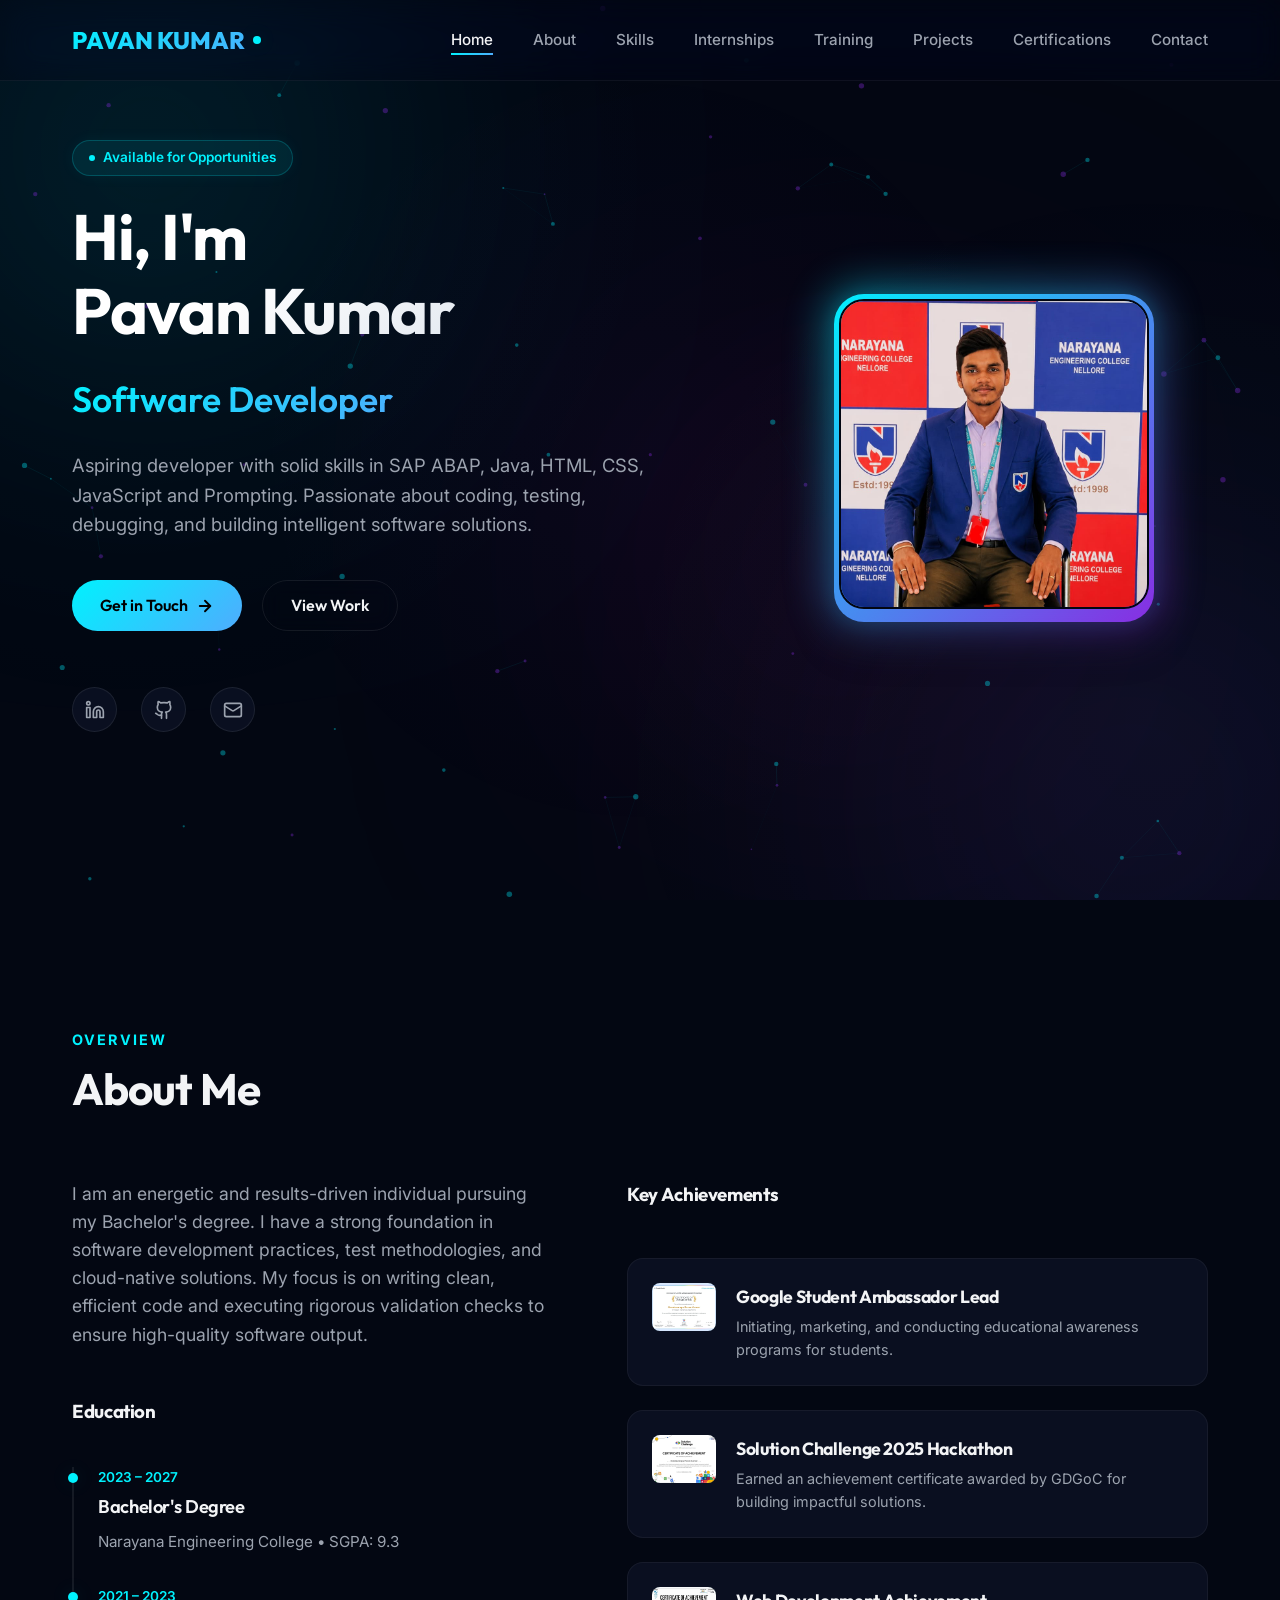
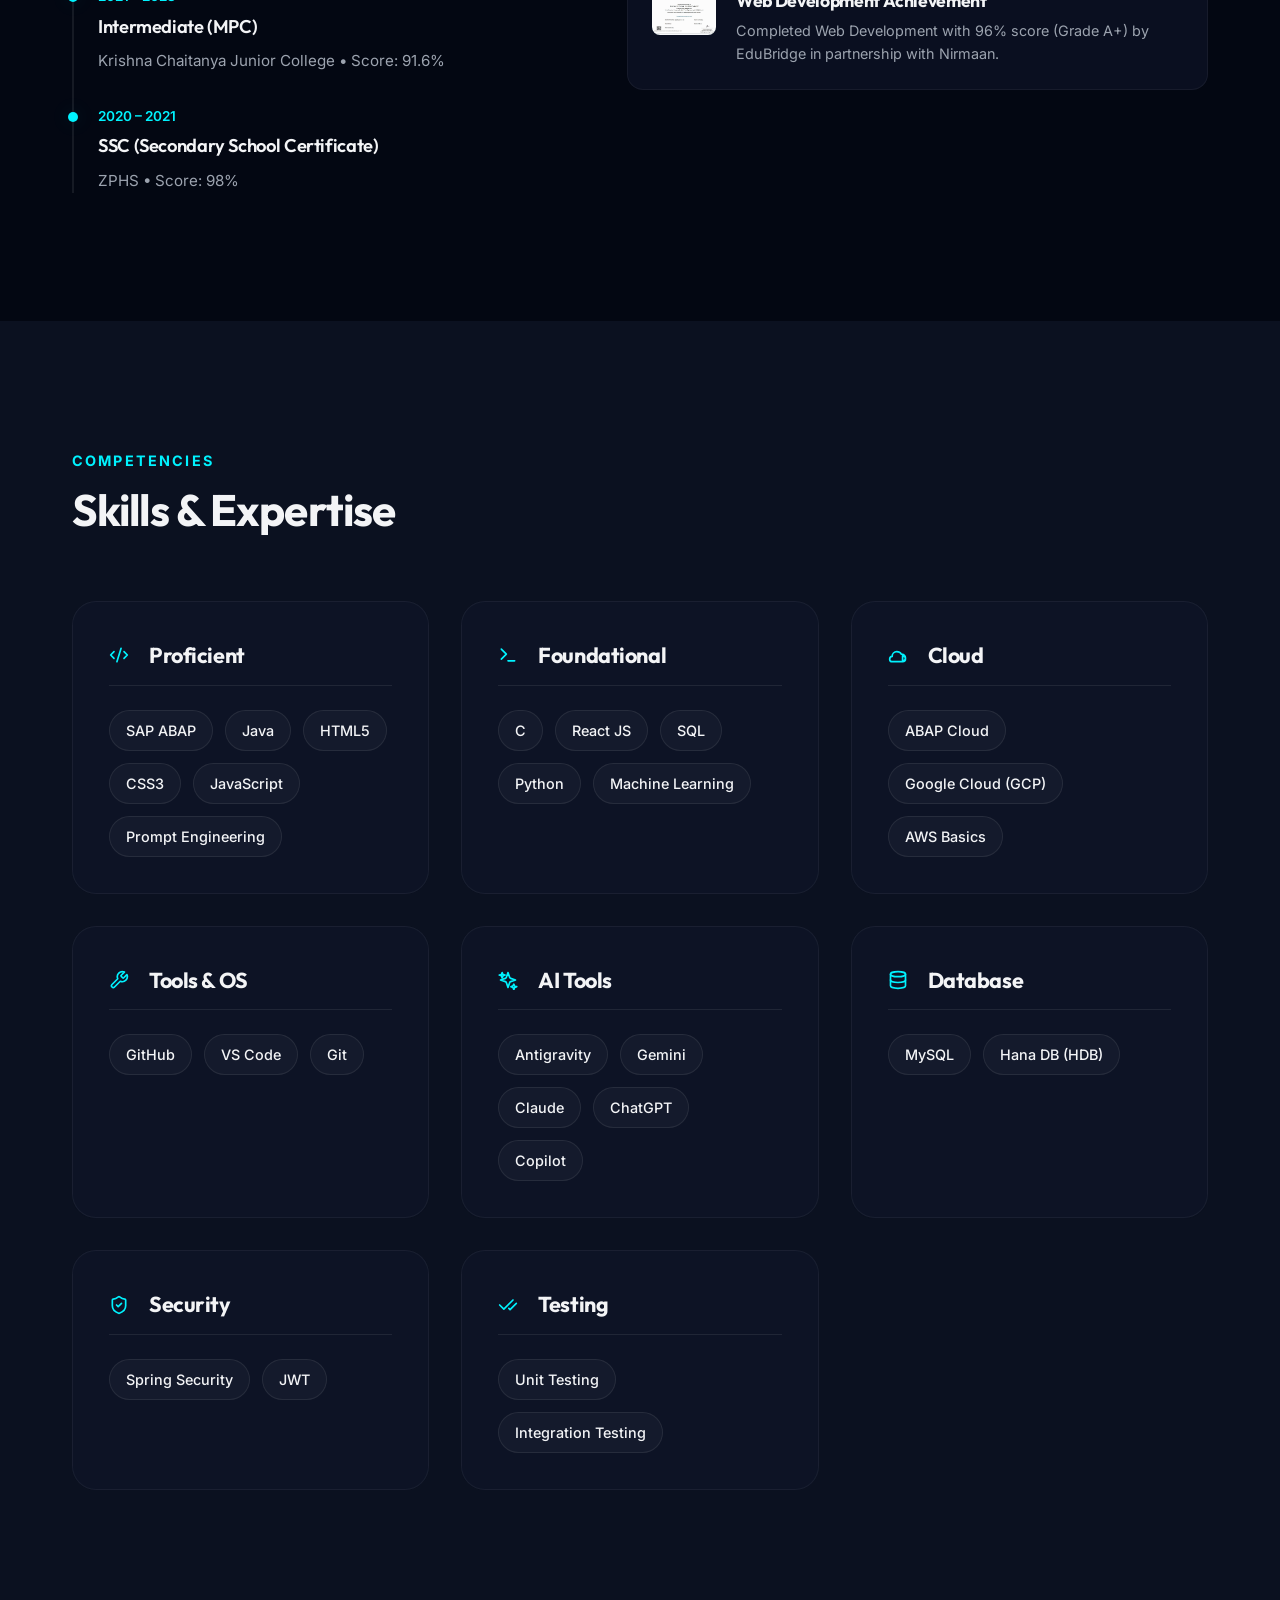
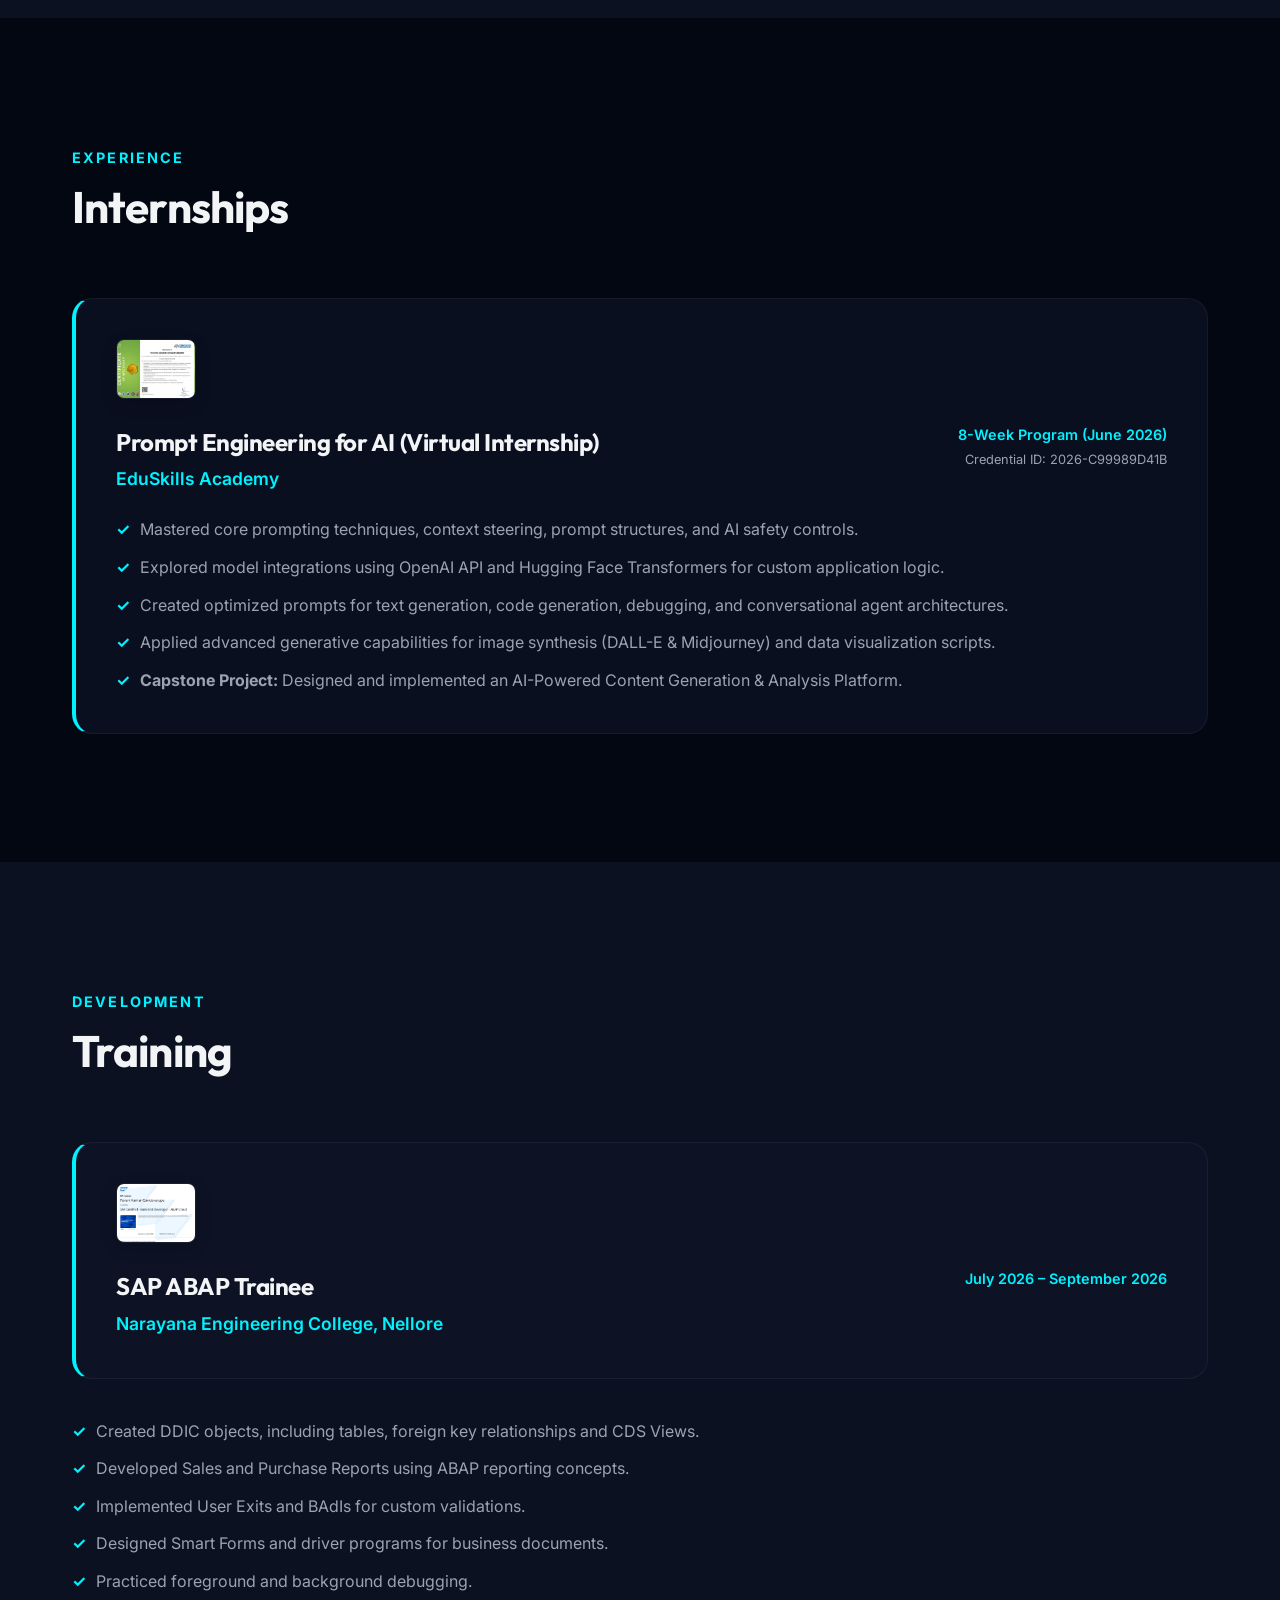
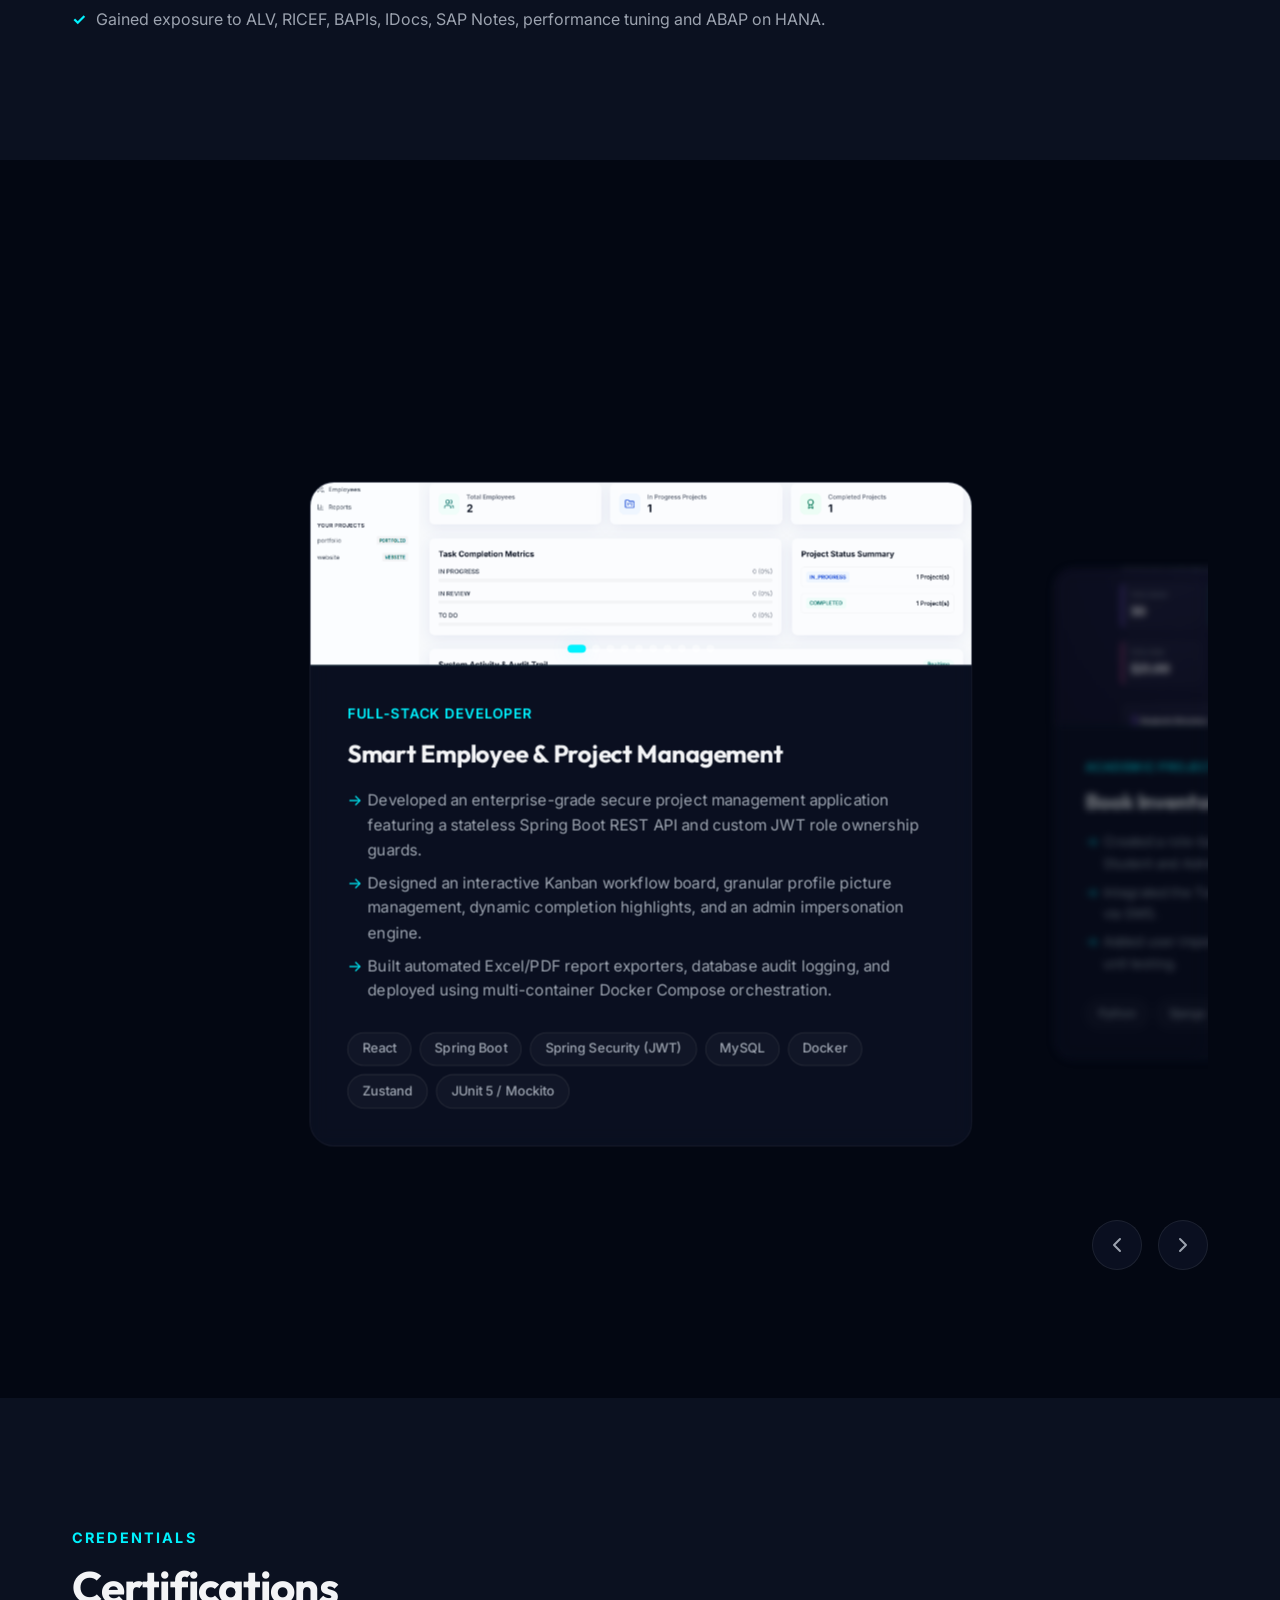
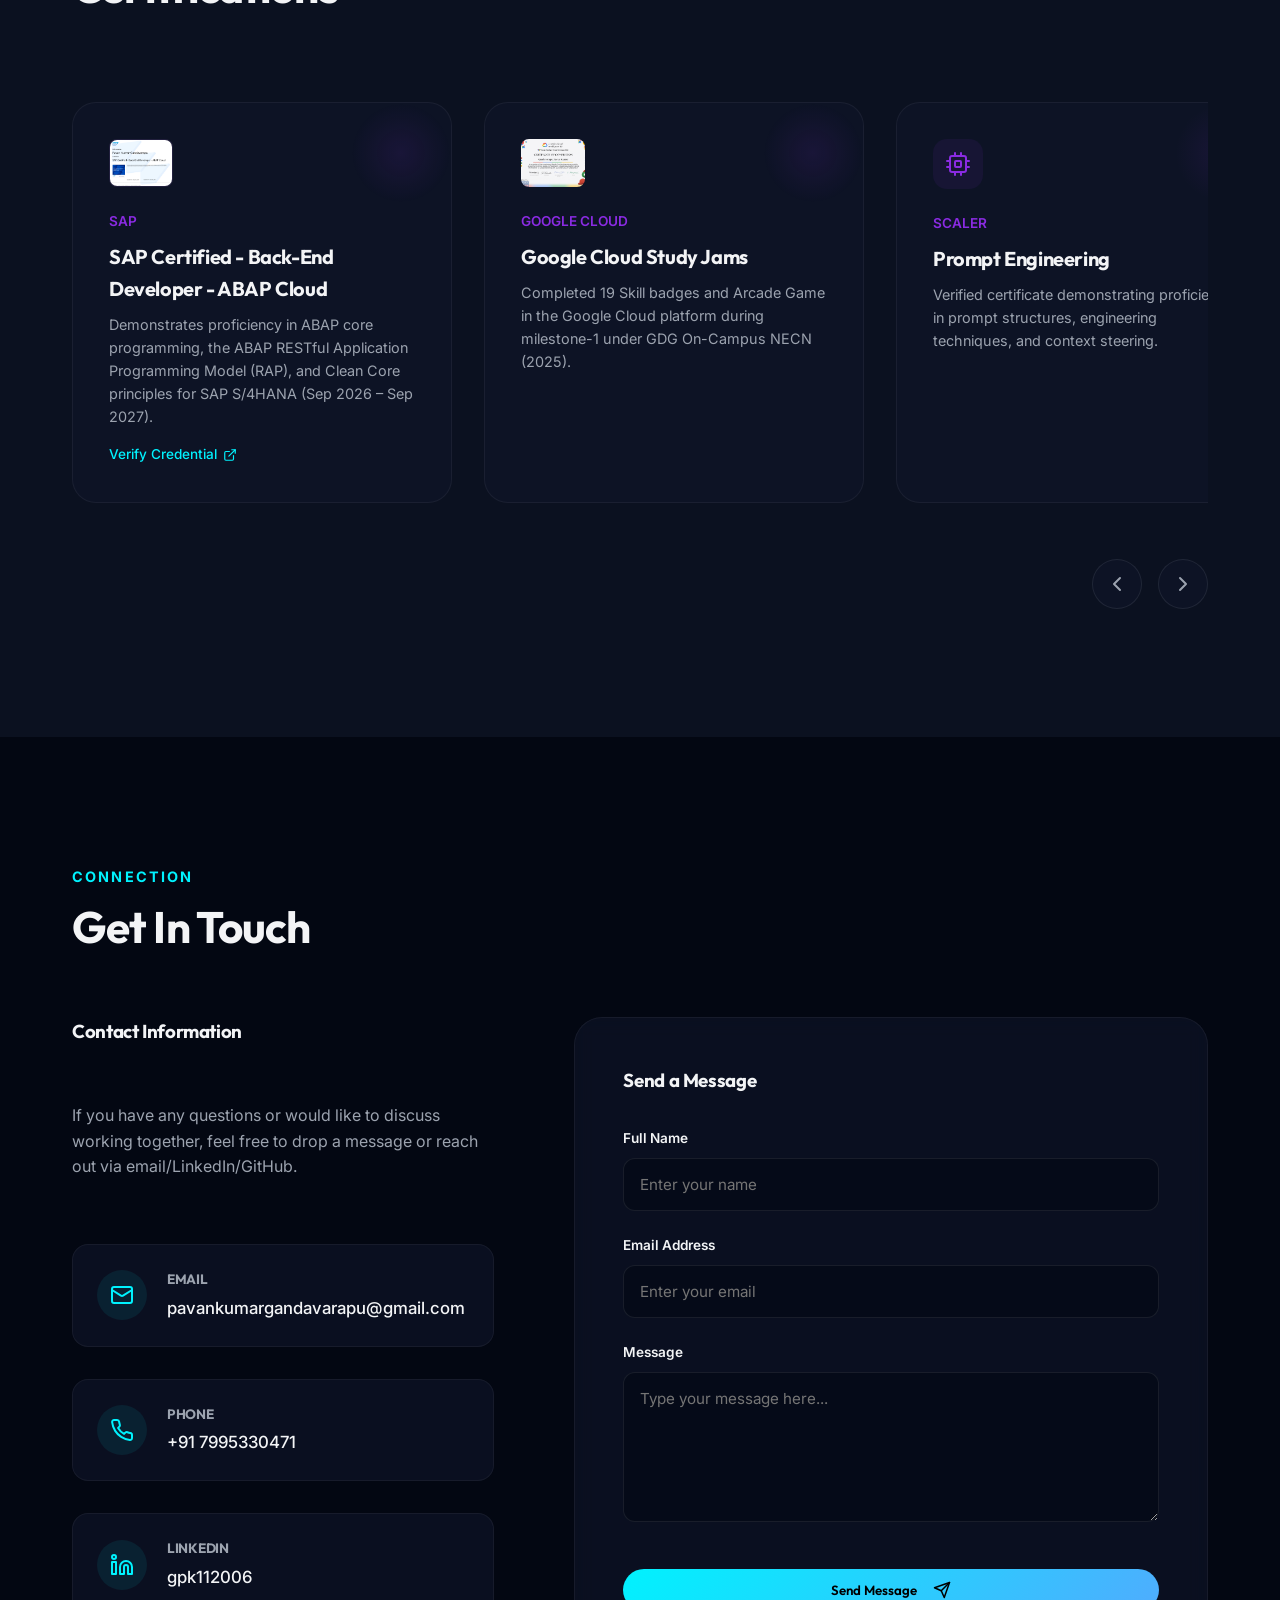
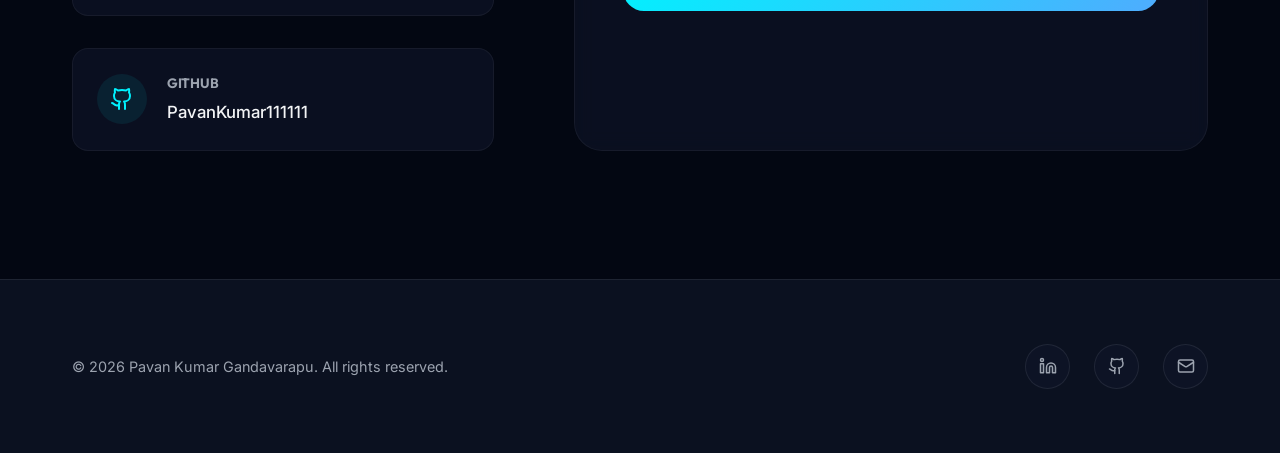
<file: index.html>
<!DOCTYPE html>
<html lang="en">
<head>
  <meta charset="UTF-8">
  <meta name="viewport" content="width=device-width, initial-scale=1.0">
  <meta name="description" content="Pavan Kumar Gandavarapu - Software Developer & Quality Analyst Portfolio. Explore projects, skills, education, and achievements.">
  <title>Pavan Kumar Gandavarapu | Portfolio</title>
  <link rel="stylesheet" href="style.css">
</head>
<body>

  <!-- Scroll Progress Bar -->
  <div class="scroll-progress-container">
    <div class="scroll-progress-bar"></div>
  </div>

  <!-- Background Floating Blur Blobs -->
  <div class="bg-blob-container">
    <div class="bg-blob blob-1"></div>
    <div class="bg-blob blob-2"></div>
    <div class="bg-blob blob-3"></div>
  </div>

  <!-- Background Grid Mesh -->
  <div class="bg-grid"></div>

  <!-- Header Navigation -->
  <header>
    <div class="container">
      <nav>
        <a href="#hero" class="logo">
          PAVAN KUMAR <span class="logo-dot"></span>
        </a>
        <ul class="nav-links">
          <li><a href="#hero" class="active">Home</a></li>
          <li><a href="#about">About</a></li>
          <li><a href="#skills">Skills</a></li>
          <li><a href="#internships">Internships</a></li>
          <li><a href="#training">Training</a></li>
          <li><a href="#projects">Projects</a></li>
          <li><a href="#certifications">Certifications</a></li>
          <li><a href="#contact">Contact</a></li>
        </ul>
        <button class="mobile-menu-btn" aria-label="Toggle navigation menu">
          <span></span>
          <span></span>
          <span></span>
        </button>
      </nav>
    </div>
  </header>

  <main>
    <!-- Hero Section -->
    <section id="hero" class="hero">
      <!-- Animated Particle Canvas -->
      <canvas id="hero-particles" class="hero-particles-canvas"></canvas>
      <div class="container hero-wrapper">
        <div class="hero-content">
          <div class="hero-tag">Available for Opportunities</div>
          <h1>Hi, I'm <br>Pavan Kumar</h1>
          <div class="hero-typing" data-roles='["Software Developer", "Quality Analyst", "Prompt Engineer", "Web Developer"]'></div>
          <p class="hero-desc">
            Aspiring developer with solid skills in SAP ABAP, Java, HTML, CSS, JavaScript and Prompting. Passionate about coding, testing, debugging, and building intelligent software solutions.
          </p>
          <div class="hero-cta">
            <a href="#contact" class="btn btn-primary">
              Get in Touch 
              <svg xmlns="http://www.w3.org/2000/svg" width="18" height="18" viewBox="0 0 24 24" fill="none" stroke="currentColor" stroke-width="2.5" stroke-linecap="round" stroke-linejoin="round" class="lucide lucide-arrow-right"><path d="M5 12h14"/><path d="m12 5 7 7-7 7"/></svg>
            </a>
            <a href="#projects" class="btn btn-secondary">View Work</a>
          </div>
          <div class="hero-socials">
            <a href="http://www.linkedin.com/in/gpk112006" target="_blank" rel="noopener noreferrer" class="social-link" aria-label="LinkedIn">
              <svg xmlns="http://www.w3.org/2000/svg" width="20" height="20" viewBox="0 0 24 24" fill="none" stroke="currentColor" stroke-width="2" stroke-linecap="round" stroke-linejoin="round" class="lucide lucide-linkedin"><path d="M16 8a6 6 0 0 1 6 6v7h-4v-7a2 2 0 0 0-2-2 2 2 0 0 0-2 2v7h-4v-7a6 6 0 0 1 6-6z"/><rect width="4" height="12" x="2" y="9"/><circle cx="4" cy="4" r="2"/></svg>
            </a>
            <a href="https://github.com/PavanKumar111111" target="_blank" rel="noopener noreferrer" class="social-link" aria-label="GitHub">
              <svg xmlns="http://www.w3.org/2000/svg" width="20" height="20" viewBox="0 0 24 24" fill="none" stroke="currentColor" stroke-width="2" stroke-linecap="round" stroke-linejoin="round" class="lucide lucide-github"><path d="M15 22v-4a4.8 4.8 0 0 0-1-3.5c3 0 6-2 6-5.5.08-1.25-.27-2.48-1-3.5.28-1.15.28-2.35 0-3.5 0 0-1 0-3 1.5-2.64-.5-5.36-.5-8 0C6 2 5 2 5 2c-.3 1.15-.3 2.35 0 3.5A5.403 5.403 0 0 0 4 9c0 3.5 3 5.5 6 5.5-.39.49-.68 1.05-.85 1.65-.17.6-.22 1.23-.15 1.85v4"/><path d="M9 18c-4.51 2-5-2-7-2"/></svg>
            </a>
            <a href="mailto:pavankumargandavarapu@gmail.com" class="social-link" aria-label="Email">
              <svg xmlns="http://www.w3.org/2000/svg" width="20" height="20" viewBox="0 0 24 24" fill="none" stroke="currentColor" stroke-width="2" stroke-linecap="round" stroke-linejoin="round" class="lucide lucide-mail"><rect width="20" height="16" x="2" y="4" rx="2"/><path d="m22 7-8.97 5.7a1.94 1.94 0 0 1-2.06 0L2 7"/></svg>
            </a>
          </div>
        </div>

        <div class="hero-visual">
          <div class="profile-image-wrapper">
            <img src="profile.jpg" alt="Pavan Kumar Gandavarapu" class="profile-img">
          </div>
        </div>
      </div>
    </section>

    <!-- About Section -->
    <section id="about">
      <div class="container">
        <div class="section-header reveal">
          <span class="section-tag">Overview</span>
          <h2 class="section-title">About Me</h2>
        </div>
        
        <div class="about-grid">
          <div class="about-details reveal">
            <p class="about-text">
              I am an energetic and results-driven individual pursuing my Bachelor's degree. I have a strong foundation in software development practices, test methodologies, and cloud-native solutions. My focus is on writing clean, efficient code and executing rigorous validation checks to ensure high-quality software output.
            </p>
            
            <h3 style="margin-top: 1rem; margin-bottom: 0.5rem; font-family: var(--font-heading);">Education</h3>
            <div class="timeline">
              <div class="timeline-item">
                <div class="timeline-dot"></div>
                <div class="timeline-meta">2023 – 2027</div>
                <h4 class="timeline-title">Bachelor's Degree</h4>
                <p class="timeline-desc">Narayana Engineering College • SGPA: 9.3</p>
              </div>
              <div class="timeline-item">
                <div class="timeline-dot"></div>
                <div class="timeline-meta">2021 – 2023</div>
                <h4 class="timeline-title">Intermediate (MPC)</h4>
                <p class="timeline-desc">Krishna Chaitanya Junior College • Score: 91.6%</p>
              </div>
              <div class="timeline-item">
                <div class="timeline-dot"></div>
                <div class="timeline-meta">2020 – 2021</div>
                <h4 class="timeline-title">SSC (Secondary School Certificate)</h4>
                <p class="timeline-desc">ZPHS • Score: 98%</p>
              </div>
            </div>
          </div>

          <div class="about-achievements reveal">
            <h3 style="margin-bottom: 1.5rem; font-family: var(--font-heading);">Key Achievements</h3>
            
            <div class="achievement-card">
              <div class="achievement-icon" style="width: 64px; height: 48px; padding: 0; overflow: hidden; border-radius: 8px; flex-shrink: 0;">
                <img src="ambassador.png" alt="Google Student Ambassador - Certificate of Completion" class="project-img-cover" style="width: 100%; height: 100%; object-fit: cover;">
              </div>
              <div class="achievement-content">
                <h4>Google Student Ambassador Lead</h4>
                <p>Initiating, marketing, and conducting educational awareness programs for students.</p>
              </div>
            </div>

            <div class="achievement-card">
              <div class="achievement-icon" style="width: 64px; height: 48px; padding: 0; overflow: hidden; border-radius: 8px; flex-shrink: 0;">
                <img src="solution_challenge.png" alt="GDG on Campus Solution Challenge - Certificate of Achievement" class="project-img-cover" style="width: 100%; height: 100%; object-fit: cover;">
              </div>
              <div class="achievement-content">
                <h4>Solution Challenge 2025 Hackathon</h4>
                <p>Earned an achievement certificate awarded by GDGoC for building impactful solutions.</p>
              </div>
            </div>

            <div class="achievement-card">
              <div class="achievement-icon" style="width: 64px; height: 48px; padding: 0; overflow: hidden; border-radius: 8px; flex-shrink: 0;">
                <img src="web_dev_cert.png" alt="Web Development with MERN Stack - Certificate of Achievement" class="project-img-cover" style="width: 100%; height: 100%; object-fit: cover;">
              </div>
              <div class="achievement-content">
                <h4>Web Development Achievement</h4>
                <p>Completed Web Development with 96% score (Grade A+) by EduBridge in partnership with Nirmaan.</p>
              </div>
            </div>
          </div>
        </div>
      </div>
    </section>

    <!-- Skills Section -->
    <section id="skills" style="background-color: var(--color-bg-alt);">
      <div class="container">
        <div class="section-header reveal">
          <span class="section-tag">Competencies</span>
          <h2 class="section-title">Skills & Expertise</h2>
        </div>

        <div class="skills-grid reveal">
          <!-- Category 1 -->
          <div class="skills-category">
            <h3>
              <svg xmlns="http://www.w3.org/2000/svg" width="20" height="20" viewBox="0 0 24 24" fill="none" stroke="currentColor" stroke-width="2" stroke-linecap="round" stroke-linejoin="round" class="lucide lucide-code-2" style="margin-right: 8px;"><path d="m18 16 4-4-4-4"/><path d="m6 8-4 4 4 4"/><path d="m14.5 4-5 16"/></svg>
              Proficient
            </h3>
            <div class="skills-list">
              <span class="skill-tag">SAP ABAP</span>
              <span class="skill-tag">Java</span>
              <span class="skill-tag">HTML5</span>
              <span class="skill-tag">CSS3</span>
              <span class="skill-tag">JavaScript</span>
              <span class="skill-tag">Prompt Engineering</span>
            </div>
          </div>

          <!-- Category 2 -->
          <div class="skills-category">
            <h3>
              <svg xmlns="http://www.w3.org/2000/svg" width="20" height="20" viewBox="0 0 24 24" fill="none" stroke="currentColor" stroke-width="2" stroke-linecap="round" stroke-linejoin="round" class="lucide lucide-terminal" style="margin-right: 8px;"><polyline points="4 17 10 11 4 5"/><line x1="12" x2="20" y1="19" y2="19"/></svg>
              Foundational
            </h3>
            <div class="skills-list">
              <span class="skill-tag">C</span>
              <span class="skill-tag">React JS</span>
              <span class="skill-tag">SQL</span>
              <span class="skill-tag">Python</span>
              <span class="skill-tag">Machine Learning</span>
            </div>
          </div>

          <!-- Category 3 -->
          <div class="skills-category">
            <h3>
              <svg xmlns="http://www.w3.org/2000/svg" width="20" height="20" viewBox="0 0 24 24" fill="none" stroke="currentColor" stroke-width="2" stroke-linecap="round" stroke-linejoin="round" class="lucide lucide-cloud" style="margin-right: 8px;"><path d="M17.5 19A3.5 3.5 0 0 0 21 15.5c0-2.79-2.54-4.5-5-4.5-.42-1.04-1.21-1.88-2.22-2.39S11.65 8 10.5 8a5.5 5.5 0 0 0-5.5 5.5C5 13.52 5.02 13.62 5.04 13.73A3.5 3.5 0 0 0 2 17a3 3 0 0 0 3 3h12.5a3.5 3.5 0 0 0 0-7z"/></svg>
              Cloud
            </h3>
            <div class="skills-list">
              <span class="skill-tag">ABAP Cloud</span>
              <span class="skill-tag">Google Cloud (GCP)</span>
              <span class="skill-tag">AWS Basics</span>
            </div>
          </div>

          <!-- Category 4 -->
          <div class="skills-category">
            <h3>
              <svg xmlns="http://www.w3.org/2000/svg" width="20" height="20" viewBox="0 0 24 24" fill="none" stroke="currentColor" stroke-width="2" stroke-linecap="round" stroke-linejoin="round" class="lucide lucide-wrench" style="margin-right: 8px;"><path d="M14.7 6.3a1 1 0 0 0 0 1.4l1.6 1.6a1 1 0 0 0 1.4 0l3.77-3.77a6 6 0 0 1-7.94 7.94l-6.91 6.91a2.12 2.12 0 0 1-3-3l6.91-6.91a6 6 0 0 1 7.94-7.94l-3.76 3.76z"/></svg>
              Tools & OS
            </h3>
            <div class="skills-list">
              <span class="skill-tag">GitHub</span>
              <span class="skill-tag">VS Code</span>
              <span class="skill-tag">Git</span>
            </div>
          </div>

          <!-- Category 5 -->
          <div class="skills-category">
            <h3>
              <svg xmlns="http://www.w3.org/2000/svg" width="20" height="20" viewBox="0 0 24 24" fill="none" stroke="currentColor" stroke-width="2" stroke-linecap="round" stroke-linejoin="round" class="lucide lucide-sparkles" style="margin-right: 8px;"><path d="m12 3-1.912 5.813a2 2 0 0 1-1.275 1.275L3 12l5.813 1.912a2 2 0 0 1 1.275 1.275L12 21l1.912-5.813a2 2 0 0 1 1.275-1.275L21 12l-5.813-1.912a2 2 0 0 1-1.275-1.275L12 3Z"/><path d="m5 3 1 2.5L8.5 6 6 7 5 9.5 4 7 1.5 6 4 5.5z"/><path d="m19 17 1 2.5 2.5.5-2.5 1-1 2.5-1-2.5-2.5-1 2.5-1z"/></svg>
              AI Tools
            </h3>
            <div class="skills-list">
              <span class="skill-tag">Antigravity</span>
              <span class="skill-tag">Gemini</span>
              <span class="skill-tag">Claude</span>
              <span class="skill-tag">ChatGPT</span>
              <span class="skill-tag">Copilot</span>
            </div>
          </div>

          <!-- Category 6 -->
          <div class="skills-category">
            <h3>
              <svg xmlns="http://www.w3.org/2000/svg" width="20" height="20" viewBox="0 0 24 24" fill="none" stroke="currentColor" stroke-width="2" stroke-linecap="round" stroke-linejoin="round" class="lucide lucide-database" style="margin-right: 8px;"><ellipse cx="12" cy="5" rx="9" ry="3"/><path d="M3 5V19A9 3 0 0 0 21 19V5"/><path d="M3 12A9 3 0 0 0 21 12"/></svg>
              Database
            </h3>
            <div class="skills-list">
              <span class="skill-tag">MySQL</span>
              <span class="skill-tag">Hana DB (HDB)</span>
            </div>
          </div>

          <!-- Category 7 -->
          <div class="skills-category">
            <h3>
              <svg xmlns="http://www.w3.org/2000/svg" width="20" height="20" viewBox="0 0 24 24" fill="none" stroke="currentColor" stroke-width="2" stroke-linecap="round" stroke-linejoin="round" class="lucide lucide-shield-check" style="margin-right: 8px;"><path d="M20 13c0 5-3.5 7.5-7.66 8.95a1 1 0 0 1-.67-.01C7.5 20.5 4 18 4 13V6a1 1 0 0 1 1-1c2 0 4.5-1.2 6.24-2.72a1.17 1.17 0 0 1 1.52 0C14.51 3.81 17 5 19 5a1 1 0 0 1 1 1z"/><path d="m9 12 2 2 4-4"/></svg>
              Security
            </h3>
            <div class="skills-list">
              <span class="skill-tag">Spring Security</span>
              <span class="skill-tag">JWT</span>
            </div>
          </div>

          <!-- Category 8 -->
          <div class="skills-category">
            <h3>
              <svg xmlns="http://www.w3.org/2000/svg" width="20" height="20" viewBox="0 0 24 24" fill="none" stroke="currentColor" stroke-width="2" stroke-linecap="round" stroke-linejoin="round" class="lucide lucide-check-check" style="margin-right: 8px;"><path d="M18 6 7 17l-5-5"/><path d="m22 10-7.5 7.5L13 16"/></svg>
              Testing
            </h3>
            <div class="skills-list">
              <span class="skill-tag">Unit Testing</span>
              <span class="skill-tag">Integration Testing</span>
            </div>
          </div>
        </div>
      </div>
    </section>

    <!-- Internships Section -->
    <section id="internships">
      <div class="container">
        <div class="section-header reveal">
          <span class="section-tag">Experience</span>
          <h2 class="section-title">Internships</h2>
        </div>

        <div class="internships-list reveal">
          <!-- Internship 1 -->
          <div class="internship-card">
            <div class="internship-header" style="display: flex; gap: 1.5rem; align-items: center; margin-bottom: 1.5rem;">
              <div class="internship-cert-thumb" style="width: 80px; height: 60px; padding: 0; overflow: hidden; border-radius: 8px; flex-shrink: 0; border: 1px solid var(--color-glass-border); box-shadow: 0 5px 15px rgba(0,0,0,0.2);">
                <img src="internship.png" alt="EduSkills Academy Prompt Engineering Virtual Internship - Certificate" class="project-img-cover" style="width: 100%; height: 100%; object-fit: cover;">
              </div>
              <div style="flex-grow: 1; display: flex; justify-content: space-between; flex-wrap: wrap; gap: 1rem; width: 100%;">
                <div class="internship-title">
                  <h3>Prompt Engineering for AI (Virtual Internship)</h3>
                  <span class="internship-company">EduSkills Academy</span>
                </div>
                <div class="internship-meta" style="text-align: right;">
                  <div class="internship-date">8-Week Program (June 2026)</div>
                  <div class="internship-id">Credential ID: 2026-C99989D41B</div>
                </div>
              </div>
            </div>
            <ul class="internship-bullets">
              <li>Mastered core prompting techniques, context steering, prompt structures, and AI safety controls.</li>
              <li>Explored model integrations using OpenAI API and Hugging Face Transformers for custom application logic.</li>
              <li>Created optimized prompts for text generation, code generation, debugging, and conversational agent architectures.</li>
              <li>Applied advanced generative capabilities for image synthesis (DALL-E & Midjourney) and data visualization scripts.</li>
              <li><strong>Capstone Project:</strong> Designed and implemented an AI-Powered Content Generation & Analysis Platform.</li>
            </ul>
          </div>
        </div>
      </div>
    </section>

    <!-- Training Section -->
    <section id="training" style="background-color: var(--color-bg-alt);">
      <div class="container">
        <div class="section-header reveal">
          <span class="section-tag">Development</span>
          <h2 class="section-title">Training</h2>
        </div>

        <div class="internships-list reveal">
          <!-- Training 1 -->
          <div class="internship-card">
            <div class="internship-header" style="display: flex; gap: 1.5rem; align-items: center; margin-bottom: 1.5rem;">
             <div class="internship-cert-thumb" style="width: 80px; height: 60px; padding: 0; overflow: hidden; border-radius: 8px; flex-shrink: 0; border: 1px solid var(--color-glass-border); box-shadow: 0 5px 15px rgba(0,0,0,0.2);">
                <img src="sap_abap_cert.png" alt="SAP ABAP - Certificate" class="project-img-cover" style="width: 100%; height: 100%; object-fit: cover;">
              </div>
              </div>
              <div style="flex-grow: 1; display: flex; justify-content: space-between; flex-wrap: wrap; gap: 1rem; width: 100%;">
                <div class="internship-title">
                  <h3>SAP ABAP Trainee</h3>
                  <span class="internship-company">Narayana Engineering College, Nellore</span>
                </div>
                <div class="internship-meta" style="text-align: right;">
                  <div class="internship-date">July 2026 – September 2026</div>
                </div>
              </div>
            </div>
            <ul class="internship-bullets">
              <li>Created DDIC objects, including tables, foreign key relationships and CDS Views.</li>
              <li>Developed Sales and Purchase Reports using ABAP reporting concepts.</li>
              <li>Implemented User Exits and BAdIs for custom validations.</li>
              <li>Designed Smart Forms and driver programs for business documents.</li>
              <li>Practiced foreground and background debugging.</li>
              <li>Gained exposure to ALV, RICEF, BAPIs, IDocs, SAP Notes, performance tuning and ABAP on HANA.</li>
            </ul>
          </div>
        </div>
      </div>
    </section>

    <!-- Projects Section -->
    <section id="projects">
      <div class="container">
        <div class="section-header reveal">
          <span class="section-tag">My Work</span>
          <h2 class="section-title">Featured Projects</h2>
        </div>

        <div class="projects-carousel-container reveal">
          <div class="projects-wrapper">
            <!-- Project 1: Smart Employee & Project Management -->
            <div class="project-card">
              <div class="project-header-visual" style="padding: 0; position: relative;">
                <div class="project-slides">
                  <img src="ep1.png" alt="Smart E&P - Administrator Dashboard (Light)" class="project-img-cover active">
                  <img src="ep2.png" alt="Smart E&P - Administrator Dashboard (Dark)" class="project-img-cover">
                  <img src="ep3.png" alt="Smart E&P - Employee Directory" class="project-img-cover">
                  <img src="ep4.png" alt="Smart E&P - Project Showcase" class="project-img-cover">
                  <img src="ep5.png" alt="Smart E&P - System Reports" class="project-img-cover">
                  <img src="ep6.png" alt="Smart E&P - Add New Employee Modal Validation" class="project-img-cover">
                  <img src="ep7.png" alt="Smart E&P - Employee Dashboard" class="project-img-cover">
                  <img src="ep8.png" alt="Smart E&P - 2-Factor Authentication" class="project-img-cover">
                  <img src="ep9.png" alt="Smart E&P - Admin Impersonating Employee view" class="project-img-cover">
                  <img src="ep10.png" alt="Smart E&P - Create New Project Validation" class="project-img-cover">
                </div>
                <div class="slide-dots">
                  <span class="slide-dot active" data-slide-index="0"></span>
                  <span class="slide-dot" data-slide-index="1"></span>
                  <span class="slide-dot" data-slide-index="2"></span>
                  <span class="slide-dot" data-slide-index="3"></span>
                  <span class="slide-dot" data-slide-index="4"></span>
                  <span class="slide-dot" data-slide-index="5"></span>
                  <span class="slide-dot" data-slide-index="6"></span>
                  <span class="slide-dot" data-slide-index="7"></span>
                  <span class="slide-dot" data-slide-index="8"></span>
                  <span class="slide-dot" data-slide-index="9"></span>
                </div>
              </div>
              <div class="project-info">
                <span class="project-meta">Full-Stack Developer</span>
                <h3>Smart Employee & Project Management</h3>
                <div class="project-desc">
                  <ul>
                    <li>Developed an enterprise-grade secure project management application featuring a stateless Spring Boot REST API and custom JWT role ownership guards.</li>
                    <li>Designed an interactive Kanban workflow board, granular profile picture management, dynamic completion highlights, and an admin impersonation engine.</li>
                    <li>Built automated Excel/PDF report exporters, database audit logging, and deployed using multi-container Docker Compose orchestration.</li>
                  </ul>
                </div>
                <div class="project-tech">
                  <span class="tech-pill">React</span>
                  <span class="tech-pill">Spring Boot</span>
                  <span class="tech-pill">Spring Security (JWT)</span>
                  <span class="tech-pill">MySQL</span>
                  <span class="tech-pill">Docker</span>
                  <span class="tech-pill">Zustand</span>
                  <span class="tech-pill">JUnit 5 / Mockito</span>
                </div>
              </div>
            </div>

            <!-- Project 2: Book Inventory Management -->
            <div class="project-card">
              <div class="project-header-visual" style="padding: 0; position: relative;">
                <div class="project-slides">
                  <img src="book1.png" alt="Book Inventory - Admin Dashboard" class="project-img-cover active">
                  <img src="book2.png" alt="Book Inventory - Student Management" class="project-img-cover">
                  <img src="book3.png" alt="Book Inventory - Recent Borrowing Activity" class="project-img-cover">
                  <img src="book4.png" alt="Book Inventory - Library Search Catalog" class="project-img-cover">
                </div>
                <div class="slide-dots">
                  <span class="slide-dot active" data-slide-index="0"></span>
                  <span class="slide-dot" data-slide-index="1"></span>
                  <span class="slide-dot" data-slide-index="2"></span>
                  <span class="slide-dot" data-slide-index="3"></span>
                </div>
              </div>
              <div class="project-info">
                <span class="project-meta">Academic Project</span>
                <h3>Book Inventory Management</h3>
                <div class="project-desc">
                  <ul>
                    <li>Created a role-based book inventory management database with secure Student and Admin portals.</li>
                    <li>Integrated the Twilio API to automatically dispatch overdue notices and alerts via SMS.</li>
                    <li>Added user impersonation, instant filter search, automated fine logs, and solid unit testing.</li>
                  </ul>
                </div>
                <div class="project-tech">
                  <span class="tech-pill">Python</span>
                  <span class="tech-pill">Django</span>
                  <span class="tech-pill">SQLite</span>
                  <span class="tech-pill">Twilio API</span>
                  <span class="tech-pill">Unit Testing</span>
                </div>
              </div>
            </div>

            <!-- Project 3: Tomato Leaf Disease Classification -->
            <div class="project-card">
              <div class="project-header-visual">
                <div class="project-icon-wrapper">
                  <svg xmlns="http://www.w3.org/2000/svg" width="32" height="32" viewBox="0 0 24 24" fill="none" stroke="currentColor" stroke-width="2" stroke-linecap="round" stroke-linejoin="round" class="lucide lucide-leaf"><path d="M11 20A7 7 0 0 1 9.8 6.1C15.5 5 17 4.48 19 2c1 2 2 3.58 1 9.8a7 7 0 0 1-9 8.2z"/><path d="M9 22v-4h-2a3 3 0 0 1-3-3V8"/></svg>
                </div>
              </div>
              <div class="project-info">
                <span class="project-meta">Research Project</span>
                <h3>Tomato Leaf Disease Classification</h3>
                <div class="project-desc">
                  <ul>
                    <li>Developed a hybrid deep learning + machine learning framework to classify 10 tomato leaf disease categories.</li>
                    <li>Extracted high-level discriminative features using pre-trained MobileNetV2 architecture, followed by PCA dimensionality reduction.</li>
                    <li>Systematically evaluated 10 classifiers; SVM (RBF) achieved best overall metrics (~90.6% accuracy, 99.5% ROC-AUC).</li>
                  </ul>
                </div>
                <div class="project-tech">
                  <span class="tech-pill">Python</span>
                  <span class="tech-pill">MobileNetV2</span>
                  <span class="tech-pill">PCA</span>
                  <span class="tech-pill">SVM</span>
                  <span class="tech-pill">Scikit-Learn</span>
                  <span class="tech-pill">TensorFlow</span>
                </div>
              </div>
            </div>

            <!-- Project 4: AI-Driven Agricultural Platform -->
            <div class="project-card">
              <div class="project-header-visual" style="padding: 0;">
                <img src="agritech.png" alt="AgriTech Project Showcase" class="project-img-cover">
              </div>
              <div class="project-info">
                <span class="project-meta">Jan 2025 – Mar 2025</span>
                <h3>AI-Driven Agricultural Platform</h3>
                <div class="project-desc">
                  <ul>
                    <li>Led a 4-member team to construct an agricultural platform prototype helping small/marginal farmers.</li>
                    <li>Delivered real-time analytics and insights on soil health, weather forecasts, and market trends.</li>
                    <li>Integrated an intelligent AI Chatbot to guide users on farming practices and government schemes.</li>
                  </ul>
                </div>
                <div class="project-tech">
                  <span class="tech-pill">Python</span>
                  <span class="tech-pill">AI Chatbot</span>
                  <span class="tech-pill">Data Analytics</span>
                  <span class="tech-pill">Team Lead</span>
                </div>
              </div>
            </div>
          </div>
          <!-- Carousel Controls -->
          <div class="certs-nav" style="margin-top: 2rem;">
            <button class="certs-nav-btn" id="project-prev" aria-label="Previous projects">
              <svg xmlns="http://www.w3.org/2000/svg" width="24" height="24" viewBox="0 0 24 24" fill="none" stroke="currentColor" stroke-width="2" stroke-linecap="round" stroke-linejoin="round" class="lucide lucide-chevron-left"><path d="m15 18-6-6 6-6"/></svg>
            </button>
            <button class="certs-nav-btn" id="project-next" aria-label="Next projects">
              <svg xmlns="http://www.w3.org/2000/svg" width="24" height="24" viewBox="0 0 24 24" fill="none" stroke="currentColor" stroke-width="2" stroke-linecap="round" stroke-linejoin="round" class="lucide lucide-chevron-right"><path d="m9 18 6-6-6-6"/></svg>
            </button>
          </div>
        </div>
      </div>
    </section>

    <!-- Certifications Section -->
    <section id="certifications" style="background-color: var(--color-bg-alt);">
      <div class="container">
        <div class="section-header reveal">
          <span class="section-tag">Credentials</span>
          <h2 class="section-title">Certifications</h2>
        </div>

        <div class="certs-carousel-container reveal">
          <div class="certs-wrapper">
            <!-- Cert 1: SAP Certified Back-End Developer -->
            <div class="cert-card">
              <div class="cert-badge" style="width: 64px; height: 48px; padding: 0; overflow: hidden; border-radius: 8px; flex-shrink: 0; margin-bottom: 1.5rem; border: 1px solid var(--color-glass-border);">
                <img src="sap_abap_cert.png" alt="SAP Certified - Back-End Developer - ABAP Cloud" class="project-img-cover" style="width: 100%; height: 100%; object-fit: cover;">
              </div>
              <div class="cert-issuer">SAP</div>
              <h3>SAP Certified - Back-End Developer - ABAP Cloud</h3>
              <p class="cert-details">Demonstrates proficiency in ABAP core programming, the ABAP RESTful Application Programming Model (RAP), and Clean Core principles for SAP S/4HANA (Sep 2026 – Sep 2027).</p>
              <div>
                <a href="https://www.credly.com/badges/e33816d7-6ccc-4da6-92e5-0fb9e1ec4862" target="_blank" rel="noopener noreferrer" class="cert-verify-link">
                  Verify Credential
                  <svg xmlns="http://www.w3.org/2000/svg" width="14" height="14" viewBox="0 0 24 24" fill="none" stroke="currentColor" stroke-width="2" stroke-linecap="round" stroke-linejoin="round" class="lucide lucide-external-link"><path d="M15 3h6v6"/><path d="M10 14 21 3"/><path d="M18 13v6a2 2 0 0 1-2 2H5a2 2 0 0 1-2-2V8a2 2 0 0 1 2-2h6"/></svg>
                </a>
              </div>
            </div>

            <!-- Cert 2 -->
            <div class="cert-card">
              <div class="cert-badge" style="width: 64px; height: 48px; padding: 0; overflow: hidden; border-radius: 8px; flex-shrink: 0; margin-bottom: 1.5rem;">
                <img src="gcp_study_jams.png" alt="Google Cloud Study Jams '25 - Certificate of Completion" class="project-img-cover" style="width: 100%; height: 100%; object-fit: cover;">
              </div>
              <div class="cert-issuer">Google Cloud</div>
              <h3>Google Cloud Study Jams</h3>
              <p class="cert-details">Completed 19 Skill badges and Arcade Game in the Google Cloud platform during milestone-1 under GDG On-Campus NECN (2025).</p>
            </div>

            <!-- Cert 3 -->
            <div class="cert-card">
              <div class="cert-badge">
                <svg xmlns="http://www.w3.org/2000/svg" width="24" height="24" viewBox="0 0 24 24" fill="none" stroke="currentColor" stroke-width="2" stroke-linecap="round" stroke-linejoin="round" class="lucide lucide-cpu"><rect width="16" height="16" x="4" y="4" rx="2"/><rect width="6" height="6" x="9" y="9" rx="1"/><path d="M9 1v3"/><path d="M15 1v3"/><path d="M9 20v3"/><path d="M15 20v3"/><path d="M20 9h3"/><path d="M20 15h3"/><path d="M1 9h3"/><path d="M1 15h3"/></svg>
              </div>
              <div class="cert-issuer">Scaler</div>
              <h3>Prompt Engineering</h3>
              <p class="cert-details">Verified certificate demonstrating proficiency in prompt structures, engineering techniques, and context steering.</p>
            </div>

            <!-- Cert 4 -->
            <div class="cert-card">
              <div class="cert-badge" style="width: 64px; height: 48px; padding: 0; overflow: hidden; border-radius: 8px; flex-shrink: 0; margin-bottom: 1.5rem;">
                <img src="ai_essentials.png" alt="Google AI Essentials - Coursera Certification" class="project-img-cover" style="width: 100%; height: 100%; object-fit: cover;">
              </div>
              <div class="cert-issuer">Google & Coursera</div>
              <h3>Google AI Essentials</h3>
              <p class="cert-details">Acquired foundational AI expertise, learning to use generative AI tools to boost productivity, write prompts, and analyze data responsibly (Feb 2025).</p>
            </div>
          </div>

          <!-- Carousel Controls -->
          <div class="certs-nav">
            <button class="certs-nav-btn" id="cert-prev" aria-label="Previous certificates">
              <svg xmlns="http://www.w3.org/2000/svg" width="24" height="24" viewBox="0 0 24 24" fill="none" stroke="currentColor" stroke-width="2" stroke-linecap="round" stroke-linejoin="round" class="lucide lucide-chevron-left"><path d="m15 18-6-6 6-6"/></svg>
            </button>
            <button class="certs-nav-btn" id="cert-next" aria-label="Next certificates">
              <svg xmlns="http://www.w3.org/2000/svg" width="24" height="24" viewBox="0 0 24 24" fill="none" stroke="currentColor" stroke-width="2" stroke-linecap="round" stroke-linejoin="round" class="lucide lucide-chevron-right"><path d="m9 18 6-6-6-6"/></svg>
            </button>
          </div>
        </div>
      </div>
    </section>

    <!-- Contact Section -->
    <section id="contact">
      <div class="container">
        <div class="section-header reveal">
          <span class="section-tag">Connection</span>
          <h2 class="section-title">Get In Touch</h2>
        </div>

        <div class="contact-grid">
          <div class="contact-info reveal">
            <h3 style="font-family: var(--font-heading); margin-bottom: 1.5rem;">Contact Information</h3>
            <p style="color: var(--color-text-muted); margin-bottom: 2rem;">
              If you have any questions or would like to discuss working together, feel free to drop a message or reach out via email/LinkedIn/GitHub.
            </p>
            
            <div class="contact-card">
              <div class="contact-icon">
                <svg xmlns="http://www.w3.org/2000/svg" width="24" height="24" viewBox="0 0 24 24" fill="none" stroke="currentColor" stroke-width="2" stroke-linecap="round" stroke-linejoin="round" class="lucide lucide-mail"><rect width="20" height="16" x="2" y="4" rx="2"/><path d="m22 7-8.97 5.7a1.94 1.94 0 0 1-2.06 0L2 7"/></svg>
              </div>
              <div class="contact-details">
                <h4>Email</h4>
                <p><a href="mailto:pavankumargandavarapu@gmail.com">pavankumargandavarapu@gmail.com</a></p>
              </div>
            </div>

            <div class="contact-card">
              <div class="contact-icon">
                <svg xmlns="http://www.w3.org/2000/svg" width="24" height="24" viewBox="0 0 24 24" fill="none" stroke="currentColor" stroke-width="2" stroke-linecap="round" stroke-linejoin="round" class="lucide lucide-phone"><path d="M22 16.92v3a2 2 0 0 1-2.18 2 19.79 19.79 0 0 1-8.63-3.07 19.5 19.5 0 0 1-6-6 19.79 19.79 0 0 1-3.07-8.67A2 2 0 0 1 4.11 2h3a2 2 0 0 1 2 1.72 12.84 12.84 0 0 0 .7 2.81 2 2 0 0 1-.45 2.11L8.09 9.91a16 16 0 0 0 6 6l1.27-1.27a2 2 0 0 1 2.11-.45 12.84 12.84 0 0 0 2.81.7A2 2 0 0 1 22 16.92z"/></svg>
              </div>
              <div class="contact-details">
                <h4>Phone</h4>
                <p><a href="tel:+917995330471">+91 7995330471</a></p>
              </div>
            </div>

            <div class="contact-card">
              <div class="contact-icon">
                <svg xmlns="http://www.w3.org/2000/svg" width="24" height="24" viewBox="0 0 24 24" fill="none" stroke="currentColor" stroke-width="2" stroke-linecap="round" stroke-linejoin="round" class="lucide lucide-linkedin"><path d="M16 8a6 6 0 0 1 6 6v7h-4v-7a2 2 0 0 0-2-2 2 2 0 0 0-2 2v7h-4v-7a6 6 0 0 1 6-6z"/><rect width="4" height="12" x="2" y="9"/><circle cx="4" cy="4" r="2"/></svg>
              </div>
              <div class="contact-details">
                <h4>LinkedIn</h4>
                <p><a href="http://www.linkedin.com/in/gpk112006" target="_blank" rel="noopener noreferrer">gpk112006</a></p>
              </div>
            </div>

            <div class="contact-card">
              <div class="contact-icon">
                <svg xmlns="http://www.w3.org/2000/svg" width="24" height="24" viewBox="0 0 24 24" fill="none" stroke="currentColor" stroke-width="2" stroke-linecap="round" stroke-linejoin="round" class="lucide lucide-github"><path d="M15 22v-4a4.8 4.8 0 0 0-1-3.5c3 0 6-2 6-5.5.08-1.25-.27-2.48-1-3.5.28-1.15.28-2.35 0-3.5 0 0-1 0-3 1.5-2.64-.5-5.36-.5-8 0C6 2 5 2 5 2c-.3 1.15-.3 2.35 0 3.5A5.403 5.403 0 0 0 4 9c0 3.5 3 5.5 6 5.5-.39.49-.68 1.05-.85 1.65-.17.6-.22 1.23-.15 1.85v4"/><path d="M9 18c-4.51 2-5-2-7-2"/></svg>
              </div>
              <div class="contact-details">
                <h4>GitHub</h4>
                <p><a href="https://github.com/PavanKumar111111" target="_blank" rel="noopener noreferrer">PavanKumar111111</a></p>
              </div>
            </div>
          </div>

          <div class="contact-form reveal">
            <h3 style="font-family: var(--font-heading); margin-bottom: 2rem;">Send a Message</h3>
            <form action="https://formsubmit.co/pavankumargandavarapu@gmail.com" method="POST" id="portfolioContactForm">
              <!-- Disable captcha for seamless AJAX submit -->
              <input type="hidden" name="_captcha" value="false">
              <div class="form-group">
                <label for="formName">Full Name</label>
                <input type="text" id="formName" name="name" class="form-control" placeholder="Enter your name" required>
              </div>
              <div class="form-group">
                <label for="formEmail">Email Address</label>
                <input type="email" id="formEmail" name="email" class="form-control" placeholder="Enter your email" required>
              </div>
              <div class="form-group">
                <label for="formMessage">Message</label>
                <textarea id="formMessage" name="message" class="form-control" placeholder="Type your message here..." required></textarea>
              </div>
              <button type="submit" class="btn btn-primary" style="width: 100%; justify-content: center; margin-top: 1rem;">
                Send Message 
                <svg xmlns="http://www.w3.org/2000/svg" width="18" height="18" viewBox="0 0 24 24" fill="none" stroke="currentColor" stroke-width="2" stroke-linecap="round" stroke-linejoin="round" class="lucide lucide-send" style="margin-left: 8px;"><line x1="22" x2="11" y1="2" y2="13"/><polygon points="22 2 15 22 11 13 2 9 22 2"/></svg>
              </button>
              <div id="formStatus" class="form-status"></div>
            </form>
          </div>
        </div>
      </div>
    </section>
  </main>

  <footer>
    <div class="container footer-wrapper">
      <p class="copyright">
        &copy; 2026 Pavan Kumar Gandavarapu. All rights reserved.
      </p>
      <div class="hero-socials">
        <a href="http://www.linkedin.com/in/gpk112006" target="_blank" rel="noopener noreferrer" class="social-link" aria-label="LinkedIn">
          <svg xmlns="http://www.w3.org/2000/svg" width="18" height="18" viewBox="0 0 24 24" fill="none" stroke="currentColor" stroke-width="2" stroke-linecap="round" stroke-linejoin="round" class="lucide lucide-linkedin"><path d="M16 8a6 6 0 0 1 6 6v7h-4v-7a2 2 0 0 0-2-2 2 2 0 0 0-2 2v7h-4v-7a6 6 0 0 1 6-6z"/><rect width="4" height="12" x="2" y="9"/><circle cx="4" cy="4" r="2"/></svg>
        </a>
        <a href="https://github.com/PavanKumar111111" target="_blank" rel="noopener noreferrer" class="social-link" aria-label="GitHub">
          <svg xmlns="http://www.w3.org/2000/svg" width="18" height="18" viewBox="0 0 24 24" fill="none" stroke="currentColor" stroke-width="2" stroke-linecap="round" stroke-linejoin="round" class="lucide lucide-github"><path d="M15 22v-4a4.8 4.8 0 0 0-1-3.5c3 0 6-2 6-5.5.08-1.25-.27-2.48-1-3.5.28-1.15.28-2.35 0-3.5 0 0-1 0-3 1.5-2.64-.5-5.36-.5-8 0C6 2 5 2 5 2c-.3 1.15-.3 2.35 0 3.5A5.403 5.403 0 0 0 4 9c0 3.5 3 5.5 6 5.5-.39.49-.68 1.05-.85 1.65-.17.6-.22 1.23-.15 1.85v4"/><path d="M9 18c-4.51 2-5-2-7-2"/></svg>
        </a>
        <a href="mailto:pavankumargandavarapu@gmail.com" class="social-link" aria-label="Email">
          <svg xmlns="http://www.w3.org/2000/svg" width="18" height="18" viewBox="0 0 24 24" fill="none" stroke="currentColor" stroke-width="2" stroke-linecap="round" stroke-linejoin="round" class="lucide lucide-mail"><rect width="20" height="16" x="2" y="4" rx="2"/><path d="m22 7-8.97 5.7a1.94 1.94 0 0 1-2.06 0L2 7"/></svg>
        </a>
      </div>
    </div>
  </footer>

  <!-- Lightbox Modal for Images -->
  <div id="lightboxModal" class="lightbox-modal">
    <span class="lightbox-close">&times;</span>
    <div class="lightbox-container">
      <div class="lightbox-gallery" id="lightboxGallery">
        <!-- JS will dynamically populate image elements here -->
      </div>
      <!-- Gallery navigation arrows -->
      <button class="gallery-nav-btn prev" id="galleryPrev" aria-label="Previous image">&lsaquo;</button>
      <button class="gallery-nav-btn next" id="galleryNext" aria-label="Next image">&rsaquo;</button>
    </div>
    <div id="lightboxCaption" class="lightbox-caption"></div>
  </div>

  <script src="script.js"></script>
</body>
</html>
</file>
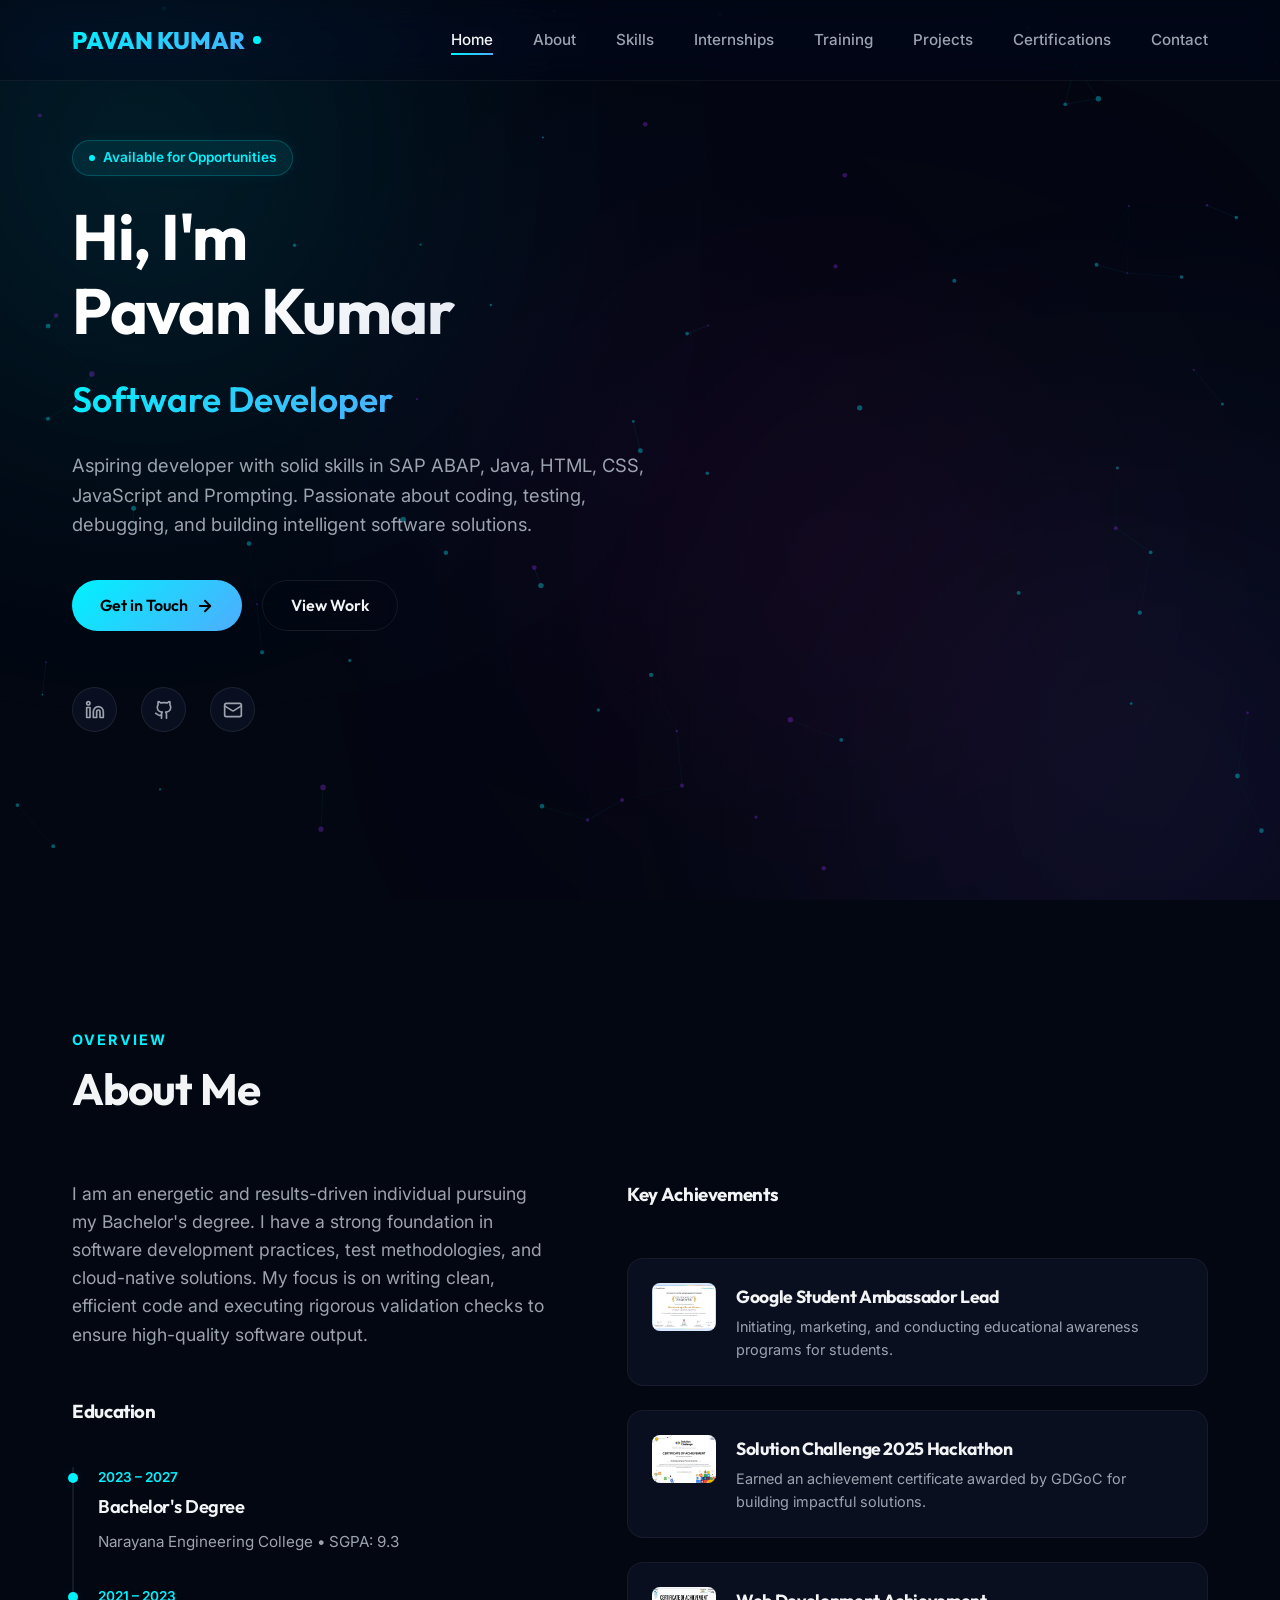
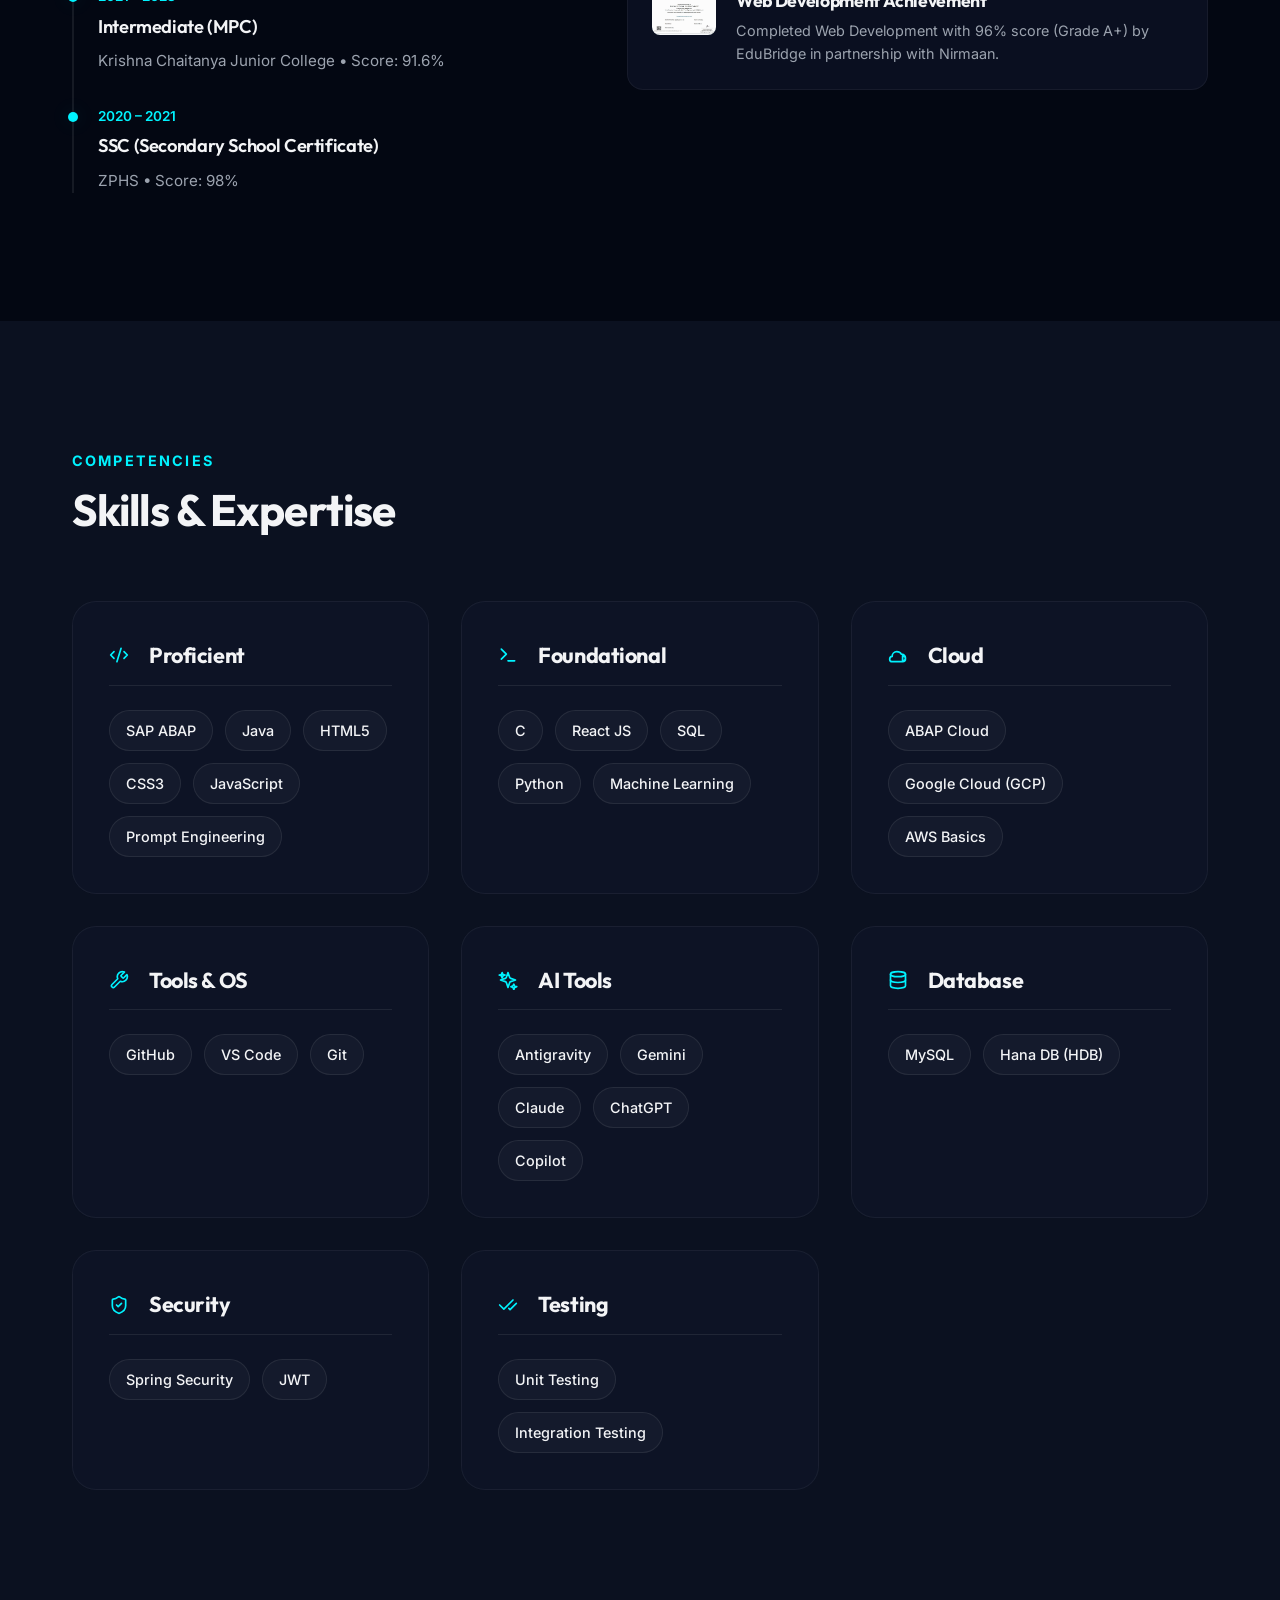
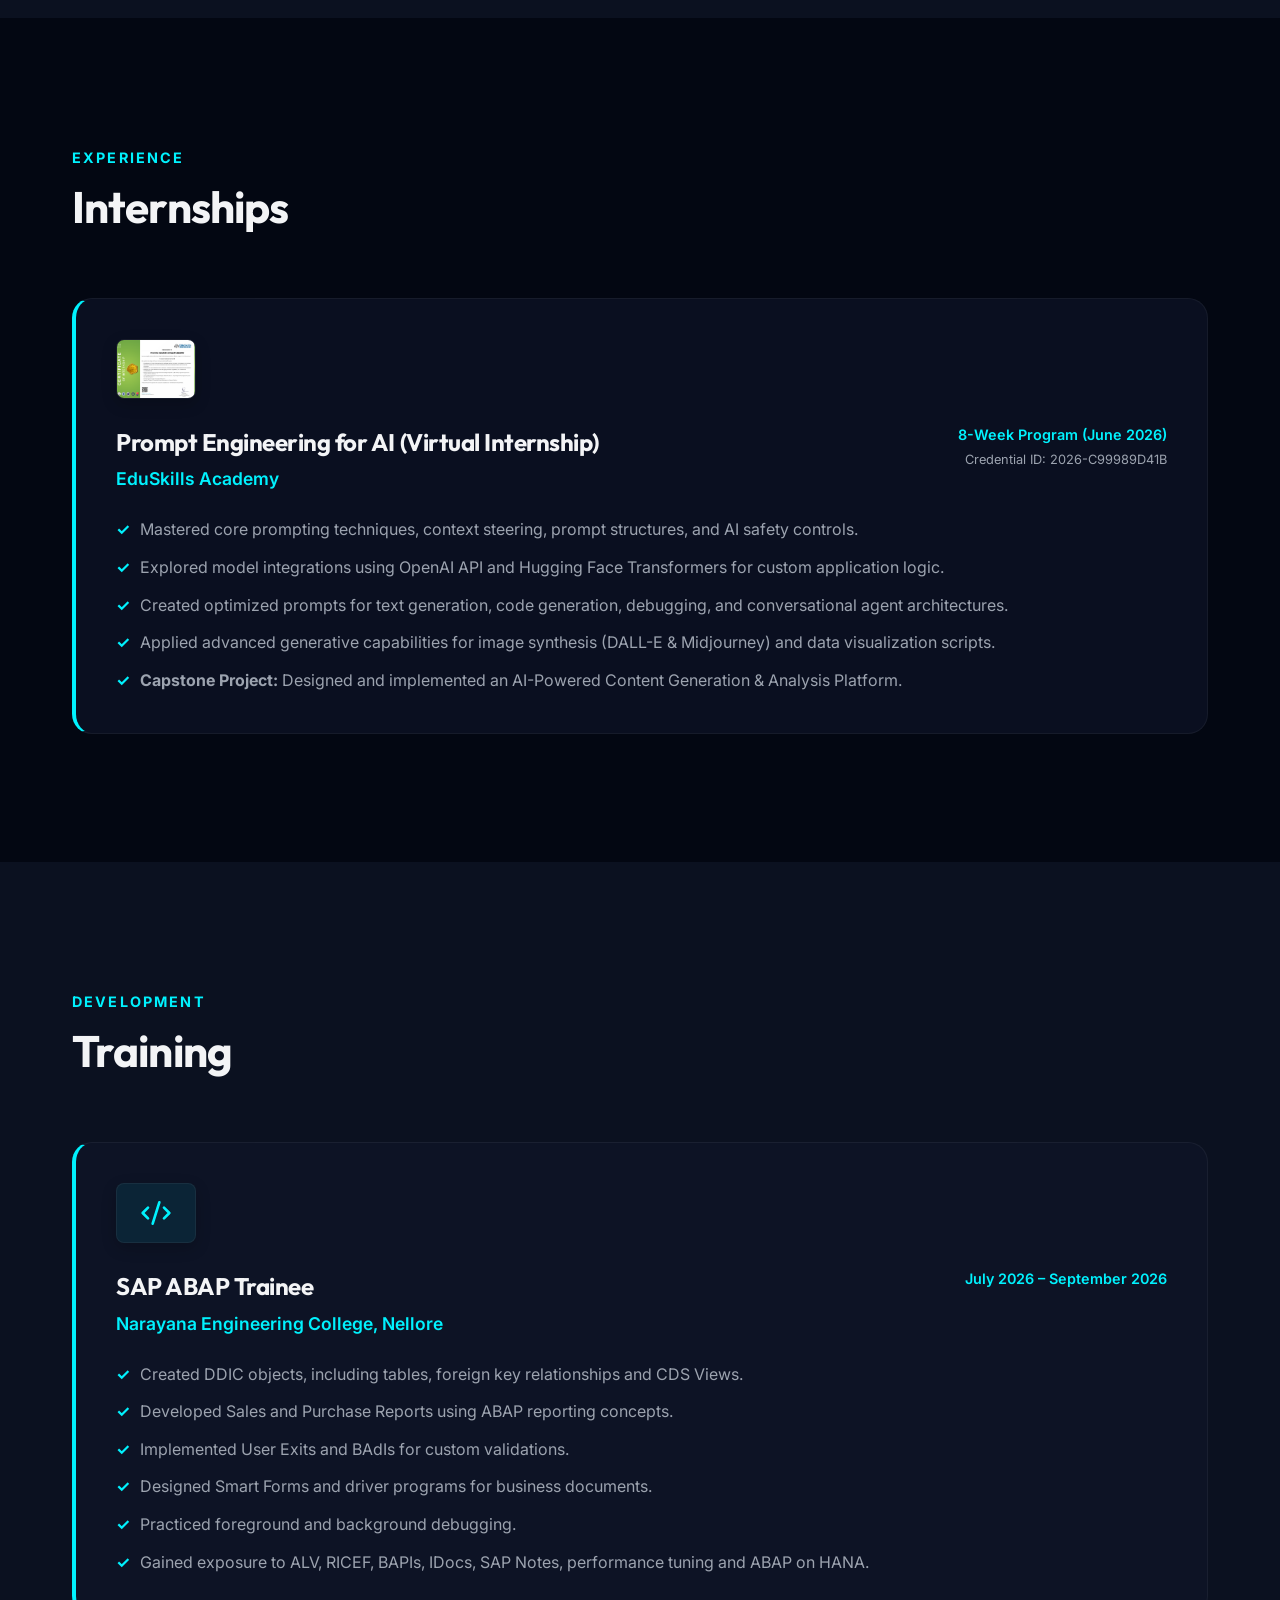
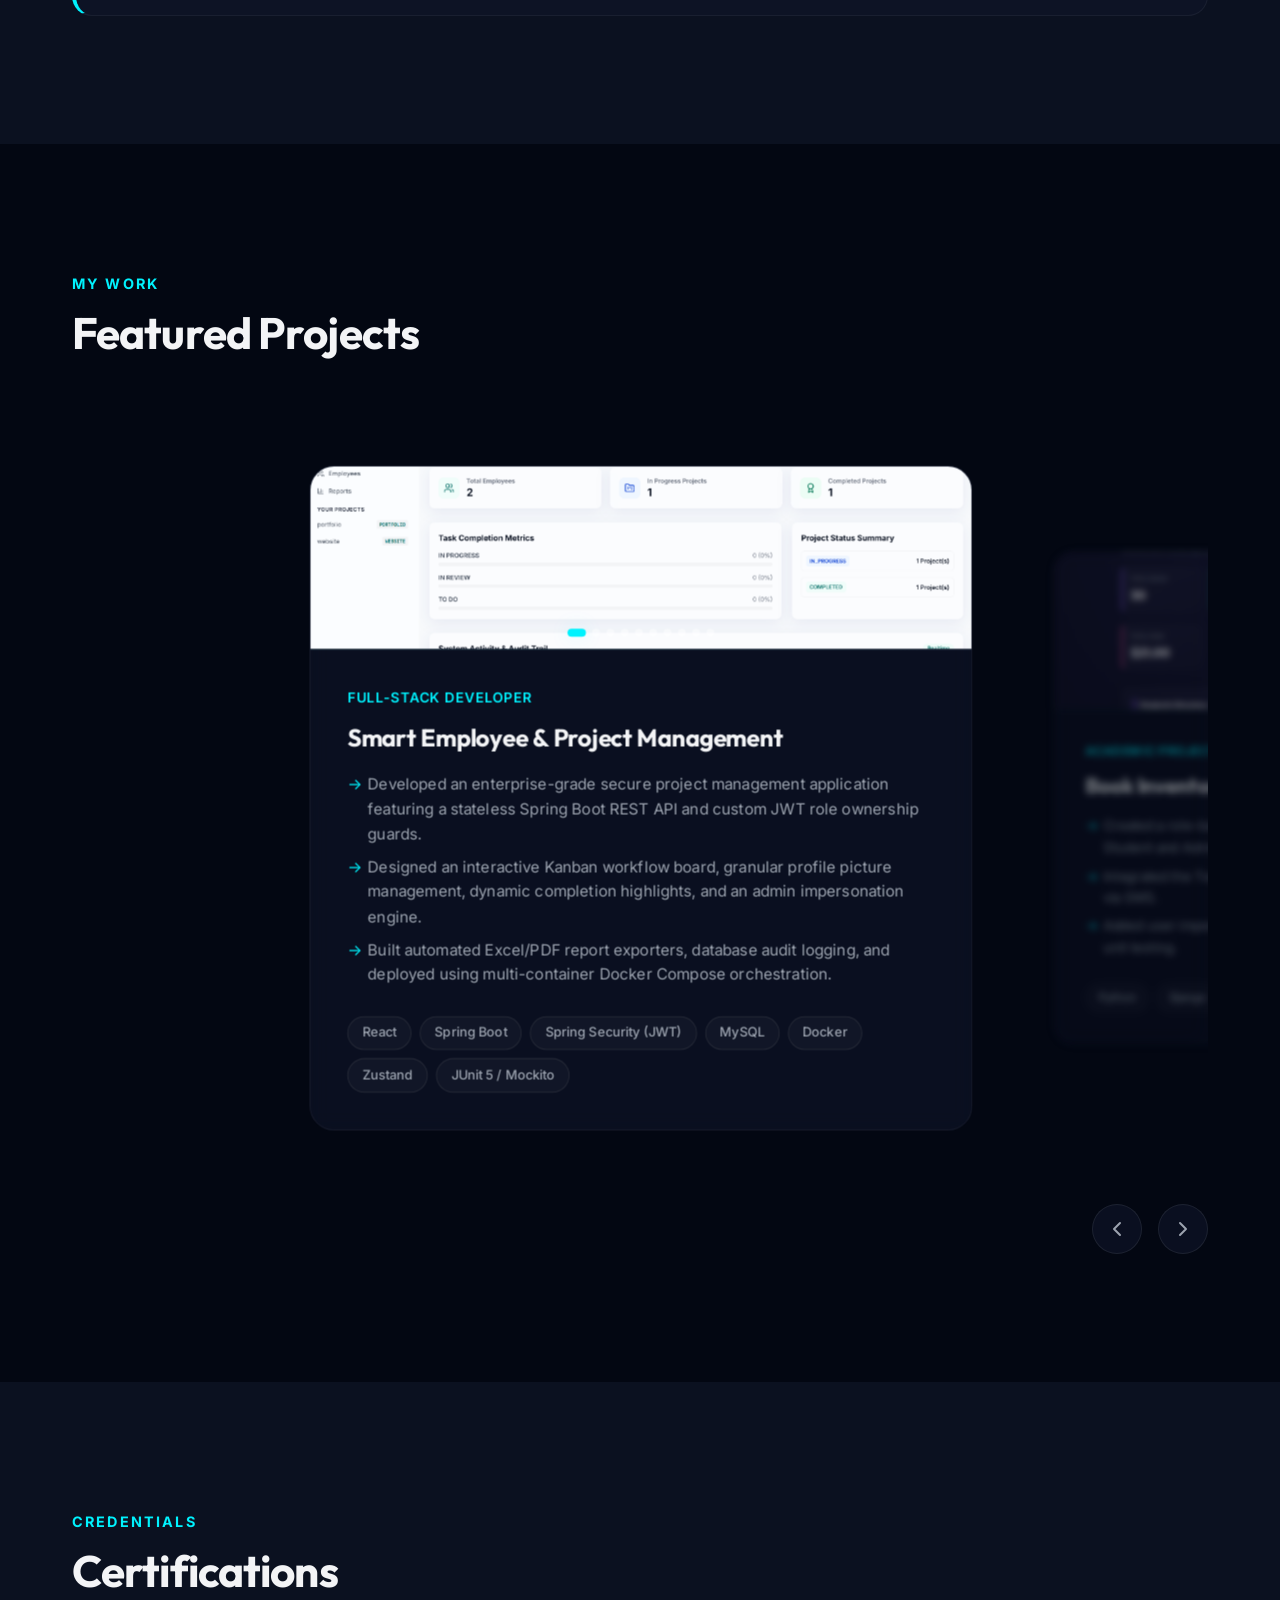
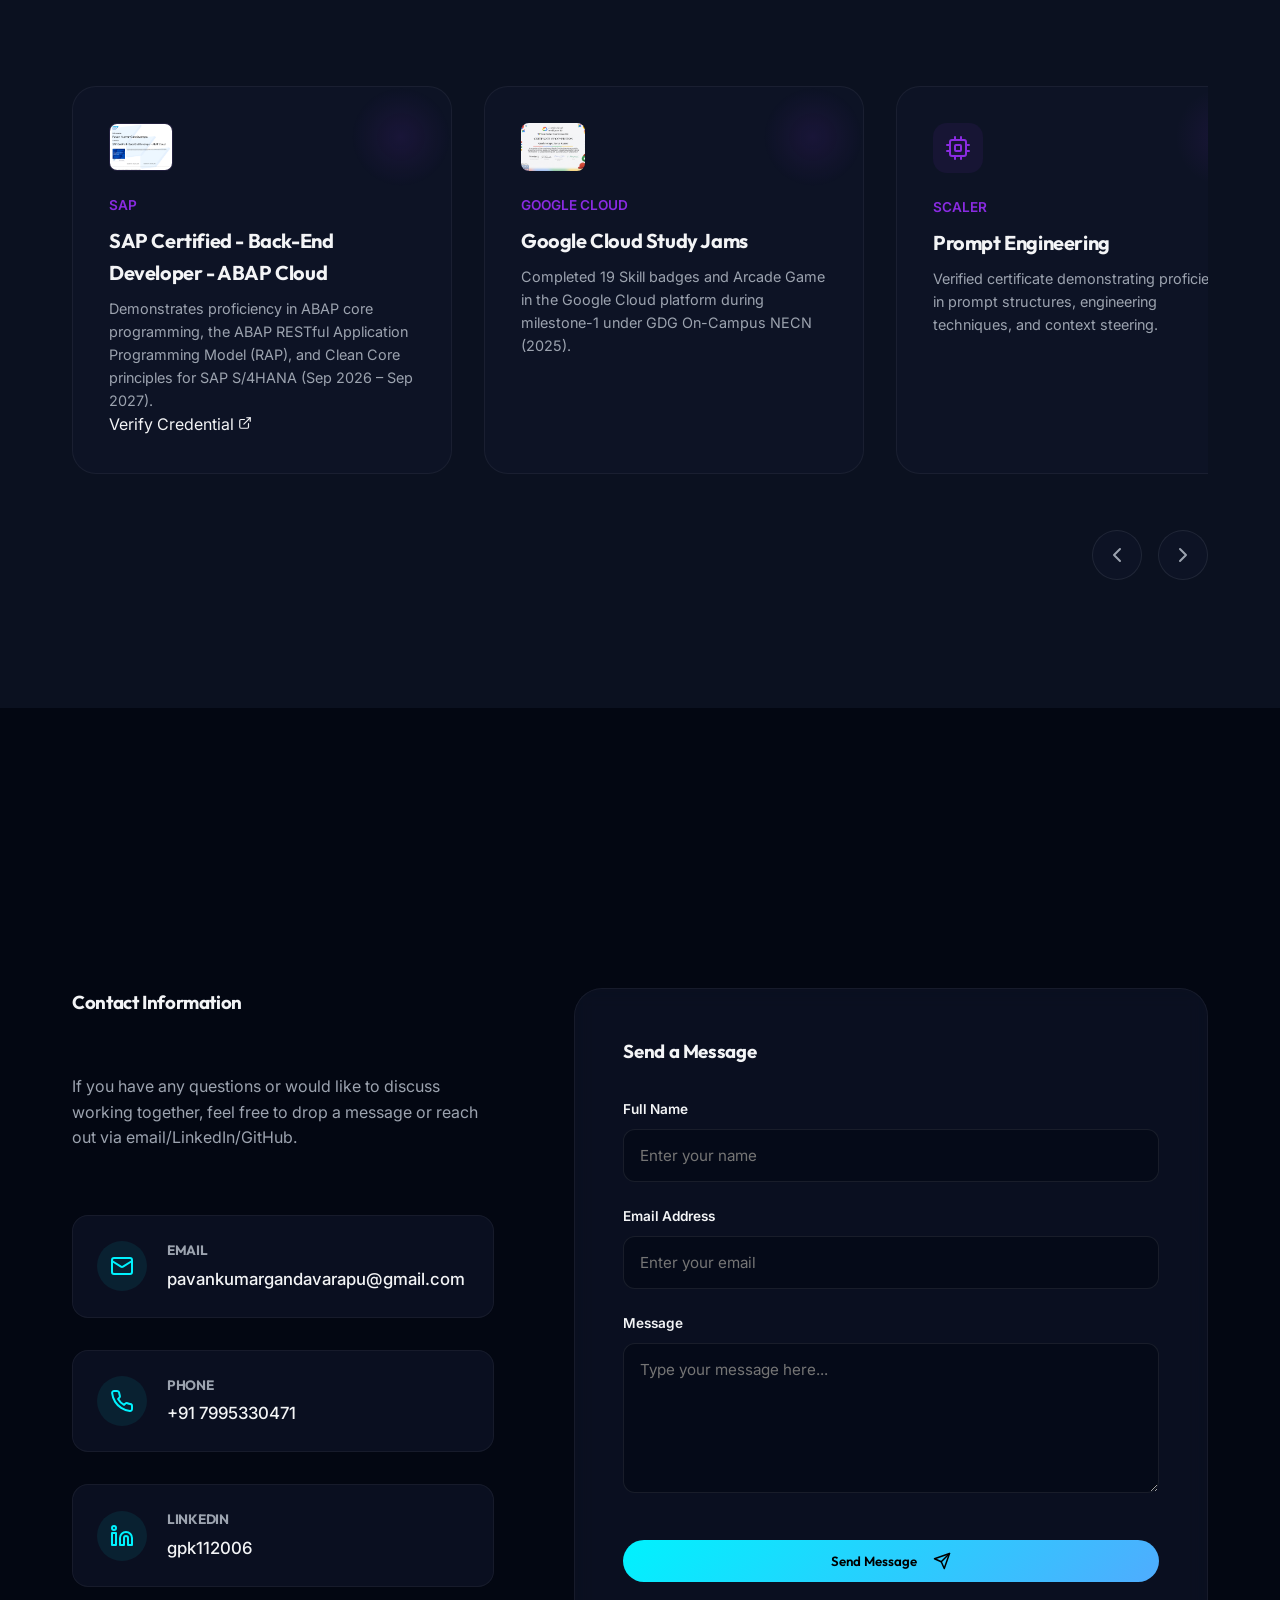
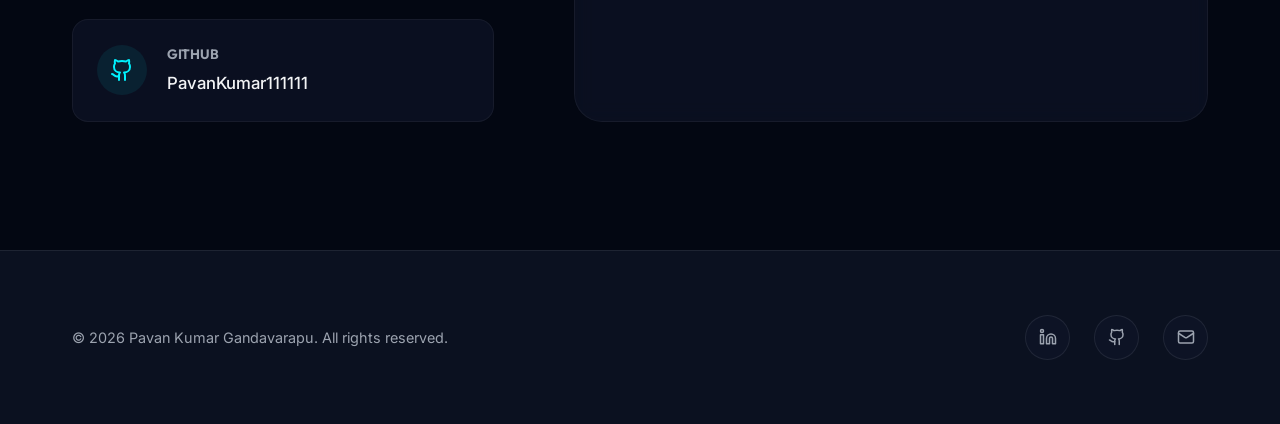
<file: portfolio/index.html>
<!DOCTYPE html>
<html lang="en">
<head>
  <meta charset="UTF-8">
  <meta name="viewport" content="width=device-width, initial-scale=1.0">
  <meta name="description" content="Pavan Kumar Gandavarapu - Software Developer & Quality Analyst Portfolio. Explore projects, skills, education, and achievements.">
  <title>Pavan Kumar Gandavarapu | Portfolio</title>
  <link rel="stylesheet" href="style.css">
</head>
<body>

  <!-- Scroll Progress Bar -->
  <div class="scroll-progress-container">
    <div class="scroll-progress-bar"></div>
  </div>

  <!-- Background Floating Blur Blobs -->
  <div class="bg-blob-container">
    <div class="bg-blob blob-1"></div>
    <div class="bg-blob blob-2"></div>
    <div class="bg-blob blob-3"></div>
  </div>

  <!-- Background Grid Mesh -->
  <div class="bg-grid"></div>

  <!-- Header Navigation -->
  <header>
    <div class="container">
      <nav>
        <a href="#hero" class="logo">
          PAVAN KUMAR <span class="logo-dot"></span>
        </a>
        <ul class="nav-links">
          <li><a href="#hero" class="active">Home</a></li>
          <li><a href="#about">About</a></li>
          <li><a href="#skills">Skills</a></li>
          <li><a href="#internships">Internships</a></li>
          <li><a href="#training">Training</a></li>
          <li><a href="#projects">Projects</a></li>
          <li><a href="#certifications">Certifications</a></li>
          <li><a href="#contact">Contact</a></li>
        </ul>
        <button class="mobile-menu-btn" aria-label="Toggle navigation menu">
          <span></span>
          <span></span>
          <span></span>
        </button>
      </nav>
    </div>
  </header>

  <main>
    <!-- Hero Section -->
    <section id="hero" class="hero">
      <!-- Animated Particle Canvas -->
      <canvas id="hero-particles" class="hero-particles-canvas"></canvas>
      <div class="container hero-wrapper">
        <div class="hero-content">
          <div class="hero-tag">Available for Opportunities</div>
          <h1>Hi, I'm <br>Pavan Kumar</h1>
          <div class="hero-typing" data-roles='["Software Developer", "Quality Analyst", "Prompt Engineer", "Web Developer"]'></div>
          <p class="hero-desc">
            Aspiring developer with solid skills in SAP ABAP, Java, HTML, CSS, JavaScript and Prompting. Passionate about coding, testing, debugging, and building intelligent software solutions.
          </p>
          <div class="hero-cta">
            <a href="#contact" class="btn btn-primary">
              Get in Touch 
              <svg xmlns="http://www.w3.org/2000/svg" width="18" height="18" viewBox="0 0 24 24" fill="none" stroke="currentColor" stroke-width="2.5" stroke-linecap="round" stroke-linejoin="round" class="lucide lucide-arrow-right"><path d="M5 12h14"/><path d="m12 5 7 7-7 7"/></svg>
            </a>
            <a href="#projects" class="btn btn-secondary">View Work</a>
          </div>
          <div class="hero-socials">
            <a href="http://www.linkedin.com/in/gpk112006" target="_blank" rel="noopener noreferrer" class="social-link" aria-label="LinkedIn">
              <svg xmlns="http://www.w3.org/2000/svg" width="20" height="20" viewBox="0 0 24 24" fill="none" stroke="currentColor" stroke-width="2" stroke-linecap="round" stroke-linejoin="round" class="lucide lucide-linkedin"><path d="M16 8a6 6 0 0 1 6 6v7h-4v-7a2 2 0 0 0-2-2 2 2 0 0 0-2 2v7h-4v-7a6 6 0 0 1 6-6z"/><rect width="4" height="12" x="2" y="9"/><circle cx="4" cy="4" r="2"/></svg>
            </a>
            <a href="https://github.com/PavanKumar111111" target="_blank" rel="noopener noreferrer" class="social-link" aria-label="GitHub">
              <svg xmlns="http://www.w3.org/2000/svg" width="20" height="20" viewBox="0 0 24 24" fill="none" stroke="currentColor" stroke-width="2" stroke-linecap="round" stroke-linejoin="round" class="lucide lucide-github"><path d="M15 22v-4a4.8 4.8 0 0 0-1-3.5c3 0 6-2 6-5.5.08-1.25-.27-2.48-1-3.5.28-1.15.28-2.35 0-3.5 0 0-1 0-3 1.5-2.64-.5-5.36-.5-8 0C6 2 5 2 5 2c-.3 1.15-.3 2.35 0 3.5A5.403 5.403 0 0 0 4 9c0 3.5 3 5.5 6 5.5-.39.49-.68 1.05-.85 1.65-.17.6-.22 1.23-.15 1.85v4"/><path d="M9 18c-4.51 2-5-2-7-2"/></svg>
            </a>
            <a href="mailto:pavankumargandavarapu@gmail.com" class="social-link" aria-label="Email">
              <svg xmlns="http://www.w3.org/2000/svg" width="20" height="20" viewBox="0 0 24 24" fill="none" stroke="currentColor" stroke-width="2" stroke-linecap="round" stroke-linejoin="round" class="lucide lucide-mail"><rect width="20" height="16" x="2" y="4" rx="2"/><path d="m22 7-8.97 5.7a1.94 1.94 0 0 1-2.06 0L2 7"/></svg>
            </a>
          </div>
        </div>

        <div class="hero-visual">
          <div class="profile-image-wrapper">
            <img src="profile.jpg" alt="Pavan Kumar Gandavarapu" class="profile-img">
          </div>
        </div>
      </div>
    </section>

    <!-- About Section -->
    <section id="about">
      <div class="container">
        <div class="section-header reveal">
          <span class="section-tag">Overview</span>
          <h2 class="section-title">About Me</h2>
        </div>
        
        <div class="about-grid">
          <div class="about-details reveal">
            <p class="about-text">
              I am an energetic and results-driven individual pursuing my Bachelor's degree. I have a strong foundation in software development practices, test methodologies, and cloud-native solutions. My focus is on writing clean, efficient code and executing rigorous validation checks to ensure high-quality software output.
            </p>
            
            <h3 style="margin-top: 1rem; margin-bottom: 0.5rem; font-family: var(--font-heading);">Education</h3>
            <div class="timeline">
              <div class="timeline-item">
                <div class="timeline-dot"></div>
                <div class="timeline-meta">2023 – 2027</div>
                <h4 class="timeline-title">Bachelor's Degree</h4>
                <p class="timeline-desc">Narayana Engineering College • SGPA: 9.3</p>
              </div>
              <div class="timeline-item">
                <div class="timeline-dot"></div>
                <div class="timeline-meta">2021 – 2023</div>
                <h4 class="timeline-title">Intermediate (MPC)</h4>
                <p class="timeline-desc">Krishna Chaitanya Junior College • Score: 91.6%</p>
              </div>
              <div class="timeline-item">
                <div class="timeline-dot"></div>
                <div class="timeline-meta">2020 – 2021</div>
                <h4 class="timeline-title">SSC (Secondary School Certificate)</h4>
                <p class="timeline-desc">ZPHS • Score: 98%</p>
              </div>
            </div>
          </div>

          <div class="about-achievements reveal">
            <h3 style="margin-bottom: 1.5rem; font-family: var(--font-heading);">Key Achievements</h3>
            
            <div class="achievement-card">
              <div class="achievement-icon" style="width: 64px; height: 48px; padding: 0; overflow: hidden; border-radius: 8px; flex-shrink: 0;">
                <img src="ambassador.png" alt="Google Student Ambassador - Certificate of Completion" class="project-img-cover" style="width: 100%; height: 100%; object-fit: cover;">
              </div>
              <div class="achievement-content">
                <h4>Google Student Ambassador Lead</h4>
                <p>Initiating, marketing, and conducting educational awareness programs for students.</p>
              </div>
            </div>

            <div class="achievement-card">
              <div class="achievement-icon" style="width: 64px; height: 48px; padding: 0; overflow: hidden; border-radius: 8px; flex-shrink: 0;">
                <img src="solution_challenge.png" alt="GDG on Campus Solution Challenge - Certificate of Achievement" class="project-img-cover" style="width: 100%; height: 100%; object-fit: cover;">
              </div>
              <div class="achievement-content">
                <h4>Solution Challenge 2025 Hackathon</h4>
                <p>Earned an achievement certificate awarded by GDGoC for building impactful solutions.</p>
              </div>
            </div>

            <div class="achievement-card">
              <div class="achievement-icon" style="width: 64px; height: 48px; padding: 0; overflow: hidden; border-radius: 8px; flex-shrink: 0;">
                <img src="web_dev_cert.png" alt="Web Development with MERN Stack - Certificate of Achievement" class="project-img-cover" style="width: 100%; height: 100%; object-fit: cover;">
              </div>
              <div class="achievement-content">
                <h4>Web Development Achievement</h4>
                <p>Completed Web Development with 96% score (Grade A+) by EduBridge in partnership with Nirmaan.</p>
              </div>
            </div>
          </div>
        </div>
      </div>
    </section>

    <!-- Skills Section -->
    <section id="skills" style="background-color: var(--color-bg-alt);">
      <div class="container">
        <div class="section-header reveal">
          <span class="section-tag">Competencies</span>
          <h2 class="section-title">Skills & Expertise</h2>
        </div>

        <div class="skills-grid reveal">
          <!-- Category 1 -->
          <div class="skills-category">
            <h3>
              <svg xmlns="http://www.w3.org/2000/svg" width="20" height="20" viewBox="0 0 24 24" fill="none" stroke="currentColor" stroke-width="2" stroke-linecap="round" stroke-linejoin="round" class="lucide lucide-code-2" style="margin-right: 8px;"><path d="m18 16 4-4-4-4"/><path d="m6 8-4 4 4 4"/><path d="m14.5 4-5 16"/></svg>
              Proficient
            </h3>
            <div class="skills-list">
              <span class="skill-tag">SAP ABAP</span>
              <span class="skill-tag">Java</span>
              <span class="skill-tag">HTML5</span>
              <span class="skill-tag">CSS3</span>
              <span class="skill-tag">JavaScript</span>
              <span class="skill-tag">Prompt Engineering</span>
            </div>
          </div>

          <!-- Category 2 -->
          <div class="skills-category">
            <h3>
              <svg xmlns="http://www.w3.org/2000/svg" width="20" height="20" viewBox="0 0 24 24" fill="none" stroke="currentColor" stroke-width="2" stroke-linecap="round" stroke-linejoin="round" class="lucide lucide-terminal" style="margin-right: 8px;"><polyline points="4 17 10 11 4 5"/><line x1="12" x2="20" y1="19" y2="19"/></svg>
              Foundational
            </h3>
            <div class="skills-list">
              <span class="skill-tag">C</span>
              <span class="skill-tag">React JS</span>
              <span class="skill-tag">SQL</span>
              <span class="skill-tag">Python</span>
              <span class="skill-tag">Machine Learning</span>
            </div>
          </div>

          <!-- Category 3 -->
          <div class="skills-category">
            <h3>
              <svg xmlns="http://www.w3.org/2000/svg" width="20" height="20" viewBox="0 0 24 24" fill="none" stroke="currentColor" stroke-width="2" stroke-linecap="round" stroke-linejoin="round" class="lucide lucide-cloud" style="margin-right: 8px;"><path d="M17.5 19A3.5 3.5 0 0 0 21 15.5c0-2.79-2.54-4.5-5-4.5-.42-1.04-1.21-1.88-2.22-2.39S11.65 8 10.5 8a5.5 5.5 0 0 0-5.5 5.5C5 13.52 5.02 13.62 5.04 13.73A3.5 3.5 0 0 0 2 17a3 3 0 0 0 3 3h12.5a3.5 3.5 0 0 0 0-7z"/></svg>
              Cloud
            </h3>
            <div class="skills-list">
              <span class="skill-tag">ABAP Cloud</span>
              <span class="skill-tag">Google Cloud (GCP)</span>
              <span class="skill-tag">AWS Basics</span>
            </div>
          </div>

          <!-- Category 4 -->
          <div class="skills-category">
            <h3>
              <svg xmlns="http://www.w3.org/2000/svg" width="20" height="20" viewBox="0 0 24 24" fill="none" stroke="currentColor" stroke-width="2" stroke-linecap="round" stroke-linejoin="round" class="lucide lucide-wrench" style="margin-right: 8px;"><path d="M14.7 6.3a1 1 0 0 0 0 1.4l1.6 1.6a1 1 0 0 0 1.4 0l3.77-3.77a6 6 0 0 1-7.94 7.94l-6.91 6.91a2.12 2.12 0 0 1-3-3l6.91-6.91a6 6 0 0 1 7.94-7.94l-3.76 3.76z"/></svg>
              Tools & OS
            </h3>
            <div class="skills-list">
              <span class="skill-tag">GitHub</span>
              <span class="skill-tag">VS Code</span>
              <span class="skill-tag">Git</span>
            </div>
          </div>

          <!-- Category 5 -->
          <div class="skills-category">
            <h3>
              <svg xmlns="http://www.w3.org/2000/svg" width="20" height="20" viewBox="0 0 24 24" fill="none" stroke="currentColor" stroke-width="2" stroke-linecap="round" stroke-linejoin="round" class="lucide lucide-sparkles" style="margin-right: 8px;"><path d="m12 3-1.912 5.813a2 2 0 0 1-1.275 1.275L3 12l5.813 1.912a2 2 0 0 1 1.275 1.275L12 21l1.912-5.813a2 2 0 0 1 1.275-1.275L21 12l-5.813-1.912a2 2 0 0 1-1.275-1.275L12 3Z"/><path d="m5 3 1 2.5L8.5 6 6 7 5 9.5 4 7 1.5 6 4 5.5z"/><path d="m19 17 1 2.5 2.5.5-2.5 1-1 2.5-1-2.5-2.5-1 2.5-1z"/></svg>
              AI Tools
            </h3>
            <div class="skills-list">
              <span class="skill-tag">Antigravity</span>
              <span class="skill-tag">Gemini</span>
              <span class="skill-tag">Claude</span>
              <span class="skill-tag">ChatGPT</span>
              <span class="skill-tag">Copilot</span>
            </div>
          </div>

          <!-- Category 6 -->
          <div class="skills-category">
            <h3>
              <svg xmlns="http://www.w3.org/2000/svg" width="20" height="20" viewBox="0 0 24 24" fill="none" stroke="currentColor" stroke-width="2" stroke-linecap="round" stroke-linejoin="round" class="lucide lucide-database" style="margin-right: 8px;"><ellipse cx="12" cy="5" rx="9" ry="3"/><path d="M3 5V19A9 3 0 0 0 21 19V5"/><path d="M3 12A9 3 0 0 0 21 12"/></svg>
              Database
            </h3>
            <div class="skills-list">
              <span class="skill-tag">MySQL</span>
              <span class="skill-tag">Hana DB (HDB)</span>
            </div>
          </div>

          <!-- Category 7 -->
          <div class="skills-category">
            <h3>
              <svg xmlns="http://www.w3.org/2000/svg" width="20" height="20" viewBox="0 0 24 24" fill="none" stroke="currentColor" stroke-width="2" stroke-linecap="round" stroke-linejoin="round" class="lucide lucide-shield-check" style="margin-right: 8px;"><path d="M20 13c0 5-3.5 7.5-7.66 8.95a1 1 0 0 1-.67-.01C7.5 20.5 4 18 4 13V6a1 1 0 0 1 1-1c2 0 4.5-1.2 6.24-2.72a1.17 1.17 0 0 1 1.52 0C14.51 3.81 17 5 19 5a1 1 0 0 1 1 1z"/><path d="m9 12 2 2 4-4"/></svg>
              Security
            </h3>
            <div class="skills-list">
              <span class="skill-tag">Spring Security</span>
              <span class="skill-tag">JWT</span>
            </div>
          </div>

          <!-- Category 8 -->
          <div class="skills-category">
            <h3>
              <svg xmlns="http://www.w3.org/2000/svg" width="20" height="20" viewBox="0 0 24 24" fill="none" stroke="currentColor" stroke-width="2" stroke-linecap="round" stroke-linejoin="round" class="lucide lucide-check-check" style="margin-right: 8px;"><path d="M18 6 7 17l-5-5"/><path d="m22 10-7.5 7.5L13 16"/></svg>
              Testing
            </h3>
            <div class="skills-list">
              <span class="skill-tag">Unit Testing</span>
              <span class="skill-tag">Integration Testing</span>
            </div>
          </div>
        </div>
      </div>
    </section>

    <!-- Internships Section -->
    <section id="internships">
      <div class="container">
        <div class="section-header reveal">
          <span class="section-tag">Experience</span>
          <h2 class="section-title">Internships</h2>
        </div>

        <div class="internships-list reveal">
          <!-- Internship 1 -->
          <div class="internship-card">
            <div class="internship-header" style="display: flex; gap: 1.5rem; align-items: center; margin-bottom: 1.5rem;">
              <div class="internship-cert-thumb" style="width: 80px; height: 60px; padding: 0; overflow: hidden; border-radius: 8px; flex-shrink: 0; border: 1px solid var(--color-glass-border); box-shadow: 0 5px 15px rgba(0,0,0,0.2);">
                <img src="internship.png" alt="EduSkills Academy Prompt Engineering Virtual Internship - Certificate" class="project-img-cover" style="width: 100%; height: 100%; object-fit: cover;">
              </div>
              <div style="flex-grow: 1; display: flex; justify-content: space-between; flex-wrap: wrap; gap: 1rem; width: 100%;">
                <div class="internship-title">
                  <h3>Prompt Engineering for AI (Virtual Internship)</h3>
                  <span class="internship-company">EduSkills Academy</span>
                </div>
                <div class="internship-meta" style="text-align: right;">
                  <div class="internship-date">8-Week Program (June 2026)</div>
                  <div class="internship-id">Credential ID: 2026-C99989D41B</div>
                </div>
              </div>
            </div>
            <ul class="internship-bullets">
              <li>Mastered core prompting techniques, context steering, prompt structures, and AI safety controls.</li>
              <li>Explored model integrations using OpenAI API and Hugging Face Transformers for custom application logic.</li>
              <li>Created optimized prompts for text generation, code generation, debugging, and conversational agent architectures.</li>
              <li>Applied advanced generative capabilities for image synthesis (DALL-E & Midjourney) and data visualization scripts.</li>
              <li><strong>Capstone Project:</strong> Designed and implemented an AI-Powered Content Generation & Analysis Platform.</li>
            </ul>
          </div>
        </div>
      </div>
    </section>

    <!-- Training Section -->
    <section id="training" style="background-color: var(--color-bg-alt);">
      <div class="container">
        <div class="section-header reveal">
          <span class="section-tag">Development</span>
          <h2 class="section-title">Training</h2>
        </div>

        <div class="internships-list reveal">
          <!-- Training 1 -->
          <div class="internship-card">
            <div class="internship-header" style="display: flex; gap: 1.5rem; align-items: center; margin-bottom: 1.5rem;">
              <div class="internship-cert-thumb" style="width: 80px; height: 60px; padding: 0; overflow: hidden; border-radius: 8px; flex-shrink: 0; border: 1px solid var(--color-glass-border); box-shadow: 0 5px 15px rgba(0,0,0,0.2); display: flex; align-items: center; justify-content: center; background: rgba(0, 242, 254, 0.08);">
                <svg xmlns="http://www.w3.org/2000/svg" width="32" height="32" viewBox="0 0 24 24" fill="none" stroke="currentColor" stroke-width="2" stroke-linecap="round" stroke-linejoin="round" class="lucide lucide-code-2" style="color: var(--color-primary);"><path d="m18 16 4-4-4-4"/><path d="m6 8-4 4 4 4"/><path d="m14.5 4-5 16"/></svg>
              </div>
              <div style="flex-grow: 1; display: flex; justify-content: space-between; flex-wrap: wrap; gap: 1rem; width: 100%;">
                <div class="internship-title">
                  <h3>SAP ABAP Trainee</h3>
                  <span class="internship-company">Narayana Engineering College, Nellore</span>
                </div>
                <div class="internship-meta" style="text-align: right;">
                  <div class="internship-date">July 2026 – September 2026</div>
                </div>
              </div>
            </div>
            <ul class="internship-bullets">
              <li>Created DDIC objects, including tables, foreign key relationships and CDS Views.</li>
              <li>Developed Sales and Purchase Reports using ABAP reporting concepts.</li>
              <li>Implemented User Exits and BAdIs for custom validations.</li>
              <li>Designed Smart Forms and driver programs for business documents.</li>
              <li>Practiced foreground and background debugging.</li>
              <li>Gained exposure to ALV, RICEF, BAPIs, IDocs, SAP Notes, performance tuning and ABAP on HANA.</li>
            </ul>
          </div>
        </div>
      </div>
    </section>

    <!-- Projects Section -->
    <section id="projects">
      <div class="container">
        <div class="section-header reveal">
          <span class="section-tag">My Work</span>
          <h2 class="section-title">Featured Projects</h2>
        </div>

        <div class="projects-carousel-container reveal">
          <div class="projects-wrapper">
            <!-- Project 1: Smart Employee & Project Management -->
            <div class="project-card">
              <div class="project-header-visual" style="padding: 0; position: relative;">
                <div class="project-slides">
                  <img src="ep1.png" alt="Smart E&P - Administrator Dashboard (Light)" class="project-img-cover active">
                  <img src="ep2.png" alt="Smart E&P - Administrator Dashboard (Dark)" class="project-img-cover">
                  <img src="ep3.png" alt="Smart E&P - Employee Directory" class="project-img-cover">
                  <img src="ep4.png" alt="Smart E&P - Project Showcase" class="project-img-cover">
                  <img src="ep5.png" alt="Smart E&P - System Reports" class="project-img-cover">
                  <img src="ep6.png" alt="Smart E&P - Add New Employee Modal Validation" class="project-img-cover">
                  <img src="ep7.png" alt="Smart E&P - Employee Dashboard" class="project-img-cover">
                  <img src="ep8.png" alt="Smart E&P - 2-Factor Authentication" class="project-img-cover">
                  <img src="ep9.png" alt="Smart E&P - Admin Impersonating Employee view" class="project-img-cover">
                  <img src="ep10.png" alt="Smart E&P - Create New Project Validation" class="project-img-cover">
                </div>
                <div class="slide-dots">
                  <span class="slide-dot active" data-slide-index="0"></span>
                  <span class="slide-dot" data-slide-index="1"></span>
                  <span class="slide-dot" data-slide-index="2"></span>
                  <span class="slide-dot" data-slide-index="3"></span>
                  <span class="slide-dot" data-slide-index="4"></span>
                  <span class="slide-dot" data-slide-index="5"></span>
                  <span class="slide-dot" data-slide-index="6"></span>
                  <span class="slide-dot" data-slide-index="7"></span>
                  <span class="slide-dot" data-slide-index="8"></span>
                  <span class="slide-dot" data-slide-index="9"></span>
                </div>
              </div>
              <div class="project-info">
                <span class="project-meta">Full-Stack Developer</span>
                <h3>Smart Employee & Project Management</h3>
                <div class="project-desc">
                  <ul>
                    <li>Developed an enterprise-grade secure project management application featuring a stateless Spring Boot REST API and custom JWT role ownership guards.</li>
                    <li>Designed an interactive Kanban workflow board, granular profile picture management, dynamic completion highlights, and an admin impersonation engine.</li>
                    <li>Built automated Excel/PDF report exporters, database audit logging, and deployed using multi-container Docker Compose orchestration.</li>
                  </ul>
                </div>
                <div class="project-tech">
                  <span class="tech-pill">React</span>
                  <span class="tech-pill">Spring Boot</span>
                  <span class="tech-pill">Spring Security (JWT)</span>
                  <span class="tech-pill">MySQL</span>
                  <span class="tech-pill">Docker</span>
                  <span class="tech-pill">Zustand</span>
                  <span class="tech-pill">JUnit 5 / Mockito</span>
                </div>
              </div>
            </div>

            <!-- Project 2: Book Inventory Management -->
            <div class="project-card">
              <div class="project-header-visual" style="padding: 0; position: relative;">
                <div class="project-slides">
                  <img src="book1.png" alt="Book Inventory - Admin Dashboard" class="project-img-cover active">
                  <img src="book2.png" alt="Book Inventory - Student Management" class="project-img-cover">
                  <img src="book3.png" alt="Book Inventory - Recent Borrowing Activity" class="project-img-cover">
                  <img src="book4.png" alt="Book Inventory - Library Search Catalog" class="project-img-cover">
                </div>
                <div class="slide-dots">
                  <span class="slide-dot active" data-slide-index="0"></span>
                  <span class="slide-dot" data-slide-index="1"></span>
                  <span class="slide-dot" data-slide-index="2"></span>
                  <span class="slide-dot" data-slide-index="3"></span>
                </div>
              </div>
              <div class="project-info">
                <span class="project-meta">Academic Project</span>
                <h3>Book Inventory Management</h3>
                <div class="project-desc">
                  <ul>
                    <li>Created a role-based book inventory management database with secure Student and Admin portals.</li>
                    <li>Integrated the Twilio API to automatically dispatch overdue notices and alerts via SMS.</li>
                    <li>Added user impersonation, instant filter search, automated fine logs, and solid unit testing.</li>
                  </ul>
                </div>
                <div class="project-tech">
                  <span class="tech-pill">Python</span>
                  <span class="tech-pill">Django</span>
                  <span class="tech-pill">SQLite</span>
                  <span class="tech-pill">Twilio API</span>
                  <span class="tech-pill">Unit Testing</span>
                </div>
              </div>
            </div>

            <!-- Project 3: Tomato Leaf Disease Classification -->
            <div class="project-card">
              <div class="project-header-visual">
                <div class="project-icon-wrapper">
                  <svg xmlns="http://www.w3.org/2000/svg" width="32" height="32" viewBox="0 0 24 24" fill="none" stroke="currentColor" stroke-width="2" stroke-linecap="round" stroke-linejoin="round" class="lucide lucide-leaf"><path d="M11 20A7 7 0 0 1 9.8 6.1C15.5 5 17 4.48 19 2c1 2 2 3.58 1 9.8a7 7 0 0 1-9 8.2z"/><path d="M9 22v-4h-2a3 3 0 0 1-3-3V8"/></svg>
                </div>
              </div>
              <div class="project-info">
                <span class="project-meta">Research Project</span>
                <h3>Tomato Leaf Disease Classification</h3>
                <div class="project-desc">
                  <ul>
                    <li>Developed a hybrid deep learning + machine learning framework to classify 10 tomato leaf disease categories.</li>
                    <li>Extracted high-level discriminative features using pre-trained MobileNetV2 architecture, followed by PCA dimensionality reduction.</li>
                    <li>Systematically evaluated 10 classifiers; SVM (RBF) achieved best overall metrics (~90.6% accuracy, 99.5% ROC-AUC).</li>
                  </ul>
                </div>
                <div class="project-tech">
                  <span class="tech-pill">Python</span>
                  <span class="tech-pill">MobileNetV2</span>
                  <span class="tech-pill">PCA</span>
                  <span class="tech-pill">SVM</span>
                  <span class="tech-pill">Scikit-Learn</span>
                  <span class="tech-pill">TensorFlow</span>
                </div>
              </div>
            </div>

            <!-- Project 4: AI-Driven Agricultural Platform -->
            <div class="project-card">
              <div class="project-header-visual" style="padding: 0;">
                <img src="agritech.png" alt="AgriTech Project Showcase" class="project-img-cover">
              </div>
              <div class="project-info">
                <span class="project-meta">Jan 2025 – Mar 2025</span>
                <h3>AI-Driven Agricultural Platform</h3>
                <div class="project-desc">
                  <ul>
                    <li>Led a 4-member team to construct an agricultural platform prototype helping small/marginal farmers.</li>
                    <li>Delivered real-time analytics and insights on soil health, weather forecasts, and market trends.</li>
                    <li>Integrated an intelligent AI Chatbot to guide users on farming practices and government schemes.</li>
                  </ul>
                </div>
                <div class="project-tech">
                  <span class="tech-pill">Python</span>
                  <span class="tech-pill">AI Chatbot</span>
                  <span class="tech-pill">Data Analytics</span>
                  <span class="tech-pill">Team Lead</span>
                </div>
              </div>
            </div>
          </div>
          <!-- Carousel Controls -->
          <div class="certs-nav" style="margin-top: 2rem;">
            <button class="certs-nav-btn" id="project-prev" aria-label="Previous projects">
              <svg xmlns="http://www.w3.org/2000/svg" width="24" height="24" viewBox="0 0 24 24" fill="none" stroke="currentColor" stroke-width="2" stroke-linecap="round" stroke-linejoin="round" class="lucide lucide-chevron-left"><path d="m15 18-6-6 6-6"/></svg>
            </button>
            <button class="certs-nav-btn" id="project-next" aria-label="Next projects">
              <svg xmlns="http://www.w3.org/2000/svg" width="24" height="24" viewBox="0 0 24 24" fill="none" stroke="currentColor" stroke-width="2" stroke-linecap="round" stroke-linejoin="round" class="lucide lucide-chevron-right"><path d="m9 18 6-6-6-6"/></svg>
            </button>
          </div>
        </div>
      </div>
    </section>

    <!-- Certifications Section -->
    <section id="certifications" style="background-color: var(--color-bg-alt);">
      <div class="container">
        <div class="section-header reveal">
          <span class="section-tag">Credentials</span>
          <h2 class="section-title">Certifications</h2>
        </div>

        <div class="certs-carousel-container reveal">
          <div class="certs-wrapper">
            <!-- Cert 1: SAP Certified Back-End Developer -->
            <div class="cert-card">
              <div class="cert-badge" style="width: 64px; height: 48px; padding: 0; overflow: hidden; border-radius: 8px; flex-shrink: 0; margin-bottom: 1.5rem; border: 1px solid var(--color-glass-border);">
                <img src="sap_abap_cert.png" alt="SAP Certified - Back-End Developer - ABAP Cloud" class="project-img-cover" style="width: 100%; height: 100%; object-fit: cover;">
              </div>
              <div class="cert-issuer">SAP</div>
              <h3>SAP Certified - Back-End Developer - ABAP Cloud</h3>
              <p class="cert-details">Demonstrates proficiency in ABAP core programming, the ABAP RESTful Application Programming Model (RAP), and Clean Core principles for SAP S/4HANA (Sep 2026 – Sep 2027).</p>
              <div>
                <a href="https://www.credly.com/badges/e33816d7-6ccc-4da6-92e5-0fb9e1ec4862" target="_blank" rel="noopener noreferrer" class="cert-verify-link">
                  Verify Credential
                  <svg xmlns="http://www.w3.org/2000/svg" width="14" height="14" viewBox="0 0 24 24" fill="none" stroke="currentColor" stroke-width="2" stroke-linecap="round" stroke-linejoin="round" class="lucide lucide-external-link"><path d="M15 3h6v6"/><path d="M10 14 21 3"/><path d="M18 13v6a2 2 0 0 1-2 2H5a2 2 0 0 1-2-2V8a2 2 0 0 1 2-2h6"/></svg>
                </a>
              </div>
            </div>

            <!-- Cert 2 -->
            <div class="cert-card">
              <div class="cert-badge" style="width: 64px; height: 48px; padding: 0; overflow: hidden; border-radius: 8px; flex-shrink: 0; margin-bottom: 1.5rem;">
                <img src="gcp_study_jams.png" alt="Google Cloud Study Jams '25 - Certificate of Completion" class="project-img-cover" style="width: 100%; height: 100%; object-fit: cover;">
              </div>
              <div class="cert-issuer">Google Cloud</div>
              <h3>Google Cloud Study Jams</h3>
              <p class="cert-details">Completed 19 Skill badges and Arcade Game in the Google Cloud platform during milestone-1 under GDG On-Campus NECN (2025).</p>
            </div>

            <!-- Cert 3 -->
            <div class="cert-card">
              <div class="cert-badge">
                <svg xmlns="http://www.w3.org/2000/svg" width="24" height="24" viewBox="0 0 24 24" fill="none" stroke="currentColor" stroke-width="2" stroke-linecap="round" stroke-linejoin="round" class="lucide lucide-cpu"><rect width="16" height="16" x="4" y="4" rx="2"/><rect width="6" height="6" x="9" y="9" rx="1"/><path d="M9 1v3"/><path d="M15 1v3"/><path d="M9 20v3"/><path d="M15 20v3"/><path d="M20 9h3"/><path d="M20 15h3"/><path d="M1 9h3"/><path d="M1 15h3"/></svg>
              </div>
              <div class="cert-issuer">Scaler</div>
              <h3>Prompt Engineering</h3>
              <p class="cert-details">Verified certificate demonstrating proficiency in prompt structures, engineering techniques, and context steering.</p>
            </div>

            <!-- Cert 4 -->
            <div class="cert-card">
              <div class="cert-badge" style="width: 64px; height: 48px; padding: 0; overflow: hidden; border-radius: 8px; flex-shrink: 0; margin-bottom: 1.5rem;">
                <img src="ai_essentials.png" alt="Google AI Essentials - Coursera Certification" class="project-img-cover" style="width: 100%; height: 100%; object-fit: cover;">
              </div>
              <div class="cert-issuer">Google & Coursera</div>
              <h3>Google AI Essentials</h3>
              <p class="cert-details">Acquired foundational AI expertise, learning to use generative AI tools to boost productivity, write prompts, and analyze data responsibly (Feb 2025).</p>
            </div>
          </div>

          <!-- Carousel Controls -->
          <div class="certs-nav">
            <button class="certs-nav-btn" id="cert-prev" aria-label="Previous certificates">
              <svg xmlns="http://www.w3.org/2000/svg" width="24" height="24" viewBox="0 0 24 24" fill="none" stroke="currentColor" stroke-width="2" stroke-linecap="round" stroke-linejoin="round" class="lucide lucide-chevron-left"><path d="m15 18-6-6 6-6"/></svg>
            </button>
            <button class="certs-nav-btn" id="cert-next" aria-label="Next certificates">
              <svg xmlns="http://www.w3.org/2000/svg" width="24" height="24" viewBox="0 0 24 24" fill="none" stroke="currentColor" stroke-width="2" stroke-linecap="round" stroke-linejoin="round" class="lucide lucide-chevron-right"><path d="m9 18 6-6-6-6"/></svg>
            </button>
          </div>
        </div>
      </div>
    </section>

    <!-- Contact Section -->
    <section id="contact">
      <div class="container">
        <div class="section-header reveal">
          <span class="section-tag">Connection</span>
          <h2 class="section-title">Get In Touch</h2>
        </div>

        <div class="contact-grid">
          <div class="contact-info reveal">
            <h3 style="font-family: var(--font-heading); margin-bottom: 1.5rem;">Contact Information</h3>
            <p style="color: var(--color-text-muted); margin-bottom: 2rem;">
              If you have any questions or would like to discuss working together, feel free to drop a message or reach out via email/LinkedIn/GitHub.
            </p>
            
            <div class="contact-card">
              <div class="contact-icon">
                <svg xmlns="http://www.w3.org/2000/svg" width="24" height="24" viewBox="0 0 24 24" fill="none" stroke="currentColor" stroke-width="2" stroke-linecap="round" stroke-linejoin="round" class="lucide lucide-mail"><rect width="20" height="16" x="2" y="4" rx="2"/><path d="m22 7-8.97 5.7a1.94 1.94 0 0 1-2.06 0L2 7"/></svg>
              </div>
              <div class="contact-details">
                <h4>Email</h4>
                <p><a href="mailto:pavankumargandavarapu@gmail.com">pavankumargandavarapu@gmail.com</a></p>
              </div>
            </div>

            <div class="contact-card">
              <div class="contact-icon">
                <svg xmlns="http://www.w3.org/2000/svg" width="24" height="24" viewBox="0 0 24 24" fill="none" stroke="currentColor" stroke-width="2" stroke-linecap="round" stroke-linejoin="round" class="lucide lucide-phone"><path d="M22 16.92v3a2 2 0 0 1-2.18 2 19.79 19.79 0 0 1-8.63-3.07 19.5 19.5 0 0 1-6-6 19.79 19.79 0 0 1-3.07-8.67A2 2 0 0 1 4.11 2h3a2 2 0 0 1 2 1.72 12.84 12.84 0 0 0 .7 2.81 2 2 0 0 1-.45 2.11L8.09 9.91a16 16 0 0 0 6 6l1.27-1.27a2 2 0 0 1 2.11-.45 12.84 12.84 0 0 0 2.81.7A2 2 0 0 1 22 16.92z"/></svg>
              </div>
              <div class="contact-details">
                <h4>Phone</h4>
                <p><a href="tel:+917995330471">+91 7995330471</a></p>
              </div>
            </div>

            <div class="contact-card">
              <div class="contact-icon">
                <svg xmlns="http://www.w3.org/2000/svg" width="24" height="24" viewBox="0 0 24 24" fill="none" stroke="currentColor" stroke-width="2" stroke-linecap="round" stroke-linejoin="round" class="lucide lucide-linkedin"><path d="M16 8a6 6 0 0 1 6 6v7h-4v-7a2 2 0 0 0-2-2 2 2 0 0 0-2 2v7h-4v-7a6 6 0 0 1 6-6z"/><rect width="4" height="12" x="2" y="9"/><circle cx="4" cy="4" r="2"/></svg>
              </div>
              <div class="contact-details">
                <h4>LinkedIn</h4>
                <p><a href="http://www.linkedin.com/in/gpk112006" target="_blank" rel="noopener noreferrer">gpk112006</a></p>
              </div>
            </div>

            <div class="contact-card">
              <div class="contact-icon">
                <svg xmlns="http://www.w3.org/2000/svg" width="24" height="24" viewBox="0 0 24 24" fill="none" stroke="currentColor" stroke-width="2" stroke-linecap="round" stroke-linejoin="round" class="lucide lucide-github"><path d="M15 22v-4a4.8 4.8 0 0 0-1-3.5c3 0 6-2 6-5.5.08-1.25-.27-2.48-1-3.5.28-1.15.28-2.35 0-3.5 0 0-1 0-3 1.5-2.64-.5-5.36-.5-8 0C6 2 5 2 5 2c-.3 1.15-.3 2.35 0 3.5A5.403 5.403 0 0 0 4 9c0 3.5 3 5.5 6 5.5-.39.49-.68 1.05-.85 1.65-.17.6-.22 1.23-.15 1.85v4"/><path d="M9 18c-4.51 2-5-2-7-2"/></svg>
              </div>
              <div class="contact-details">
                <h4>GitHub</h4>
                <p><a href="https://github.com/PavanKumar111111" target="_blank" rel="noopener noreferrer">PavanKumar111111</a></p>
              </div>
            </div>
          </div>

          <div class="contact-form reveal">
            <h3 style="font-family: var(--font-heading); margin-bottom: 2rem;">Send a Message</h3>
            <form action="https://formsubmit.co/pavankumargandavarapu@gmail.com" method="POST" id="portfolioContactForm">
              <!-- Disable captcha for seamless AJAX submit -->
              <input type="hidden" name="_captcha" value="false">
              <div class="form-group">
                <label for="formName">Full Name</label>
                <input type="text" id="formName" name="name" class="form-control" placeholder="Enter your name" required>
              </div>
              <div class="form-group">
                <label for="formEmail">Email Address</label>
                <input type="email" id="formEmail" name="email" class="form-control" placeholder="Enter your email" required>
              </div>
              <div class="form-group">
                <label for="formMessage">Message</label>
                <textarea id="formMessage" name="message" class="form-control" placeholder="Type your message here..." required></textarea>
              </div>
              <button type="submit" class="btn btn-primary" style="width: 100%; justify-content: center; margin-top: 1rem;">
                Send Message 
                <svg xmlns="http://www.w3.org/2000/svg" width="18" height="18" viewBox="0 0 24 24" fill="none" stroke="currentColor" stroke-width="2" stroke-linecap="round" stroke-linejoin="round" class="lucide lucide-send" style="margin-left: 8px;"><line x1="22" x2="11" y1="2" y2="13"/><polygon points="22 2 15 22 11 13 2 9 22 2"/></svg>
              </button>
              <div id="formStatus" class="form-status"></div>
            </form>
          </div>
        </div>
      </div>
    </section>
  </main>

  <footer>
    <div class="container footer-wrapper">
      <p class="copyright">
        &copy; 2026 Pavan Kumar Gandavarapu. All rights reserved.
      </p>
      <div class="hero-socials">
        <a href="http://www.linkedin.com/in/gpk112006" target="_blank" rel="noopener noreferrer" class="social-link" aria-label="LinkedIn">
          <svg xmlns="http://www.w3.org/2000/svg" width="18" height="18" viewBox="0 0 24 24" fill="none" stroke="currentColor" stroke-width="2" stroke-linecap="round" stroke-linejoin="round" class="lucide lucide-linkedin"><path d="M16 8a6 6 0 0 1 6 6v7h-4v-7a2 2 0 0 0-2-2 2 2 0 0 0-2 2v7h-4v-7a6 6 0 0 1 6-6z"/><rect width="4" height="12" x="2" y="9"/><circle cx="4" cy="4" r="2"/></svg>
        </a>
        <a href="https://github.com/PavanKumar111111" target="_blank" rel="noopener noreferrer" class="social-link" aria-label="GitHub">
          <svg xmlns="http://www.w3.org/2000/svg" width="18" height="18" viewBox="0 0 24 24" fill="none" stroke="currentColor" stroke-width="2" stroke-linecap="round" stroke-linejoin="round" class="lucide lucide-github"><path d="M15 22v-4a4.8 4.8 0 0 0-1-3.5c3 0 6-2 6-5.5.08-1.25-.27-2.48-1-3.5.28-1.15.28-2.35 0-3.5 0 0-1 0-3 1.5-2.64-.5-5.36-.5-8 0C6 2 5 2 5 2c-.3 1.15-.3 2.35 0 3.5A5.403 5.403 0 0 0 4 9c0 3.5 3 5.5 6 5.5-.39.49-.68 1.05-.85 1.65-.17.6-.22 1.23-.15 1.85v4"/><path d="M9 18c-4.51 2-5-2-7-2"/></svg>
        </a>
        <a href="mailto:pavankumargandavarapu@gmail.com" class="social-link" aria-label="Email">
          <svg xmlns="http://www.w3.org/2000/svg" width="18" height="18" viewBox="0 0 24 24" fill="none" stroke="currentColor" stroke-width="2" stroke-linecap="round" stroke-linejoin="round" class="lucide lucide-mail"><rect width="20" height="16" x="2" y="4" rx="2"/><path d="m22 7-8.97 5.7a1.94 1.94 0 0 1-2.06 0L2 7"/></svg>
        </a>
      </div>
    </div>
  </footer>

  <!-- Lightbox Modal for Images -->
  <div id="lightboxModal" class="lightbox-modal">
    <span class="lightbox-close">&times;</span>
    <div class="lightbox-container">
      <div class="lightbox-gallery" id="lightboxGallery">
        <!-- JS will dynamically populate image elements here -->
      </div>
      <!-- Gallery navigation arrows -->
      <button class="gallery-nav-btn prev" id="galleryPrev" aria-label="Previous image">&lsaquo;</button>
      <button class="gallery-nav-btn next" id="galleryNext" aria-label="Next image">&rsaquo;</button>
    </div>
    <div id="lightboxCaption" class="lightbox-caption"></div>
  </div>

  <script src="script.js"></script>
</body>
</html>
</file>
<file: style.css>
@import url('https://fonts.googleapis.com/css2?family=Inter:wght@300;400;500;600;700&family=Outfit:wght@400;500;600;700;800&display=swap');

/* --- CUSTOM VARIABLES --- */
:root {
  --font-heading: 'Outfit', sans-serif;
  --font-body: 'Inter', sans-serif;

  --color-bg: #030712;
  --color-bg-alt: #0b1120;
  --color-primary: #00f2fe;
  --color-secondary: #4facfe;
  --color-accent: #8a2be2;
  --color-text-main: #f3f4f6;
  --color-text-muted: #9ca3af;
  --color-border: rgba(255, 255, 255, 0.08);
  --color-glass-bg: rgba(15, 23, 42, 0.6);
  --color-glass-border: rgba(255, 255, 255, 0.05);
  
  --gradient-primary: linear-gradient(135deg, var(--color-primary) 0%, var(--color-secondary) 100%);
  --gradient-dark: linear-gradient(180deg, var(--color-bg) 0%, var(--color-bg-alt) 100%);
  --glow-shadow: 0 0 20px rgba(0, 242, 254, 0.15);
  --transition-smooth: all 0.4s cubic-bezier(0.16, 1, 0.3, 1);
}

/* --- RESET & GLOBAL STYLES --- */
* {
  margin: 0;
  padding: 0;
  box-sizing: border-box;
  scroll-behavior: smooth;
}

body {
  font-family: var(--font-body);
  background-color: var(--color-bg);
  color: var(--color-text-main);
  overflow-x: hidden;
  line-height: 1.6;
}

/* SVG icon sizing helper */
.contact-icon svg,
.achievement-icon svg,
.cert-badge svg {
  width: 24px;
  height: 24px;
  display: block;
}

.project-icon-wrapper svg {
  width: 32px;
  height: 32px;
  display: block;
}

/* Background mesh / grid effect */
.bg-grid {
  position: fixed;
  top: 0;
  left: 0;
  width: 100%;
  height: 100%;
  z-index: -2;
  background-image: 
    radial-gradient(circle at 10% 20%, rgba(0, 242, 254, 0.03) 0%, transparent 40%),
    radial-gradient(circle at 90% 80%, rgba(79, 172, 254, 0.04) 0%, transparent 40%),
    radial-gradient(circle at 50% 50%, rgba(138, 43, 226, 0.03) 0%, transparent 50%);
  background-attachment: fixed;
}

.bg-grid::before {
  content: '';
  position: absolute;
  top: 0;
  left: 0;
  width: 100%;
  height: 100%;
  background-image: linear-gradient(rgba(255, 255, 255, 0.004) 1px, transparent 1px),
                    linear-gradient(90deg, rgba(255, 255, 255, 0.004) 1px, transparent 1px);
  background-size: 50px 50px;
  mask-image: radial-gradient(ellipse at center, black, transparent 80%);
  -webkit-mask-image: radial-gradient(ellipse at center, black, transparent 80%);
}

/* --- SCROLLBAR --- */
::-webkit-scrollbar {
  width: 10px;
}
::-webkit-scrollbar-track {
  background: var(--color-bg);
}
::-webkit-scrollbar-thumb {
  background: rgba(255, 255, 255, 0.1);
  border-radius: 5px;
  border: 2px solid var(--color-bg);
}
::-webkit-scrollbar-thumb:hover {
  background: var(--color-primary);
}

/* --- TYPOGRAPHY --- */
h1, h2, h3, h4 {
  font-family: var(--font-heading);
  font-weight: 700;
  letter-spacing: -0.02em;
}

a {
  color: inherit;
  text-decoration: none;
  transition: var(--transition-smooth);
}

/* --- CONTAINER & BUTTONS --- */
.container {
  width: 100%;
  max-width: 1200px;
  margin: 0 auto;
  padding: 0 2rem;
}

.btn {
  display: inline-flex;
  align-items: center;
  gap: 0.5rem;
  padding: 0.75rem 1.75rem;
  border-radius: 50px;
  font-family: var(--font-heading);
  font-weight: 600;
  cursor: pointer;
  transition: var(--transition-smooth);
  position: relative;
  overflow: hidden;
  z-index: 1;
}

.btn-primary {
  background: var(--gradient-primary);
  color: #000;
  border: none;
}

.btn-primary:hover {
  transform: translateY(-2px);
  box-shadow: 0 5px 15px rgba(0, 242, 254, 0.3), var(--glow-shadow);
}

.btn-secondary {
  background: transparent;
  color: var(--color-text-main);
  border: 1px solid var(--color-border);
  backdrop-filter: blur(10px);
}

.btn-secondary:hover {
  border-color: var(--color-primary);
  color: var(--color-primary);
  transform: translateY(-2px);
  box-shadow: var(--glow-shadow);
}

/* --- HEADER & NAVIGATION --- */
header {
  position: fixed;
  top: 0;
  left: 0;
  width: 100%;
  z-index: 100;
  background: rgba(3, 7, 18, 0.4);
  backdrop-filter: blur(16px) saturate(180%);
  -webkit-backdrop-filter: blur(16px) saturate(180%);
  border-bottom: 1px solid var(--color-glass-border);
  transition: var(--transition-smooth);
}

header.scrolled {
  background: rgba(3, 7, 18, 0.85);
  box-shadow: 0 10px 30px rgba(0, 0, 0, 0.3);
}

nav {
  display: flex;
  justify-content: space-between;
  align-items: center;
  height: 80px;
}

.logo {
  font-family: var(--font-heading);
  font-size: 1.5rem;
  font-weight: 800;
  background: var(--gradient-primary);
  -webkit-background-clip: text;
  -webkit-text-fill-color: transparent;
  display: flex;
  align-items: center;
  gap: 0.5rem;
}

.logo-dot {
  width: 8px;
  height: 8px;
  border-radius: 50%;
  background: var(--color-primary);
  display: inline-block;
  box-shadow: var(--glow-shadow);
}

.nav-links {
  display: flex;
  gap: 2.5rem;
  list-style: none;
}

.nav-links a {
  font-size: 0.95rem;
  font-weight: 500;
  color: var(--color-text-muted);
  position: relative;
}

.nav-links a:hover,
.nav-links a.active {
  color: var(--color-text-main);
}

.nav-links a::after {
  content: '';
  position: absolute;
  bottom: -6px;
  left: 0;
  width: 0;
  height: 2px;
  background: var(--gradient-primary);
  transition: var(--transition-smooth);
}

.nav-links a:hover::after,
.nav-links a.active::after {
  width: 100%;
}

.mobile-menu-btn {
  display: none;
  flex-direction: column;
  gap: 6px;
  background: none;
  border: none;
  cursor: pointer;
  z-index: 101;
}

.mobile-menu-btn span {
  width: 24px;
  height: 2px;
  background-color: var(--color-text-main);
  transition: var(--transition-smooth);
}

/* --- HERO SECTION --- */
.hero {
  min-height: 100vh;
  display: flex;
  align-items: center;
  position: relative;
  padding-top: 100px;
}

.hero-wrapper {
  display: grid;
  grid-template-columns: 1.2fr 0.8fr;
  gap: 4rem;
  align-items: center;
}

.hero-tag {
  background: rgba(0, 242, 254, 0.08);
  border: 1px solid rgba(0, 242, 254, 0.2);
  color: var(--color-primary);
  padding: 0.4rem 1rem;
  border-radius: 50px;
  font-size: 0.85rem;
  font-weight: 600;
  display: inline-flex;
  align-items: center;
  gap: 0.5rem;
  margin-bottom: 1.5rem;
  box-shadow: 0 0 15px rgba(0, 242, 254, 0.05);
}

.hero-tag::before {
  content: '';
  width: 6px;
  height: 6px;
  background: var(--color-primary);
  border-radius: 50%;
  animation: pulse 1.5s infinite;
}

.hero h1 {
  font-size: 4rem;
  line-height: 1.15;
  margin-bottom: 1.5rem;
  background: linear-gradient(135deg, #ffffff 30%, #e2e8f0 70%, var(--color-secondary) 100%);
  -webkit-background-clip: text;
  -webkit-text-fill-color: transparent;
}

.hero-typing {
  font-family: var(--font-heading);
  font-size: 2.2rem;
  font-weight: 600;
  height: 3.5rem;
  background: var(--gradient-primary);
  -webkit-background-clip: text;
  -webkit-text-fill-color: transparent;
  display: inline-block;
  position: relative;
  margin-bottom: 1.5rem;
}

.hero-typing::after {
  content: '|';
  position: relative;
  left: 2px;
  color: var(--color-primary);
  animation: caret-blink 0.8s step-end infinite;
}

.hero-desc {
  font-size: 1.15rem;
  color: var(--color-text-muted);
  max-width: 580px;
  margin-bottom: 2.5rem;
}

.hero-cta {
  display: flex;
  gap: 1.25rem;
  margin-bottom: 3.5rem;
}

.hero-socials {
  display: flex;
  gap: 1.5rem;
  align-items: center;
}

.social-link {
  width: 45px;
  height: 45px;
  border-radius: 50%;
  border: 1px solid var(--color-border);
  background: var(--color-glass-bg);
  display: flex;
  align-items: center;
  justify-content: center;
  color: var(--color-text-muted);
  transition: var(--transition-smooth);
}

.social-link:hover {
  color: var(--color-primary);
  border-color: var(--color-primary);
  transform: translateY(-3px);
  box-shadow: var(--glow-shadow);
}

/* Visual code mock graphic on Hero side */
.hero-visual {
  position: relative;
  display: flex;
  justify-content: center;
  perspective: 1000px; /* Enable 3D depth for the flip */
}

.profile-image-wrapper {
  position: relative;
  width: 100%;
  max-width: 320px;
  aspect-ratio: 1;
  border-radius: 30px;
  padding: 5px;
  background: linear-gradient(135deg, var(--color-primary), var(--color-accent));
  box-shadow: 0 20px 40px rgba(0, 0, 0, 0.4), var(--glow-shadow);
  z-index: 2;
  margin-top: 10%;
  transform-style: preserve-3d;
  opacity: 0;
}

.profile-image-wrapper.flip-active {
  /* Compound animation: Backflip entrance first, then start floating infinitely */
  animation: 
    backflip-entrance 1.5s cubic-bezier(0.34, 1.56, 0.64, 1) forwards, 
    float-avatar 6s ease-in-out infinite 1.5s;
}

/* Card Spotlight Hover Glow Effect */
.project-card, .internship-card, .skills-category, .cert-card {
  position: relative;
  overflow: hidden;
}

.project-card::after, .internship-card::after, .skills-category::after, .cert-card::after {
  content: '';
  position: absolute;
  top: 0;
  left: 0;
  width: 100%;
  height: 100%;
  border-radius: inherit;
  background: radial-gradient(
    400px circle at var(--mouse-x, 0px) var(--mouse-y, 0px),
    rgba(0, 242, 254, 0.06),
    transparent 65%
  );
  z-index: 1;
  pointer-events: none;
  opacity: 0;
  transition: opacity 0.5s ease;
}

.project-card:hover::after, .internship-card:hover::after, .skills-category:hover::after, .cert-card:hover::after {
  opacity: 1;
}

.profile-image-wrapper::before {
  content: '';
  position: absolute;
  top: -10px;
  left: -10px;
  right: -10px;
  bottom: -10px;
  background: linear-gradient(135deg, var(--color-primary), var(--color-accent));
  border-radius: 40px;
  z-index: -1;
  filter: blur(20px);
  opacity: 0.4;
}

.profile-img {
  width: 100%;
  height: 100%;
  object-fit: cover;
  border-radius: 25px;
  border: 2px solid var(--color-bg);
}

@keyframes backflip-entrance {
  0% {
    transform: translateY(150px) scale(0.2) rotateX(-360deg);
    opacity: 0;
  }
  60% {
    transform: translateY(-20px) scale(1.05) rotateX(30deg);
    opacity: 0.9;
  }
  80% {
    transform: translateY(5px) scale(0.98) rotateX(-15deg);
  }
  100% {
    transform: translateY(0px) scale(1) rotateX(0deg);
    opacity: 1;
  }
}

@keyframes float-avatar {
  0% { transform: translateY(0px); }
  50% { transform: translateY(-12px); }
  100% { transform: translateY(0px); }
}

/* --- SECTION GENERAL --- */
section {
  padding: 8rem 0;
  position: relative;
}

.section-header {
  margin-bottom: 4rem;
  max-width: 600px;
}

.section-tag {
  color: var(--color-primary);
  font-size: 0.9rem;
  font-weight: 700;
  text-transform: uppercase;
  letter-spacing: 0.15em;
  margin-bottom: 0.75rem;
  display: block;
}

.section-title {
  font-size: 2.75rem;
  line-height: 1.2;
}

/* --- ABOUT SECTION --- */
.about-grid {
  display: grid;
  grid-template-columns: 0.9fr 1.1fr;
  gap: 5rem;
}

.about-details {
  display: flex;
  flex-direction: column;
  gap: 2rem;
}

.about-text {
  font-size: 1.1rem;
  color: var(--color-text-muted);
}

.timeline {
  display: flex;
  flex-direction: column;
  gap: 2rem;
  position: relative;
  padding-left: 1.5rem;
  border-left: 2px solid var(--color-border);
}

.timeline-item {
  position: relative;
}

.timeline-dot {
  position: absolute;
  left: calc(-1.5rem - 6px);
  top: 6px;
  width: 10px;
  height: 10px;
  border-radius: 50%;
  background: var(--color-primary);
  box-shadow: var(--glow-shadow);
}

.timeline-meta {
  font-size: 0.85rem;
  color: var(--color-primary);
  font-weight: 600;
  margin-bottom: 0.25rem;
}

.timeline-title {
  font-size: 1.15rem;
  font-weight: 600;
  margin-bottom: 0.5rem;
}

.timeline-desc {
  font-size: 0.95rem;
  color: var(--color-text-muted);
}

.about-achievements {
  display: flex;
  flex-direction: column;
  gap: 1.5rem;
}

.achievement-card {
  display: flex;
  gap: 1.25rem;
  padding: 1.5rem;
  border-radius: 16px;
  background: var(--color-glass-bg);
  border: 1px solid var(--color-glass-border);
  transition: var(--transition-smooth);
}

.achievement-card:hover {
  transform: translateY(-3px);
  border-color: rgba(0, 242, 254, 0.2);
  box-shadow: 0 10px 30px rgba(0, 0, 0, 0.2);
}

.achievement-icon {
  width: 48px;
  height: 48px;
  border-radius: 12px;
  background: rgba(0, 242, 254, 0.08);
  display: flex;
  align-items: center;
  justify-content: center;
  color: var(--color-primary);
  flex-shrink: 0;
}

.achievement-content h4 {
  font-size: 1.1rem;
  margin-bottom: 0.25rem;
}

.achievement-content p {
  font-size: 0.9rem;
  color: var(--color-text-muted);
}

/* --- SKILLS SECTION --- */
.skills-grid {
  display: grid;
  grid-template-columns: repeat(auto-fit, minmax(280px, 1fr));
  gap: 2rem;
}

.skills-category {
  background: var(--color-glass-bg);
  border: 1px solid var(--color-glass-border);
  padding: 2.25rem;
  border-radius: 24px;
  transition: var(--transition-smooth);
  backdrop-filter: blur(10px);
}

.skills-category:hover {
  border-color: rgba(79, 172, 254, 0.2);
  transform: translateY(-5px);
  box-shadow: 0 15px 30px rgba(0, 0, 0, 0.2);
}

.skills-category h3 {
  font-size: 1.35rem;
  margin-bottom: 1.5rem;
  display: flex;
  align-items: center;
  gap: 0.75rem;
  color: var(--color-text-main);
  border-bottom: 1px solid var(--color-border);
  padding-bottom: 0.75rem;
}

.skills-category h3 svg {
  color: var(--color-primary);
}

.skills-list {
  display: flex;
  flex-wrap: wrap;
  gap: 0.75rem;
}

.skill-tag {
  background: rgba(255, 255, 255, 0.03);
  border: 1px solid var(--color-border);
  padding: 0.5rem 1rem;
  border-radius: 50px;
  font-size: 0.9rem;
  font-weight: 500;
  transition: var(--transition-smooth);
}

.skill-tag:hover {
  background: var(--gradient-primary);
  color: #000;
  border-color: transparent;
  transform: scale(1.05);
  font-weight: 600;
}

.projects-carousel-container {
  position: relative;
  width: 100%;
}

.projects-wrapper {
  display: flex;
  gap: 3rem;
  overflow-x: auto;
  scroll-snap-type: x mandatory;
  padding: 3rem 22%; /* Centers the active card, leaving neighbors visible on sides */
  scrollbar-width: none;
  align-items: center;
}

.projects-wrapper::-webkit-scrollbar {
  display: none;
}

.project-card {
  flex: 0 0 650px;
  max-width: 80vw;
  scroll-snap-align: center;
  background: var(--color-glass-bg);
  border: 1px solid var(--color-glass-border);
  border-radius: 24px;
  overflow: hidden;
  display: flex;
  flex-direction: column;
  backdrop-filter: blur(10px);
  
  /* Default state: scaled down, blurred, and translucent */
  transform: scale(0.88);
  filter: blur(4px);
  opacity: 0.5;
  transition: transform 0.6s cubic-bezier(0.16, 1, 0.3, 1), 
              filter 0.6s cubic-bezier(0.16, 1, 0.3, 1), 
              opacity 0.6s cubic-bezier(0.16, 1, 0.3, 1),
              border-color 0.4s ease,
              box-shadow 0.4s ease;
}

/* Focused / Centered state: scaled up, clean, and opaque */
.project-card.center-focus {
  transform: scale(1.02);
  filter: blur(0px);
  opacity: 1;
}

.project-card.center-focus:hover {
  border-color: rgba(0, 242, 254, 0.25);
  box-shadow: 0 20px 40px rgba(0, 0, 0, 0.3), var(--glow-shadow);
}

.project-header-visual {
  height: 180px;
  background: linear-gradient(135deg, rgba(0, 242, 254, 0.05) 0%, rgba(79, 172, 254, 0.05) 100%);
  border-bottom: 1px solid var(--color-glass-border);
  display: flex;
  align-items: center;
  justify-content: center;
  position: relative;
  overflow: hidden;
}

.project-img-cover {
  width: 100%;
  height: 100%;
  object-fit: cover;
  transition: transform 0.5s cubic-bezier(0.16, 1, 0.3, 1);
  z-index: 1;
}

.project-card:hover .project-img-cover {
  transform: scale(1.04);
}

/* Miniature card slideshow */
.project-slides {
  width: 100%;
  height: 100%;
  position: relative;
  overflow: hidden;
}

.project-slides .project-img-cover {
  position: absolute;
  top: 0;
  left: 0;
  width: 100%;
  height: 100%;
  opacity: 0;
  transition: opacity 0.5s ease;
}

.project-slides .project-img-cover.active {
  opacity: 1;
  position: relative;
}

.slide-dots {
  position: absolute;
  bottom: 12px;
  left: 50%;
  transform: translateX(-50%);
  display: flex;
  gap: 6px;
  z-index: 10;
}

.slide-dot {
  width: 8px;
  height: 8px;
  border-radius: 50%;
  background: rgba(255, 255, 255, 0.4);
  cursor: pointer;
  transition: var(--transition-smooth);
}

.slide-dot.active {
  background: var(--color-primary);
  box-shadow: var(--glow-shadow);
  width: 18px;
  border-radius: 4px;
}

.project-header-visual::before {
  content: '';
  position: absolute;
  width: 150%;
  height: 150%;
  background: radial-gradient(circle, rgba(0, 242, 254, 0.08) 0%, transparent 60%);
  animation: bg-slow-rotate 10s linear infinite;
}

.project-icon-wrapper {
  width: 70px;
  height: 70px;
  border-radius: 20px;
  background: rgba(3, 7, 18, 0.6);
  border: 1px solid var(--color-glass-border);
  display: flex;
  align-items: center;
  justify-content: center;
  z-index: 2;
  color: var(--color-primary);
  box-shadow: 0 10px 25px rgba(0, 0, 0, 0.4);
}

.project-info {
  padding: 2.25rem;
  display: flex;
  flex-direction: column;
  flex-grow: 1;
}

.project-meta {
  font-size: 0.85rem;
  color: var(--color-primary);
  font-weight: 600;
  text-transform: uppercase;
  letter-spacing: 0.05em;
  margin-bottom: 0.5rem;
}

.project-card h3 {
  font-size: 1.5rem;
  margin-bottom: 1rem;
}

.project-desc {
  color: var(--color-text-muted);
  font-size: 0.95rem;
  margin-bottom: 1.75rem;
  flex-grow: 1;
}

.project-desc ul {
  list-style: none;
  display: flex;
  flex-direction: column;
  gap: 0.5rem;
}

.project-desc li {
  position: relative;
  padding-left: 1.25rem;
}

.project-desc li::before {
  content: '→';
  position: absolute;
  left: 0;
  color: var(--color-primary);
}

.project-tech {
  display: flex;
  flex-wrap: wrap;
  gap: 0.5rem;
  margin-top: auto;
}

.tech-pill {
  background: rgba(255, 255, 255, 0.03);
  border: 1px solid var(--color-border);
  font-size: 0.8rem;
  font-weight: 500;
  padding: 0.35rem 0.85rem;
  border-radius: 50px;
  color: var(--color-text-muted);
}

/* --- CERTIFICATIONS SECTION --- */
.certs-carousel-container {
  position: relative;
  width: 100%;
}

.certs-wrapper {
  display: flex;
  gap: 2rem;
  overflow-x: auto;
  scroll-snap-type: x mandatory;
  padding: 1.5rem 0.5rem;
  scrollbar-width: none; /* Firefox */
}

.certs-wrapper::-webkit-scrollbar {
  display: none; /* Safari and Chrome */
}

.cert-card {
  flex: 0 0 380px;
  scroll-snap-align: start;
  background: var(--color-glass-bg);
  border: 1px solid var(--color-glass-border);
  padding: 2.25rem;
  border-radius: 24px;
  position: relative;
  overflow: hidden;
  transition: var(--transition-smooth);
}

.cert-card:hover {
  transform: translateY(-5px);
  border-color: rgba(138, 43, 226, 0.3);
  box-shadow: 0 15px 30px rgba(0, 0, 0, 0.3);
}

.cert-card::before {
  content: '';
  position: absolute;
  top: 0;
  right: 0;
  width: 100px;
  height: 100px;
  background: radial-gradient(circle, rgba(138, 43, 226, 0.1) 0%, transparent 70%);
  z-index: 0;
}

.cert-badge {
  width: 50px;
  height: 50px;
  border-radius: 14px;
  background: rgba(138, 43, 226, 0.08);
  display: flex;
  align-items: center;
  justify-content: center;
  color: var(--color-accent);
  margin-bottom: 1.5rem;
  font-size: 1.25rem;
}

.cert-issuer {
  font-size: 0.85rem;
  color: var(--color-accent);
  font-weight: 600;
  text-transform: uppercase;
  margin-bottom: 0.5rem;
}

.cert-card h3 {
  font-size: 1.25rem;
  margin-bottom: 0.5rem;
  color: var(--color-text-main);
}

.cert-details {
  font-size: 0.9rem;
  color: var(--color-text-muted);
}

.cert-verify-link {
  display: inline-flex;
  align-items: center;
  gap: 6px;
  font-size: 0.85rem;
  color: var(--color-primary);
  font-weight: 500;
  text-decoration: none;
  margin-top: 1rem;
  transition: var(--transition-fast);
}

.cert-verify-link:hover {
  color: var(--color-accent);
  transform: translateX(3px);
}

/* Scroll controls */
.certs-nav {
  display: flex;
  justify-content: flex-end;
  gap: 1rem;
  margin-top: 2rem;
}

.certs-nav-btn {
  width: 50px;
  height: 50px;
  border-radius: 50%;
  border: 1px solid var(--color-border);
  background: var(--color-glass-bg);
  display: flex;
  align-items: center;
  justify-content: center;
  color: var(--color-text-muted);
  cursor: pointer;
  transition: var(--transition-smooth);
}

.certs-nav-btn:hover {
  color: var(--color-primary);
  border-color: var(--color-primary);
  box-shadow: var(--glow-shadow);
}

/* --- CONTACT SECTION --- */
.contact-grid {
  display: grid;
  grid-template-columns: 0.8fr 1.2fr;
  gap: 5rem;
}

.contact-info {
  display: flex;
  flex-direction: column;
  gap: 2rem;
}

.contact-card {
  display: flex;
  gap: 1.25rem;
  align-items: center;
  padding: 1.5rem;
  border-radius: 16px;
  background: var(--color-glass-bg);
  border: 1px solid var(--color-glass-border);
}

.contact-icon {
  width: 50px;
  height: 50px;
  border-radius: 50%;
  background: rgba(0, 242, 254, 0.08);
  display: flex;
  align-items: center;
  justify-content: center;
  color: var(--color-primary);
  font-size: 1.2rem;
}

.contact-details h4 {
  font-size: 0.85rem;
  color: var(--color-text-muted);
  text-transform: uppercase;
  margin-bottom: 0.25rem;
}

.contact-details p {
  font-size: 1.05rem;
  font-weight: 500;
}

/* Form Styling */
.contact-form {
  background: var(--color-glass-bg);
  border: 1px solid var(--color-glass-border);
  padding: 3rem;
  border-radius: 28px;
  backdrop-filter: blur(10px);
}

.form-group {
  margin-bottom: 1.5rem;
}

.form-group label {
  display: block;
  font-size: 0.85rem;
  font-weight: 600;
  margin-bottom: 0.5rem;
  color: var(--color-text-main);
}

.form-control {
  width: 100%;
  background: rgba(3, 7, 18, 0.5);
  border: 1px solid var(--color-border);
  border-radius: 12px;
  padding: 1rem;
  color: var(--color-text-main);
  font-family: var(--font-body);
  font-size: 0.95rem;
  transition: var(--transition-smooth);
}

.form-control:focus {
  outline: none;
  border-color: var(--color-primary);
  box-shadow: 0 0 15px rgba(0, 242, 254, 0.1);
}

textarea.form-control {
  resize: vertical;
  min-height: 150px;
}

.form-status {
  margin-top: 1rem;
  font-size: 0.9rem;
  font-weight: 500;
  display: none;
}

.form-status.success {
  color: #22c55e;
  display: block;
}

.form-status.error {
  color: #ef4444;
  display: block;
}

/* --- FOOTER --- */
footer {
  border-top: 1px solid var(--color-border);
  padding: 4rem 0;
  background-color: var(--color-bg-alt);
}

.footer-wrapper {
  display: flex;
  justify-content: space-between;
  align-items: center;
}

.copyright {
  font-size: 0.9rem;
  color: var(--color-text-muted);
}

/* --- SCROLL REVEAL ANIMATIONS --- */
.reveal {
  opacity: 0;
  transform: translateY(30px);
  transition: opacity 0.8s ease, transform 0.8s cubic-bezier(0.16, 1, 0.3, 1);
}

.reveal.active {
  opacity: 1;
  transform: translateY(0);
}

/* --- KEYFRAMES --- */
@keyframes caret-blink {
  from, to { color: transparent }
  50% { color: var(--color-primary) }
}

@keyframes pulse {
  0% { transform: scale(0.9); opacity: 0.5; }
  50% { transform: scale(1.2); opacity: 1; box-shadow: 0 0 10px var(--color-primary); }
  100% { transform: scale(0.9); opacity: 0.5; }
}

/* --- INTERNSHIPS SECTION --- */
.internships-list {
  display: flex;
  flex-direction: column;
  gap: 2.5rem;
}

.internship-card {
  background: var(--color-glass-bg);
  border: 1px solid var(--color-glass-border);
  border-left: 4px solid var(--color-primary);
  padding: 2.5rem;
  border-radius: 20px;
  position: relative;
  transition: var(--transition-smooth);
}

.internship-card:hover {
  transform: translateY(-4px);
  border-color: rgba(0, 242, 254, 0.2);
  border-left-color: var(--color-primary);
  box-shadow: 0 15px 35px rgba(0, 0, 0, 0.3), var(--glow-shadow);
}

.internship-header {
  display: flex;
  justify-content: space-between;
  align-items: flex-start;
  margin-bottom: 1.5rem;
  flex-wrap: wrap;
  gap: 1rem;
}

.internship-title h3 {
  font-size: 1.5rem;
  margin-bottom: 0.25rem;
  color: var(--color-text-main);
}

.internship-company {
  color: var(--color-primary);
  font-weight: 600;
  font-size: 1.1rem;
}

.internship-meta {
  text-align: right;
}

.internship-date {
  font-size: 0.9rem;
  color: var(--color-primary);
  font-weight: 600;
}

.internship-id {
  font-size: 0.8rem;
  color: var(--color-text-muted);
  margin-top: 0.25rem;
}

.internship-bullets {
  list-style: none;
  display: flex;
  flex-direction: column;
  gap: 0.75rem;
}

.internship-bullets li {
  position: relative;
  padding-left: 1.5rem;
  font-size: 1rem;
  color: var(--color-text-muted);
}

.internship-bullets li::before {
  content: '✓';
  position: absolute;
  left: 0;
  color: var(--color-primary);
  font-weight: 700;
}

/* --- RESPONSIVE MEDIA QUERIES --- */
@media (max-width: 1024px) {
  .hero-wrapper {
    grid-template-columns: 1fr;
    gap: 2.5rem;
    text-align: center;
  }
  
  .hero-visual {
    display: flex;
    justify-content: center;
    order: -1; /* Render profile image above the text on mobile/tablets */
  }

  .profile-image-wrapper {
    max-width: 240px;
    margin-top: 0;
  }

  .hero-cta {
    justify-content: center;
  }

  .hero-socials {
    justify-content: center;
  }

  .about-grid, .contact-grid {
    grid-template-columns: 1fr;
    gap: 4rem;
  }
}

@media (max-width: 768px) {
  .nav-links {
    position: fixed;
    top: 80px;
    left: -100%;
    width: 100%;
    height: calc(100vh - 80px);
    background: rgba(3, 7, 18, 0.95);
    backdrop-filter: blur(20px);
    flex-direction: column;
    align-items: center;
    padding-top: 4rem;
    gap: 2rem;
    transition: var(--transition-smooth);
    border-top: 1px solid var(--color-glass-border);
  }

  .nav-links.active {
    left: 0;
  }

  .mobile-menu-btn {
    display: flex;
  }

  .mobile-menu-btn.active span:nth-child(1) {
    transform: translateY(8px) rotate(45deg);
  }
  .mobile-menu-btn.active span:nth-child(2) {
    opacity: 0;
  }
  .mobile-menu-btn.active span:nth-child(3) {
    transform: translateY(-8px) rotate(-45deg);
  }

  .hero h1 {
    font-size: 2.75rem;
  }

  .hero-typing {
    font-size: 1.6rem;
    height: 2.5rem;
  }

  .section-title {
    font-size: 2.25rem;
  }

  .projects-wrapper {
    padding: 2rem 8%;
    gap: 1.5rem;
  }

  .project-card {
    flex: 0 0 84vw;
  }

  .cert-card {
    flex: 0 0 300px;
    padding: 1.75rem;
  }

  .contact-form {
    padding: 2rem;
  }
  
  .footer-wrapper {
    flex-direction: column;
    gap: 1.5rem;
    text-align: center;
  }
}

/* --- LIGHTBOX MODAL --- */
.lightbox-modal {
  display: none;
  position: fixed;
  z-index: 1000;
  left: 0;
  top: 0;
  width: 100%;
  height: 100%;
  background-color: rgba(3, 7, 18, 0.95);
  backdrop-filter: blur(15px);
  -webkit-backdrop-filter: blur(15px);
  align-items: center;
  justify-content: center;
  opacity: 0;
  transition: opacity 0.4s ease;
}

.lightbox-modal.active {
  opacity: 1;
}

.lightbox-container {
  width: 85%;
  max-width: 960px;
  position: relative;
  display: flex;
  align-items: center;
  justify-content: center;
}

.lightbox-gallery {
  display: flex;
  overflow-x: auto;
  scroll-snap-type: x mandatory;
  scrollbar-width: none;
  width: 100%;
}

.lightbox-gallery::-webkit-scrollbar {
  display: none;
}

.lightbox-gallery-item {
  flex: 0 0 100%;
  scroll-snap-align: center;
  display: flex;
  justify-content: center;
  align-items: center;
}

.lightbox-content {
  max-width: 100%;
  max-height: 70vh;
  border-radius: 16px;
  border: 1px solid var(--color-glass-border);
  box-shadow: 0 25px 50px rgba(0, 0, 0, 0.6);
  transform: scale(0.9);
  transition: transform 0.4s cubic-bezier(0.34, 1.56, 0.64, 1);
  object-fit: contain;
}

.lightbox-modal.active .lightbox-content {
  transform: scale(1);
}

.gallery-nav-btn {
  display: none;
  position: absolute;
  top: 50%;
  transform: translateY(-50%);
  background: rgba(3, 7, 18, 0.6);
  border: 1px solid var(--color-glass-border);
  color: var(--color-text-main);
  width: 50px;
  height: 50px;
  border-radius: 50%;
  font-size: 24px;
  cursor: pointer;
  z-index: 1010;
  transition: var(--transition-smooth);
  align-items: center;
  justify-content: center;
}

.gallery-nav-btn:hover {
  background: var(--color-primary);
  color: #000;
  box-shadow: var(--glow-shadow);
}

.gallery-nav-btn.prev {
  left: -70px;
}

.gallery-nav-btn.next {
  right: -70px;
}

@media (max-width: 768px) {
  .gallery-nav-btn.prev { left: -10px; }
  .gallery-nav-btn.next { right: -10px; }
  .lightbox-container { width: 95%; }
}

.lightbox-close {
  position: absolute;
  top: 30px;
  right: 40px;
  color: var(--color-text-main);
  font-size: 40px;
  font-weight: bold;
  cursor: pointer;
  transition: var(--transition-smooth);
}

.lightbox-close:hover {
  color: var(--color-primary);
  transform: scale(1.1);
}

.lightbox-caption {
  position: absolute;
  bottom: 40px;
  color: var(--color-text-muted);
  font-family: var(--font-heading);
  font-size: 1.1rem;
}

/* --- SCROLL PROGRESS BAR --- */
.scroll-progress-container {
  position: fixed;
  top: 0;
  left: 0;
  width: 100%;
  height: 4px;
  background: transparent;
  z-index: 10001;
  pointer-events: none;
}

.scroll-progress-bar {
  height: 100%;
  width: 0%;
  background: var(--gradient-primary);
  box-shadow: 0 0 10px var(--color-primary);
  transition: width 0.1s ease-out;
}

/* --- BACKGROUND FLOATING BLUR BLOBS --- */
.bg-blob-container {
  position: fixed;
  top: 0;
  left: 0;
  width: 100%;
  height: 100%;
  z-index: -2;
  overflow: hidden;
  pointer-events: none;
}

.bg-blob {
  position: absolute;
  width: 500px;
  height: 500px;
  border-radius: 50%;
  mix-blend-mode: screen;
  filter: blur(140px);
  opacity: 0.18;
  animation: blob-float 25s infinite alternate ease-in-out;
}

.bg-blob.blob-1 {
  background: radial-gradient(circle, var(--color-primary) 0%, transparent 80%);
  top: -100px;
  left: -100px;
}

.bg-blob.blob-2 {
  background: radial-gradient(circle, var(--color-accent) 0%, transparent 80%);
  bottom: -150px;
  right: -100px;
  animation-duration: 30s;
  animation-delay: -5s;
}

.bg-blob.blob-3 {
  background: radial-gradient(circle, #ff007f 0%, transparent 80%);
  top: 40%;
  left: 50%;
  width: 400px;
  height: 400px;
  animation-duration: 28s;
  animation-delay: -10s;
}

@keyframes blob-float {
  0% {
    transform: translate(0px, 0px) rotate(0deg) scale(1);
  }
  33% {
    transform: translate(80px, -50px) rotate(120deg) scale(1.15);
  }
  66% {
    transform: translate(-50px, 80px) rotate(240deg) scale(0.9);
  }
  100% {
    transform: translate(0px, 0px) rotate(360deg) scale(1);
  }
}

/* --- HERO ANIMATED PARTICLES --- */
.hero-particles-canvas {
  position: absolute;
  top: 0;
  left: 0;
  width: 100%;
  height: 100%;
  z-index: 1;
  pointer-events: none;
}

.hero .container {
  position: relative;
  z-index: 2;
}

/* --- MOBILE SPECIFIC FIXES --- */
@media (max-width: 480px) {
  .achievement-card {
    flex-direction: column;
    align-items: flex-start;
    gap: 1rem;
  }
  
  .achievement-icon {
    width: 56px;
    height: 42px;
  }
  
  .internship-header {
    flex-direction: column !important;
    align-items: flex-start !important;
    gap: 1rem !important;
  }
  
  .internship-meta {
    text-align: left !important;
  }
}
</file>
<file: portfolio/style.css>
@import url('https://fonts.googleapis.com/css2?family=Inter:wght@300;400;500;600;700&family=Outfit:wght@400;500;600;700;800&display=swap');

/* --- CUSTOM VARIABLES --- */
:root {
  --font-heading: 'Outfit', sans-serif;
  --font-body: 'Inter', sans-serif;

  --color-bg: #030712;
  --color-bg-alt: #0b1120;
  --color-primary: #00f2fe;
  --color-secondary: #4facfe;
  --color-accent: #8a2be2;
  --color-text-main: #f3f4f6;
  --color-text-muted: #9ca3af;
  --color-border: rgba(255, 255, 255, 0.08);
  --color-glass-bg: rgba(15, 23, 42, 0.6);
  --color-glass-border: rgba(255, 255, 255, 0.05);
  
  --gradient-primary: linear-gradient(135deg, var(--color-primary) 0%, var(--color-secondary) 100%);
  --gradient-dark: linear-gradient(180deg, var(--color-bg) 0%, var(--color-bg-alt) 100%);
  --glow-shadow: 0 0 20px rgba(0, 242, 254, 0.15);
  --transition-smooth: all 0.4s cubic-bezier(0.16, 1, 0.3, 1);
}

/* --- RESET & GLOBAL STYLES --- */
* {
  margin: 0;
  padding: 0;
  box-sizing: border-box;
  scroll-behavior: smooth;
}

body {
  font-family: var(--font-body);
  background-color: var(--color-bg);
  color: var(--color-text-main);
  overflow-x: hidden;
  line-height: 1.6;
}

/* SVG icon sizing helper */
.contact-icon svg,
.achievement-icon svg,
.cert-badge svg {
  width: 24px;
  height: 24px;
  display: block;
}

.project-icon-wrapper svg {
  width: 32px;
  height: 32px;
  display: block;
}

/* Background mesh / grid effect */
.bg-grid {
  position: fixed;
  top: 0;
  left: 0;
  width: 100%;
  height: 100%;
  z-index: -2;
  background-image: 
    radial-gradient(circle at 10% 20%, rgba(0, 242, 254, 0.03) 0%, transparent 40%),
    radial-gradient(circle at 90% 80%, rgba(79, 172, 254, 0.04) 0%, transparent 40%),
    radial-gradient(circle at 50% 50%, rgba(138, 43, 226, 0.03) 0%, transparent 50%);
  background-attachment: fixed;
}

.bg-grid::before {
  content: '';
  position: absolute;
  top: 0;
  left: 0;
  width: 100%;
  height: 100%;
  background-image: linear-gradient(rgba(255, 255, 255, 0.004) 1px, transparent 1px),
                    linear-gradient(90deg, rgba(255, 255, 255, 0.004) 1px, transparent 1px);
  background-size: 50px 50px;
  mask-image: radial-gradient(ellipse at center, black, transparent 80%);
  -webkit-mask-image: radial-gradient(ellipse at center, black, transparent 80%);
}

/* --- SCROLLBAR --- */
::-webkit-scrollbar {
  width: 10px;
}
::-webkit-scrollbar-track {
  background: var(--color-bg);
}
::-webkit-scrollbar-thumb {
  background: rgba(255, 255, 255, 0.1);
  border-radius: 5px;
  border: 2px solid var(--color-bg);
}
::-webkit-scrollbar-thumb:hover {
  background: var(--color-primary);
}

/* --- TYPOGRAPHY --- */
h1, h2, h3, h4 {
  font-family: var(--font-heading);
  font-weight: 700;
  letter-spacing: -0.02em;
}

a {
  color: inherit;
  text-decoration: none;
  transition: var(--transition-smooth);
}

/* --- CONTAINER & BUTTONS --- */
.container {
  width: 100%;
  max-width: 1200px;
  margin: 0 auto;
  padding: 0 2rem;
}

.btn {
  display: inline-flex;
  align-items: center;
  gap: 0.5rem;
  padding: 0.75rem 1.75rem;
  border-radius: 50px;
  font-family: var(--font-heading);
  font-weight: 600;
  cursor: pointer;
  transition: var(--transition-smooth);
  position: relative;
  overflow: hidden;
  z-index: 1;
}

.btn-primary {
  background: var(--gradient-primary);
  color: #000;
  border: none;
}

.btn-primary:hover {
  transform: translateY(-2px);
  box-shadow: 0 5px 15px rgba(0, 242, 254, 0.3), var(--glow-shadow);
}

.btn-secondary {
  background: transparent;
  color: var(--color-text-main);
  border: 1px solid var(--color-border);
  backdrop-filter: blur(10px);
}

.btn-secondary:hover {
  border-color: var(--color-primary);
  color: var(--color-primary);
  transform: translateY(-2px);
  box-shadow: var(--glow-shadow);
}

/* --- HEADER & NAVIGATION --- */
header {
  position: fixed;
  top: 0;
  left: 0;
  width: 100%;
  z-index: 100;
  background: rgba(3, 7, 18, 0.4);
  backdrop-filter: blur(16px) saturate(180%);
  -webkit-backdrop-filter: blur(16px) saturate(180%);
  border-bottom: 1px solid var(--color-glass-border);
  transition: var(--transition-smooth);
}

header.scrolled {
  background: rgba(3, 7, 18, 0.85);
  box-shadow: 0 10px 30px rgba(0, 0, 0, 0.3);
}

nav {
  display: flex;
  justify-content: space-between;
  align-items: center;
  height: 80px;
}

.logo {
  font-family: var(--font-heading);
  font-size: 1.5rem;
  font-weight: 800;
  background: var(--gradient-primary);
  -webkit-background-clip: text;
  -webkit-text-fill-color: transparent;
  display: flex;
  align-items: center;
  gap: 0.5rem;
}

.logo-dot {
  width: 8px;
  height: 8px;
  border-radius: 50%;
  background: var(--color-primary);
  display: inline-block;
  box-shadow: var(--glow-shadow);
}

.nav-links {
  display: flex;
  gap: 2.5rem;
  list-style: none;
}

.nav-links a {
  font-size: 0.95rem;
  font-weight: 500;
  color: var(--color-text-muted);
  position: relative;
}

.nav-links a:hover,
.nav-links a.active {
  color: var(--color-text-main);
}

.nav-links a::after {
  content: '';
  position: absolute;
  bottom: -6px;
  left: 0;
  width: 0;
  height: 2px;
  background: var(--gradient-primary);
  transition: var(--transition-smooth);
}

.nav-links a:hover::after,
.nav-links a.active::after {
  width: 100%;
}

.mobile-menu-btn {
  display: none;
  flex-direction: column;
  gap: 6px;
  background: none;
  border: none;
  cursor: pointer;
  z-index: 101;
}

.mobile-menu-btn span {
  width: 24px;
  height: 2px;
  background-color: var(--color-text-main);
  transition: var(--transition-smooth);
}

/* --- HERO SECTION --- */
.hero {
  min-height: 100vh;
  display: flex;
  align-items: center;
  position: relative;
  padding-top: 100px;
}

.hero-wrapper {
  display: grid;
  grid-template-columns: 1.2fr 0.8fr;
  gap: 4rem;
  align-items: center;
}

.hero-tag {
  background: rgba(0, 242, 254, 0.08);
  border: 1px solid rgba(0, 242, 254, 0.2);
  color: var(--color-primary);
  padding: 0.4rem 1rem;
  border-radius: 50px;
  font-size: 0.85rem;
  font-weight: 600;
  display: inline-flex;
  align-items: center;
  gap: 0.5rem;
  margin-bottom: 1.5rem;
  box-shadow: 0 0 15px rgba(0, 242, 254, 0.05);
}

.hero-tag::before {
  content: '';
  width: 6px;
  height: 6px;
  background: var(--color-primary);
  border-radius: 50%;
  animation: pulse 1.5s infinite;
}

.hero h1 {
  font-size: 4rem;
  line-height: 1.15;
  margin-bottom: 1.5rem;
  background: linear-gradient(135deg, #ffffff 30%, #e2e8f0 70%, var(--color-secondary) 100%);
  -webkit-background-clip: text;
  -webkit-text-fill-color: transparent;
}

.hero-typing {
  font-family: var(--font-heading);
  font-size: 2.2rem;
  font-weight: 600;
  height: 3.5rem;
  background: var(--gradient-primary);
  -webkit-background-clip: text;
  -webkit-text-fill-color: transparent;
  display: inline-block;
  position: relative;
  margin-bottom: 1.5rem;
}

.hero-typing::after {
  content: '|';
  position: relative;
  left: 2px;
  color: var(--color-primary);
  animation: caret-blink 0.8s step-end infinite;
}

.hero-desc {
  font-size: 1.15rem;
  color: var(--color-text-muted);
  max-width: 580px;
  margin-bottom: 2.5rem;
}

.hero-cta {
  display: flex;
  gap: 1.25rem;
  margin-bottom: 3.5rem;
}

.hero-socials {
  display: flex;
  gap: 1.5rem;
  align-items: center;
}

.social-link {
  width: 45px;
  height: 45px;
  border-radius: 50%;
  border: 1px solid var(--color-border);
  background: var(--color-glass-bg);
  display: flex;
  align-items: center;
  justify-content: center;
  color: var(--color-text-muted);
  transition: var(--transition-smooth);
}

.social-link:hover {
  color: var(--color-primary);
  border-color: var(--color-primary);
  transform: translateY(-3px);
  box-shadow: var(--glow-shadow);
}

/* Visual code mock graphic on Hero side */
.hero-visual {
  position: relative;
  display: flex;
  justify-content: center;
  perspective: 1000px; /* Enable 3D depth for the flip */
}

.profile-image-wrapper {
  position: relative;
  width: 100%;
  max-width: 320px;
  aspect-ratio: 1;
  border-radius: 30px;
  padding: 5px;
  background: linear-gradient(135deg, var(--color-primary), var(--color-accent));
  box-shadow: 0 20px 40px rgba(0, 0, 0, 0.4), var(--glow-shadow);
  z-index: 2;
  margin-top: 10%;
  transform-style: preserve-3d;
  opacity: 0;
}

.profile-image-wrapper.flip-active {
  /* Compound animation: Backflip entrance first, then start floating infinitely */
  animation: 
    backflip-entrance 1.5s cubic-bezier(0.34, 1.56, 0.64, 1) forwards, 
    float-avatar 6s ease-in-out infinite 1.5s;
}

/* Card Spotlight Hover Glow Effect */
.project-card, .internship-card, .skills-category, .cert-card {
  position: relative;
  overflow: hidden;
}

.project-card::after, .internship-card::after, .skills-category::after, .cert-card::after {
  content: '';
  position: absolute;
  top: 0;
  left: 0;
  width: 100%;
  height: 100%;
  border-radius: inherit;
  background: radial-gradient(
    400px circle at var(--mouse-x, 0px) var(--mouse-y, 0px),
    rgba(0, 242, 254, 0.06),
    transparent 65%
  );
  z-index: 1;
  pointer-events: none;
  opacity: 0;
  transition: opacity 0.5s ease;
}

.project-card:hover::after, .internship-card:hover::after, .skills-category:hover::after, .cert-card:hover::after {
  opacity: 1;
}

.profile-image-wrapper::before {
  content: '';
  position: absolute;
  top: -10px;
  left: -10px;
  right: -10px;
  bottom: -10px;
  background: linear-gradient(135deg, var(--color-primary), var(--color-accent));
  border-radius: 40px;
  z-index: -1;
  filter: blur(20px);
  opacity: 0.4;
}

.profile-img {
  width: 100%;
  height: 100%;
  object-fit: cover;
  border-radius: 25px;
  border: 2px solid var(--color-bg);
}

@keyframes backflip-entrance {
  0% {
    transform: translateY(150px) scale(0.2) rotateX(-360deg);
    opacity: 0;
  }
  60% {
    transform: translateY(-20px) scale(1.05) rotateX(30deg);
    opacity: 0.9;
  }
  80% {
    transform: translateY(5px) scale(0.98) rotateX(-15deg);
  }
  100% {
    transform: translateY(0px) scale(1) rotateX(0deg);
    opacity: 1;
  }
}

@keyframes float-avatar {
  0% { transform: translateY(0px); }
  50% { transform: translateY(-12px); }
  100% { transform: translateY(0px); }
}

/* --- SECTION GENERAL --- */
section {
  padding: 8rem 0;
  position: relative;
}

.section-header {
  margin-bottom: 4rem;
  max-width: 600px;
}

.section-tag {
  color: var(--color-primary);
  font-size: 0.9rem;
  font-weight: 700;
  text-transform: uppercase;
  letter-spacing: 0.15em;
  margin-bottom: 0.75rem;
  display: block;
}

.section-title {
  font-size: 2.75rem;
  line-height: 1.2;
}

/* --- ABOUT SECTION --- */
.about-grid {
  display: grid;
  grid-template-columns: 0.9fr 1.1fr;
  gap: 5rem;
}

.about-details {
  display: flex;
  flex-direction: column;
  gap: 2rem;
}

.about-text {
  font-size: 1.1rem;
  color: var(--color-text-muted);
}

.timeline {
  display: flex;
  flex-direction: column;
  gap: 2rem;
  position: relative;
  padding-left: 1.5rem;
  border-left: 2px solid var(--color-border);
}

.timeline-item {
  position: relative;
}

.timeline-dot {
  position: absolute;
  left: calc(-1.5rem - 6px);
  top: 6px;
  width: 10px;
  height: 10px;
  border-radius: 50%;
  background: var(--color-primary);
  box-shadow: var(--glow-shadow);
}

.timeline-meta {
  font-size: 0.85rem;
  color: var(--color-primary);
  font-weight: 600;
  margin-bottom: 0.25rem;
}

.timeline-title {
  font-size: 1.15rem;
  font-weight: 600;
  margin-bottom: 0.5rem;
}

.timeline-desc {
  font-size: 0.95rem;
  color: var(--color-text-muted);
}

.about-achievements {
  display: flex;
  flex-direction: column;
  gap: 1.5rem;
}

.achievement-card {
  display: flex;
  gap: 1.25rem;
  padding: 1.5rem;
  border-radius: 16px;
  background: var(--color-glass-bg);
  border: 1px solid var(--color-glass-border);
  transition: var(--transition-smooth);
}

.achievement-card:hover {
  transform: translateY(-3px);
  border-color: rgba(0, 242, 254, 0.2);
  box-shadow: 0 10px 30px rgba(0, 0, 0, 0.2);
}

.achievement-icon {
  width: 48px;
  height: 48px;
  border-radius: 12px;
  background: rgba(0, 242, 254, 0.08);
  display: flex;
  align-items: center;
  justify-content: center;
  color: var(--color-primary);
  flex-shrink: 0;
}

.achievement-content h4 {
  font-size: 1.1rem;
  margin-bottom: 0.25rem;
}

.achievement-content p {
  font-size: 0.9rem;
  color: var(--color-text-muted);
}

/* --- SKILLS SECTION --- */
.skills-grid {
  display: grid;
  grid-template-columns: repeat(auto-fit, minmax(280px, 1fr));
  gap: 2rem;
}

.skills-category {
  background: var(--color-glass-bg);
  border: 1px solid var(--color-glass-border);
  padding: 2.25rem;
  border-radius: 24px;
  transition: var(--transition-smooth);
  backdrop-filter: blur(10px);
}

.skills-category:hover {
  border-color: rgba(79, 172, 254, 0.2);
  transform: translateY(-5px);
  box-shadow: 0 15px 30px rgba(0, 0, 0, 0.2);
}

.skills-category h3 {
  font-size: 1.35rem;
  margin-bottom: 1.5rem;
  display: flex;
  align-items: center;
  gap: 0.75rem;
  color: var(--color-text-main);
  border-bottom: 1px solid var(--color-border);
  padding-bottom: 0.75rem;
}

.skills-category h3 svg {
  color: var(--color-primary);
}

.skills-list {
  display: flex;
  flex-wrap: wrap;
  gap: 0.75rem;
}

.skill-tag {
  background: rgba(255, 255, 255, 0.03);
  border: 1px solid var(--color-border);
  padding: 0.5rem 1rem;
  border-radius: 50px;
  font-size: 0.9rem;
  font-weight: 500;
  transition: var(--transition-smooth);
}

.skill-tag:hover {
  background: var(--gradient-primary);
  color: #000;
  border-color: transparent;
  transform: scale(1.05);
  font-weight: 600;
}

.projects-carousel-container {
  position: relative;
  width: 100%;
}

.projects-wrapper {
  display: flex;
  gap: 3rem;
  overflow-x: auto;
  scroll-snap-type: x mandatory;
  padding: 3rem 22%; /* Centers the active card, leaving neighbors visible on sides */
  scrollbar-width: none;
  align-items: center;
}

.projects-wrapper::-webkit-scrollbar {
  display: none;
}

.project-card {
  flex: 0 0 650px;
  max-width: 80vw;
  scroll-snap-align: center;
  background: var(--color-glass-bg);
  border: 1px solid var(--color-glass-border);
  border-radius: 24px;
  overflow: hidden;
  display: flex;
  flex-direction: column;
  backdrop-filter: blur(10px);
  
  /* Default state: scaled down, blurred, and translucent */
  transform: scale(0.88);
  filter: blur(4px);
  opacity: 0.5;
  transition: transform 0.6s cubic-bezier(0.16, 1, 0.3, 1), 
              filter 0.6s cubic-bezier(0.16, 1, 0.3, 1), 
              opacity 0.6s cubic-bezier(0.16, 1, 0.3, 1),
              border-color 0.4s ease,
              box-shadow 0.4s ease;
}

/* Focused / Centered state: scaled up, clean, and opaque */
.project-card.center-focus {
  transform: scale(1.02);
  filter: blur(0px);
  opacity: 1;
}

.project-card.center-focus:hover {
  border-color: rgba(0, 242, 254, 0.25);
  box-shadow: 0 20px 40px rgba(0, 0, 0, 0.3), var(--glow-shadow);
}

.project-header-visual {
  height: 180px;
  background: linear-gradient(135deg, rgba(0, 242, 254, 0.05) 0%, rgba(79, 172, 254, 0.05) 100%);
  border-bottom: 1px solid var(--color-glass-border);
  display: flex;
  align-items: center;
  justify-content: center;
  position: relative;
  overflow: hidden;
}

.project-img-cover {
  width: 100%;
  height: 100%;
  object-fit: cover;
  transition: transform 0.5s cubic-bezier(0.16, 1, 0.3, 1);
  z-index: 1;
}

.project-card:hover .project-img-cover {
  transform: scale(1.04);
}

/* Miniature card slideshow */
.project-slides {
  width: 100%;
  height: 100%;
  position: relative;
  overflow: hidden;
}

.project-slides .project-img-cover {
  position: absolute;
  top: 0;
  left: 0;
  width: 100%;
  height: 100%;
  opacity: 0;
  transition: opacity 0.5s ease;
}

.project-slides .project-img-cover.active {
  opacity: 1;
  position: relative;
}

.slide-dots {
  position: absolute;
  bottom: 12px;
  left: 50%;
  transform: translateX(-50%);
  display: flex;
  gap: 6px;
  z-index: 10;
}

.slide-dot {
  width: 8px;
  height: 8px;
  border-radius: 50%;
  background: rgba(255, 255, 255, 0.4);
  cursor: pointer;
  transition: var(--transition-smooth);
}

.slide-dot.active {
  background: var(--color-primary);
  box-shadow: var(--glow-shadow);
  width: 18px;
  border-radius: 4px;
}

.project-header-visual::before {
  content: '';
  position: absolute;
  width: 150%;
  height: 150%;
  background: radial-gradient(circle, rgba(0, 242, 254, 0.08) 0%, transparent 60%);
  animation: bg-slow-rotate 10s linear infinite;
}

.project-icon-wrapper {
  width: 70px;
  height: 70px;
  border-radius: 20px;
  background: rgba(3, 7, 18, 0.6);
  border: 1px solid var(--color-glass-border);
  display: flex;
  align-items: center;
  justify-content: center;
  z-index: 2;
  color: var(--color-primary);
  box-shadow: 0 10px 25px rgba(0, 0, 0, 0.4);
}

.project-info {
  padding: 2.25rem;
  display: flex;
  flex-direction: column;
  flex-grow: 1;
}

.project-meta {
  font-size: 0.85rem;
  color: var(--color-primary);
  font-weight: 600;
  text-transform: uppercase;
  letter-spacing: 0.05em;
  margin-bottom: 0.5rem;
}

.project-card h3 {
  font-size: 1.5rem;
  margin-bottom: 1rem;
}

.project-desc {
  color: var(--color-text-muted);
  font-size: 0.95rem;
  margin-bottom: 1.75rem;
  flex-grow: 1;
}

.project-desc ul {
  list-style: none;
  display: flex;
  flex-direction: column;
  gap: 0.5rem;
}

.project-desc li {
  position: relative;
  padding-left: 1.25rem;
}

.project-desc li::before {
  content: '→';
  position: absolute;
  left: 0;
  color: var(--color-primary);
}

.project-tech {
  display: flex;
  flex-wrap: wrap;
  gap: 0.5rem;
  margin-top: auto;
}

.tech-pill {
  background: rgba(255, 255, 255, 0.03);
  border: 1px solid var(--color-border);
  font-size: 0.8rem;
  font-weight: 500;
  padding: 0.35rem 0.85rem;
  border-radius: 50px;
  color: var(--color-text-muted);
}

/* --- CERTIFICATIONS SECTION --- */
.certs-carousel-container {
  position: relative;
  width: 100%;
}

.certs-wrapper {
  display: flex;
  gap: 2rem;
  overflow-x: auto;
  scroll-snap-type: x mandatory;
  padding: 1.5rem 0.5rem;
  scrollbar-width: none; /* Firefox */
}

.certs-wrapper::-webkit-scrollbar {
  display: none; /* Safari and Chrome */
}

.cert-card {
  flex: 0 0 380px;
  scroll-snap-align: start;
  background: var(--color-glass-bg);
  border: 1px solid var(--color-glass-border);
  padding: 2.25rem;
  border-radius: 24px;
  position: relative;
  overflow: hidden;
  transition: var(--transition-smooth);
}

.cert-card:hover {
  transform: translateY(-5px);
  border-color: rgba(138, 43, 226, 0.3);
  box-shadow: 0 15px 30px rgba(0, 0, 0, 0.3);
}

.cert-card::before {
  content: '';
  position: absolute;
  top: 0;
  right: 0;
  width: 100px;
  height: 100px;
  background: radial-gradient(circle, rgba(138, 43, 226, 0.1) 0%, transparent 70%);
  z-index: 0;
}

.cert-badge {
  width: 50px;
  height: 50px;
  border-radius: 14px;
  background: rgba(138, 43, 226, 0.08);
  display: flex;
  align-items: center;
  justify-content: center;
  color: var(--color-accent);
  margin-bottom: 1.5rem;
  font-size: 1.25rem;
}

.cert-issuer {
  font-size: 0.85rem;
  color: var(--color-accent);
  font-weight: 600;
  text-transform: uppercase;
  margin-bottom: 0.5rem;
}

.cert-card h3 {
  font-size: 1.25rem;
  margin-bottom: 0.5rem;
  color: var(--color-text-main);
}

.cert-details {
  font-size: 0.9rem;
  color: var(--color-text-muted);
}

/* Scroll controls */
.certs-nav {
  display: flex;
  justify-content: flex-end;
  gap: 1rem;
  margin-top: 2rem;
}

.certs-nav-btn {
  width: 50px;
  height: 50px;
  border-radius: 50%;
  border: 1px solid var(--color-border);
  background: var(--color-glass-bg);
  display: flex;
  align-items: center;
  justify-content: center;
  color: var(--color-text-muted);
  cursor: pointer;
  transition: var(--transition-smooth);
}

.certs-nav-btn:hover {
  color: var(--color-primary);
  border-color: var(--color-primary);
  box-shadow: var(--glow-shadow);
}

/* --- CONTACT SECTION --- */
.contact-grid {
  display: grid;
  grid-template-columns: 0.8fr 1.2fr;
  gap: 5rem;
}

.contact-info {
  display: flex;
  flex-direction: column;
  gap: 2rem;
}

.contact-card {
  display: flex;
  gap: 1.25rem;
  align-items: center;
  padding: 1.5rem;
  border-radius: 16px;
  background: var(--color-glass-bg);
  border: 1px solid var(--color-glass-border);
}

.contact-icon {
  width: 50px;
  height: 50px;
  border-radius: 50%;
  background: rgba(0, 242, 254, 0.08);
  display: flex;
  align-items: center;
  justify-content: center;
  color: var(--color-primary);
  font-size: 1.2rem;
}

.contact-details h4 {
  font-size: 0.85rem;
  color: var(--color-text-muted);
  text-transform: uppercase;
  margin-bottom: 0.25rem;
}

.contact-details p {
  font-size: 1.05rem;
  font-weight: 500;
}

/* Form Styling */
.contact-form {
  background: var(--color-glass-bg);
  border: 1px solid var(--color-glass-border);
  padding: 3rem;
  border-radius: 28px;
  backdrop-filter: blur(10px);
}

.form-group {
  margin-bottom: 1.5rem;
}

.form-group label {
  display: block;
  font-size: 0.85rem;
  font-weight: 600;
  margin-bottom: 0.5rem;
  color: var(--color-text-main);
}

.form-control {
  width: 100%;
  background: rgba(3, 7, 18, 0.5);
  border: 1px solid var(--color-border);
  border-radius: 12px;
  padding: 1rem;
  color: var(--color-text-main);
  font-family: var(--font-body);
  font-size: 0.95rem;
  transition: var(--transition-smooth);
}

.form-control:focus {
  outline: none;
  border-color: var(--color-primary);
  box-shadow: 0 0 15px rgba(0, 242, 254, 0.1);
}

textarea.form-control {
  resize: vertical;
  min-height: 150px;
}

.form-status {
  margin-top: 1rem;
  font-size: 0.9rem;
  font-weight: 500;
  display: none;
}

.form-status.success {
  color: #22c55e;
  display: block;
}

.form-status.error {
  color: #ef4444;
  display: block;
}

/* --- FOOTER --- */
footer {
  border-top: 1px solid var(--color-border);
  padding: 4rem 0;
  background-color: var(--color-bg-alt);
}

.footer-wrapper {
  display: flex;
  justify-content: space-between;
  align-items: center;
}

.copyright {
  font-size: 0.9rem;
  color: var(--color-text-muted);
}

/* --- SCROLL REVEAL ANIMATIONS --- */
.reveal {
  opacity: 0;
  transform: translateY(30px);
  transition: opacity 0.8s ease, transform 0.8s cubic-bezier(0.16, 1, 0.3, 1);
}

.reveal.active {
  opacity: 1;
  transform: translateY(0);
}

/* --- KEYFRAMES --- */
@keyframes caret-blink {
  from, to { color: transparent }
  50% { color: var(--color-primary) }
}

@keyframes pulse {
  0% { transform: scale(0.9); opacity: 0.5; }
  50% { transform: scale(1.2); opacity: 1; box-shadow: 0 0 10px var(--color-primary); }
  100% { transform: scale(0.9); opacity: 0.5; }
}

/* --- INTERNSHIPS SECTION --- */
.internships-list {
  display: flex;
  flex-direction: column;
  gap: 2.5rem;
}

.internship-card {
  background: var(--color-glass-bg);
  border: 1px solid var(--color-glass-border);
  border-left: 4px solid var(--color-primary);
  padding: 2.5rem;
  border-radius: 20px;
  position: relative;
  transition: var(--transition-smooth);
}

.internship-card:hover {
  transform: translateY(-4px);
  border-color: rgba(0, 242, 254, 0.2);
  border-left-color: var(--color-primary);
  box-shadow: 0 15px 35px rgba(0, 0, 0, 0.3), var(--glow-shadow);
}

.internship-header {
  display: flex;
  justify-content: space-between;
  align-items: flex-start;
  margin-bottom: 1.5rem;
  flex-wrap: wrap;
  gap: 1rem;
}

.internship-title h3 {
  font-size: 1.5rem;
  margin-bottom: 0.25rem;
  color: var(--color-text-main);
}

.internship-company {
  color: var(--color-primary);
  font-weight: 600;
  font-size: 1.1rem;
}

.internship-meta {
  text-align: right;
}

.internship-date {
  font-size: 0.9rem;
  color: var(--color-primary);
  font-weight: 600;
}

.internship-id {
  font-size: 0.8rem;
  color: var(--color-text-muted);
  margin-top: 0.25rem;
}

.internship-bullets {
  list-style: none;
  display: flex;
  flex-direction: column;
  gap: 0.75rem;
}

.internship-bullets li {
  position: relative;
  padding-left: 1.5rem;
  font-size: 1rem;
  color: var(--color-text-muted);
}

.internship-bullets li::before {
  content: '✓';
  position: absolute;
  left: 0;
  color: var(--color-primary);
  font-weight: 700;
}

/* --- RESPONSIVE MEDIA QUERIES --- */
@media (max-width: 1024px) {
  .hero-wrapper {
    grid-template-columns: 1fr;
    gap: 2.5rem;
    text-align: center;
  }
  
  .hero-visual {
    display: flex;
    justify-content: center;
    order: -1; /* Render profile image above the text on mobile/tablets */
  }

  .profile-image-wrapper {
    max-width: 240px;
    margin-top: 0;
  }

  .hero-cta {
    justify-content: center;
  }

  .hero-socials {
    justify-content: center;
  }

  .about-grid, .contact-grid {
    grid-template-columns: 1fr;
    gap: 4rem;
  }
}

@media (max-width: 768px) {
  .nav-links {
    position: fixed;
    top: 80px;
    left: -100%;
    width: 100%;
    height: calc(100vh - 80px);
    background: rgba(3, 7, 18, 0.95);
    backdrop-filter: blur(20px);
    flex-direction: column;
    align-items: center;
    padding-top: 4rem;
    gap: 2rem;
    transition: var(--transition-smooth);
    border-top: 1px solid var(--color-glass-border);
  }

  .nav-links.active {
    left: 0;
  }

  .mobile-menu-btn {
    display: flex;
  }

  .mobile-menu-btn.active span:nth-child(1) {
    transform: translateY(8px) rotate(45deg);
  }
  .mobile-menu-btn.active span:nth-child(2) {
    opacity: 0;
  }
  .mobile-menu-btn.active span:nth-child(3) {
    transform: translateY(-8px) rotate(-45deg);
  }

  .hero h1 {
    font-size: 2.75rem;
  }

  .hero-typing {
    font-size: 1.6rem;
    height: 2.5rem;
  }

  .section-title {
    font-size: 2.25rem;
  }

  .projects-wrapper {
    padding: 2rem 8%;
    gap: 1.5rem;
  }

  .project-card {
    flex: 0 0 84vw;
  }

  .cert-card {
    flex: 0 0 300px;
    padding: 1.75rem;
  }

  .contact-form {
    padding: 2rem;
  }
  
  .footer-wrapper {
    flex-direction: column;
    gap: 1.5rem;
    text-align: center;
  }
}

/* --- LIGHTBOX MODAL --- */
.lightbox-modal {
  display: none;
  position: fixed;
  z-index: 1000;
  left: 0;
  top: 0;
  width: 100%;
  height: 100%;
  background-color: rgba(3, 7, 18, 0.95);
  backdrop-filter: blur(15px);
  -webkit-backdrop-filter: blur(15px);
  align-items: center;
  justify-content: center;
  opacity: 0;
  transition: opacity 0.4s ease;
}

.lightbox-modal.active {
  opacity: 1;
}

.lightbox-container {
  width: 85%;
  max-width: 960px;
  position: relative;
  display: flex;
  align-items: center;
  justify-content: center;
}

.lightbox-gallery {
  display: flex;
  overflow-x: auto;
  scroll-snap-type: x mandatory;
  scrollbar-width: none;
  width: 100%;
}

.lightbox-gallery::-webkit-scrollbar {
  display: none;
}

.lightbox-gallery-item {
  flex: 0 0 100%;
  scroll-snap-align: center;
  display: flex;
  justify-content: center;
  align-items: center;
}

.lightbox-content {
  max-width: 100%;
  max-height: 70vh;
  border-radius: 16px;
  border: 1px solid var(--color-glass-border);
  box-shadow: 0 25px 50px rgba(0, 0, 0, 0.6);
  transform: scale(0.9);
  transition: transform 0.4s cubic-bezier(0.34, 1.56, 0.64, 1);
  object-fit: contain;
}

.lightbox-modal.active .lightbox-content {
  transform: scale(1);
}

.gallery-nav-btn {
  display: none;
  position: absolute;
  top: 50%;
  transform: translateY(-50%);
  background: rgba(3, 7, 18, 0.6);
  border: 1px solid var(--color-glass-border);
  color: var(--color-text-main);
  width: 50px;
  height: 50px;
  border-radius: 50%;
  font-size: 24px;
  cursor: pointer;
  z-index: 1010;
  transition: var(--transition-smooth);
  align-items: center;
  justify-content: center;
}

.gallery-nav-btn:hover {
  background: var(--color-primary);
  color: #000;
  box-shadow: var(--glow-shadow);
}

.gallery-nav-btn.prev {
  left: -70px;
}

.gallery-nav-btn.next {
  right: -70px;
}

@media (max-width: 768px) {
  .gallery-nav-btn.prev { left: -10px; }
  .gallery-nav-btn.next { right: -10px; }
  .lightbox-container { width: 95%; }
}

.lightbox-close {
  position: absolute;
  top: 30px;
  right: 40px;
  color: var(--color-text-main);
  font-size: 40px;
  font-weight: bold;
  cursor: pointer;
  transition: var(--transition-smooth);
}

.lightbox-close:hover {
  color: var(--color-primary);
  transform: scale(1.1);
}

.lightbox-caption {
  position: absolute;
  bottom: 40px;
  color: var(--color-text-muted);
  font-family: var(--font-heading);
  font-size: 1.1rem;
}

/* --- SCROLL PROGRESS BAR --- */
.scroll-progress-container {
  position: fixed;
  top: 0;
  left: 0;
  width: 100%;
  height: 4px;
  background: transparent;
  z-index: 10001;
  pointer-events: none;
}

.scroll-progress-bar {
  height: 100%;
  width: 0%;
  background: var(--gradient-primary);
  box-shadow: 0 0 10px var(--color-primary);
  transition: width 0.1s ease-out;
}

/* --- BACKGROUND FLOATING BLUR BLOBS --- */
.bg-blob-container {
  position: fixed;
  top: 0;
  left: 0;
  width: 100%;
  height: 100%;
  z-index: -2;
  overflow: hidden;
  pointer-events: none;
}

.bg-blob {
  position: absolute;
  width: 500px;
  height: 500px;
  border-radius: 50%;
  mix-blend-mode: screen;
  filter: blur(140px);
  opacity: 0.18;
  animation: blob-float 25s infinite alternate ease-in-out;
}

.bg-blob.blob-1 {
  background: radial-gradient(circle, var(--color-primary) 0%, transparent 80%);
  top: -100px;
  left: -100px;
}

.bg-blob.blob-2 {
  background: radial-gradient(circle, var(--color-accent) 0%, transparent 80%);
  bottom: -150px;
  right: -100px;
  animation-duration: 30s;
  animation-delay: -5s;
}

.bg-blob.blob-3 {
  background: radial-gradient(circle, #ff007f 0%, transparent 80%);
  top: 40%;
  left: 50%;
  width: 400px;
  height: 400px;
  animation-duration: 28s;
  animation-delay: -10s;
}

@keyframes blob-float {
  0% {
    transform: translate(0px, 0px) rotate(0deg) scale(1);
  }
  33% {
    transform: translate(80px, -50px) rotate(120deg) scale(1.15);
  }
  66% {
    transform: translate(-50px, 80px) rotate(240deg) scale(0.9);
  }
  100% {
    transform: translate(0px, 0px) rotate(360deg) scale(1);
  }
}

/* --- HERO ANIMATED PARTICLES --- */
.hero-particles-canvas {
  position: absolute;
  top: 0;
  left: 0;
  width: 100%;
  height: 100%;
  z-index: 1;
  pointer-events: none;
}

.hero .container {
  position: relative;
  z-index: 2;
}

/* --- MOBILE SPECIFIC FIXES --- */
@media (max-width: 480px) {
  .achievement-card {
    flex-direction: column;
    align-items: flex-start;
    gap: 1rem;
  }
  
  .achievement-icon {
    width: 56px;
    height: 42px;
  }
  
  .internship-header {
    flex-direction: column !important;
    align-items: flex-start !important;
    gap: 1rem !important;
  }
  
  .internship-meta {
    text-align: left !important;
  }
}
</file>
